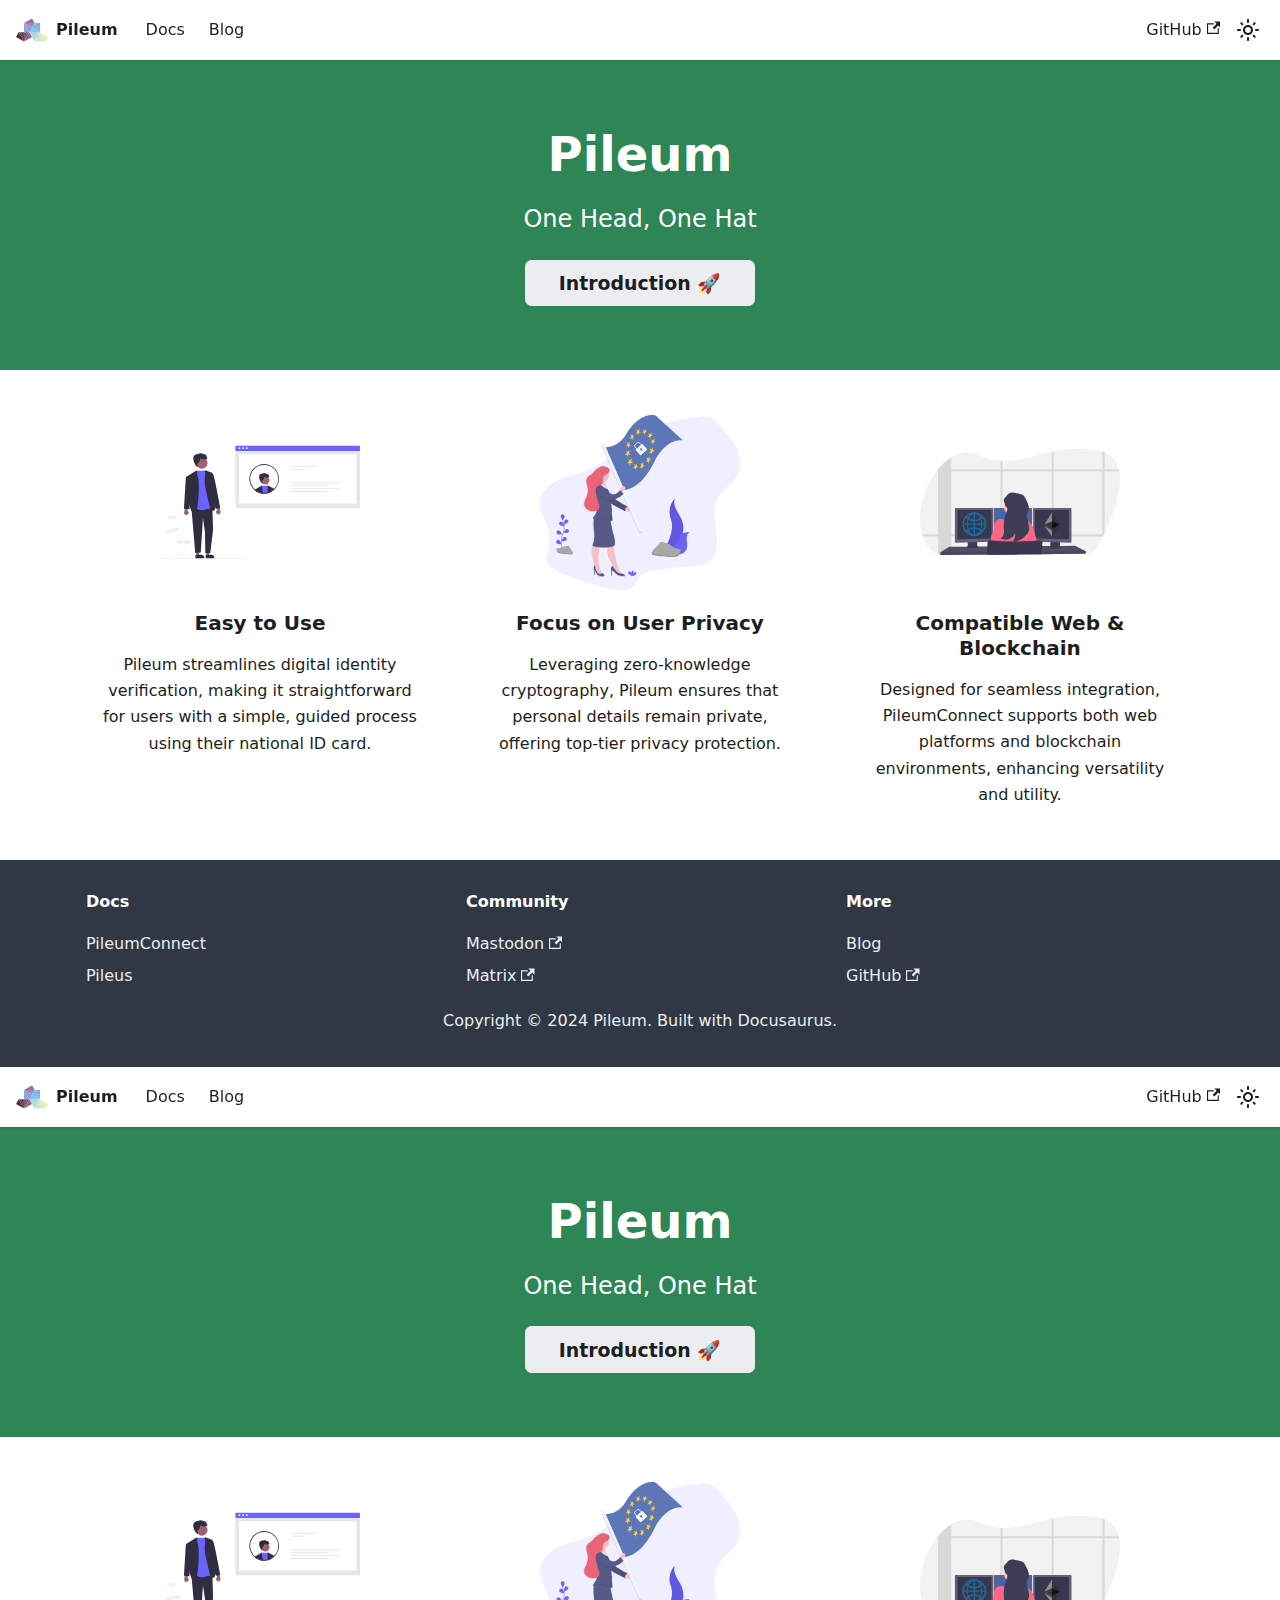
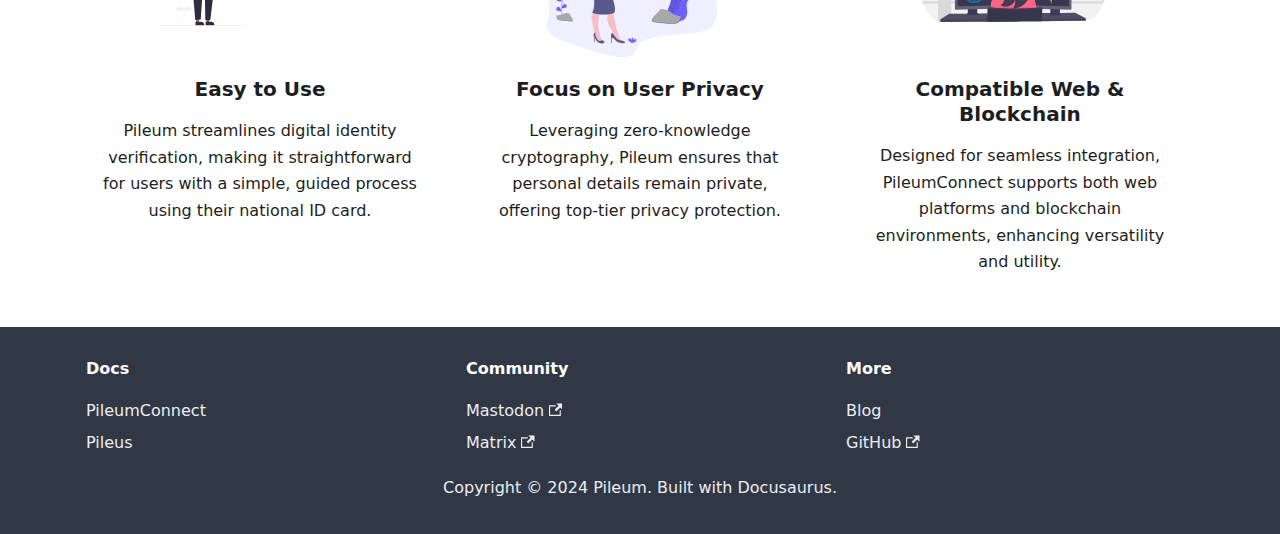
<file: index.html>
<!doctype html>
<html lang="en" dir="ltr" class="plugin-pages plugin-id-default" data-has-hydrated="false">
<head>
<meta charset="UTF-8">
<meta name="generator" content="Docusaurus v3.1.1">
<title data-rh="true">Pileum | Pileum</title><meta data-rh="true" name="viewport" content="width=device-width,initial-scale=1"><meta data-rh="true" name="twitter:card" content="summary_large_image"><meta data-rh="true" property="og:image" content="https://www.pileum.eu/img/logo.svg"><meta data-rh="true" name="twitter:image" content="https://www.pileum.eu/img/logo.svg"><meta data-rh="true" property="og:url" content="https://www.pileum.eu/"><meta data-rh="true" property="og:locale" content="en"><meta data-rh="true" name="docusaurus_locale" content="en"><meta data-rh="true" name="docusaurus_tag" content="default"><meta data-rh="true" name="docsearch:language" content="en"><meta data-rh="true" name="docsearch:docusaurus_tag" content="default"><meta data-rh="true" name="keywords" content="pileum, franceidentite, oidc, proof-of-personhood, ethereum, eip712"><meta data-rh="true" property="og:title" content="Pileum | Pileum"><meta data-rh="true" name="description" content="Pileum"><meta data-rh="true" property="og:description" content="Pileum"><link data-rh="true" rel="icon" href="/img/favicon.ico"><link data-rh="true" rel="canonical" href="https://www.pileum.eu/"><link data-rh="true" rel="alternate" href="https://www.pileum.eu/" hreflang="en"><link data-rh="true" rel="alternate" href="https://www.pileum.eu/" hreflang="x-default"><script data-rh="true">function insertBanner(){var n=document.createElement("div");n.id="__docusaurus-base-url-issue-banner-container";n.innerHTML='\n<div id="__docusaurus-base-url-issue-banner" style="border: thick solid red; background-color: rgb(255, 230, 179); margin: 20px; padding: 20px; font-size: 20px;">\n   <p style="font-weight: bold; font-size: 30px;">Your Docusaurus site did not load properly.</p>\n   <p>A very common reason is a wrong site <a href="https://docusaurus.io/docs/docusaurus.config.js/#baseUrl" style="font-weight: bold;">baseUrl configuration</a>.</p>\n   <p>Current configured baseUrl = <span style="font-weight: bold; color: red;">/</span>  (default value)</p>\n   <p>We suggest trying baseUrl = <span id="__docusaurus-base-url-issue-banner-suggestion-container" style="font-weight: bold; color: green;"></span></p>\n</div>\n',document.body.prepend(n);var e=document.getElementById("__docusaurus-base-url-issue-banner-suggestion-container"),s=window.location.pathname,o="/"===s.substr(-1)?s:s+"/";e.innerHTML=o}document.addEventListener("DOMContentLoaded",(function(){void 0===window.docusaurus&&insertBanner()}))</script><link rel="alternate" type="application/rss+xml" href="/blog/rss.xml" title="Pileum RSS Feed">
<link rel="alternate" type="application/atom+xml" href="/blog/atom.xml" title="Pileum Atom Feed"><link rel="stylesheet" href="/assets/css/styles.4e2a0f7b.css">
<script src="/assets/js/runtime~main.bfde9d5d.js" defer="defer"></script>
<script src="/assets/js/main.bd8341ad.js" defer="defer"></script>
</head>
<body class="navigation-with-keyboard">
<script>!function(){function t(t){document.documentElement.setAttribute("data-theme",t)}var e=function(){try{return new URLSearchParams(window.location.search).get("docusaurus-theme")}catch(t){}}()||function(){try{return localStorage.getItem("theme")}catch(t){}}();t(null!==e?e:"light")}(),function(){try{const c=new URLSearchParams(window.location.search).entries();for(var[t,e]of c)if(t.startsWith("docusaurus-data-")){var a=t.replace("docusaurus-data-","data-");document.documentElement.setAttribute(a,e)}}catch(t){}}()</script><div id="__docusaurus"><div role="region" aria-label="Skip to main content"><a class="skipToContent_fXgn" href="#__docusaurus_skipToContent_fallback">Skip to main content</a></div><nav aria-label="Main" class="navbar navbar--fixed-top"><div class="navbar__inner"><div class="navbar__items"><button aria-label="Toggle navigation bar" aria-expanded="false" class="navbar__toggle clean-btn" type="button"><svg width="30" height="30" viewBox="0 0 30 30" aria-hidden="true"><path stroke="currentColor" stroke-linecap="round" stroke-miterlimit="10" stroke-width="2" d="M4 7h22M4 15h22M4 23h22"></path></svg></button><a class="navbar__brand" href="/"><div class="navbar__logo"><img src="/img/logo.svg" alt="Pileum Logo" class="themedComponent_mlkZ themedComponent--light_NVdE"><img src="/img/logo.svg" alt="Pileum Logo" class="themedComponent_mlkZ themedComponent--dark_xIcU"></div><b class="navbar__title text--truncate">Pileum</b></a><a class="navbar__item navbar__link" href="/docs/intro">Docs</a><a class="navbar__item navbar__link" href="/blog">Blog</a></div><div class="navbar__items navbar__items--right"><a href="https://github.com/pileum-eu" target="_blank" rel="noopener noreferrer" class="navbar__item navbar__link">GitHub<svg width="13.5" height="13.5" aria-hidden="true" viewBox="0 0 24 24" class="iconExternalLink_nPIU"><path fill="currentColor" d="M21 13v10h-21v-19h12v2h-10v15h17v-8h2zm3-12h-10.988l4.035 4-6.977 7.07 2.828 2.828 6.977-7.07 4.125 4.172v-11z"></path></svg></a><div class="toggle_vylO colorModeToggle_DEke"><button class="clean-btn toggleButton_gllP toggleButtonDisabled_aARS" type="button" disabled="" title="Switch between dark and light mode (currently light mode)" aria-label="Switch between dark and light mode (currently light mode)" aria-live="polite"><svg viewBox="0 0 24 24" width="24" height="24" class="lightToggleIcon_pyhR"><path fill="currentColor" d="M12,9c1.65,0,3,1.35,3,3s-1.35,3-3,3s-3-1.35-3-3S10.35,9,12,9 M12,7c-2.76,0-5,2.24-5,5s2.24,5,5,5s5-2.24,5-5 S14.76,7,12,7L12,7z M2,13l2,0c0.55,0,1-0.45,1-1s-0.45-1-1-1l-2,0c-0.55,0-1,0.45-1,1S1.45,13,2,13z M20,13l2,0c0.55,0,1-0.45,1-1 s-0.45-1-1-1l-2,0c-0.55,0-1,0.45-1,1S19.45,13,20,13z M11,2v2c0,0.55,0.45,1,1,1s1-0.45,1-1V2c0-0.55-0.45-1-1-1S11,1.45,11,2z M11,20v2c0,0.55,0.45,1,1,1s1-0.45,1-1v-2c0-0.55-0.45-1-1-1C11.45,19,11,19.45,11,20z M5.99,4.58c-0.39-0.39-1.03-0.39-1.41,0 c-0.39,0.39-0.39,1.03,0,1.41l1.06,1.06c0.39,0.39,1.03,0.39,1.41,0s0.39-1.03,0-1.41L5.99,4.58z M18.36,16.95 c-0.39-0.39-1.03-0.39-1.41,0c-0.39,0.39-0.39,1.03,0,1.41l1.06,1.06c0.39,0.39,1.03,0.39,1.41,0c0.39-0.39,0.39-1.03,0-1.41 L18.36,16.95z M19.42,5.99c0.39-0.39,0.39-1.03,0-1.41c-0.39-0.39-1.03-0.39-1.41,0l-1.06,1.06c-0.39,0.39-0.39,1.03,0,1.41 s1.03,0.39,1.41,0L19.42,5.99z M7.05,18.36c0.39-0.39,0.39-1.03,0-1.41c-0.39-0.39-1.03-0.39-1.41,0l-1.06,1.06 c-0.39,0.39-0.39,1.03,0,1.41s1.03,0.39,1.41,0L7.05,18.36z"></path></svg><svg viewBox="0 0 24 24" width="24" height="24" class="darkToggleIcon_wfgR"><path fill="currentColor" d="M9.37,5.51C9.19,6.15,9.1,6.82,9.1,7.5c0,4.08,3.32,7.4,7.4,7.4c0.68,0,1.35-0.09,1.99-0.27C17.45,17.19,14.93,19,12,19 c-3.86,0-7-3.14-7-7C5,9.07,6.81,6.55,9.37,5.51z M12,3c-4.97,0-9,4.03-9,9s4.03,9,9,9s9-4.03,9-9c0-0.46-0.04-0.92-0.1-1.36 c-0.98,1.37-2.58,2.26-4.4,2.26c-2.98,0-5.4-2.42-5.4-5.4c0-1.81,0.89-3.42,2.26-4.4C12.92,3.04,12.46,3,12,3L12,3z"></path></svg></button></div><div class="navbarSearchContainer_Bca1"></div></div></div><div role="presentation" class="navbar-sidebar__backdrop"></div></nav><div id="__docusaurus_skipToContent_fallback" class="main-wrapper mainWrapper_z2l0"><header class="hero hero--primary heroBanner_qdFl"><div class="container"><h1 class="hero__title">Pileum</h1><p class="hero__subtitle">One Head, One Hat</p><div class="buttons_AeoN"><a class="button button--secondary button--lg" href="/docs/intro">Introduction 🚀</a></div></div></header><main><section class="features_t9lD"><div class="container"><div class="row"><div class="col col--4"><div class="text--center"><svg xmlns="http://www.w3.org/2000/svg" data-name="Layer 1" width="903.807" height="509.145" viewBox="0 0 903.807 509.145" class="featureSvg_GfXr" role="img"><path d="m68 508.89-.952-1.758c12.753-6.898 28.626-15.481 36.916-29.568 8.172-13.886 8.356-32.742.479-49.21-6.704-14.016-19.018-26.573-35.612-36.314-3.273-1.92-6.708-3.742-10.031-5.503-8.032-4.256-16.336-8.658-23.184-14.903-9.432-8.6-16.568-23.034-11.25-35.89a23.856 23.856 0 0 1 20.678-14.468l.113 1.997a21.86 21.86 0 0 0-18.948 13.248c-4.942 11.947 1.839 25.505 10.754 33.636 6.661 6.073 14.852 10.415 22.774 14.613 3.341 1.77 6.797 3.602 10.107 5.546 16.939 9.943 29.527 22.798 36.403 37.174 8.16 17.06 7.946 36.637-.56 51.089-8.572 14.566-24.716 23.297-37.688 30.312Z" fill="#f1f1f1"></path><ellipse cx="57.72" cy="323.317" rx="17.5" ry="8.5" fill="#f1f1f1"></ellipse><ellipse cx="71.72" cy="379.317" rx="17.5" ry="8.5" fill="#f1f1f1"></ellipse><ellipse cx="39.72" cy="388.317" rx="17.5" ry="8.5" fill="#f1f1f1"></ellipse><ellipse cx="89.72" cy="435.317" rx="17.5" ry="8.5" fill="#f1f1f1"></ellipse><ellipse cx="124.72" cy="435.317" rx="17.5" ry="8.5" fill="#f1f1f1"></ellipse><path data-name="Rectangle 62" fill="#e6e6e6" d="M341.011 15.429h562.796v267.056H341.011z"></path><path data-name="Rectangle 75" fill="#fff" d="M357.104 38.33h530.61v222.814h-530.61z"></path><path data-name="Rectangle 80" fill="#6c63ff" d="M340.771 0h562.796v23.909H340.771z"></path><circle data-name="Ellipse 90" cx="358.539" cy="11.059" r="4.431" fill="#fff"></circle><circle data-name="Ellipse 91" cx="375.359" cy="11.059" r="4.431" fill="#fff"></circle><circle data-name="Ellipse 92" cx="392.18" cy="11.059" r="4.431" fill="#fff"></circle><path data-name="Path 142" d="M594.432 91.208a2.147 2.147 0 0 0 0 4.294h117.804a2.147 2.147 0 0 0 0-4.294Z" fill="#e6e6e6"></path><path data-name="Path 143" d="M594.432 104.09a2.147 2.147 0 0 0 0 4.294h60.142a2.147 2.147 0 0 0 0-4.294Z" fill="#e6e6e6"></path><path data-name="Path 142" d="M591.468 166.444a2.147 2.147 0 0 0 0 4.293h220.883a2.147 2.147 0 0 0 0-4.293Z" fill="#e6e6e6"></path><path data-name="Path 143" d="M591.468 179.326a2.147 2.147 0 0 0 0 4.294h163.22a2.147 2.147 0 0 0 0-4.294Z" fill="#e6e6e6"></path><path data-name="Path 142" d="M591.468 191.917a2.147 2.147 0 0 0 0 4.294h220.883a2.147 2.147 0 0 0 0-4.294Z" fill="#e6e6e6"></path><path data-name="Path 143" d="M591.468 204.8a2.147 2.147 0 0 0 0 4.294h163.22a2.147 2.147 0 0 0 0-4.294Z" fill="#e6e6e6"></path><circle cx="475.989" cy="156.462" r="18.694" fill="#a0616a"></circle><path d="M470.069 141.507s8.724 2.337 13.242 3.271 4.05-1.713 4.05-1.713 5.92.779 5.609.155 2.492-3.894-.78-7.633-2.336-6.543-2.336-6.543h-2.804l-.78-1.09h-4.361s-4.823-4.23-13.391-2.983-18.701 4.54-19.636 9.681a45.177 45.177 0 0 1-.487 2.29c-2.343 9.892 2.635 19.147 7.798 27.903 1.27 2.152 7.407 6.844 7.25 3.625s-5.525-10.45-1.786-10.917 10.126-9.97 8.412-16.046Z" fill="#2f2e41"></path><path d="M465.384 216.898a65.38 65.38 0 0 1-10.7-1.758l.198-3.728 1.637-29.642.014-.228h32.93l5.169 27.293.697 3.683a64.107 64.107 0 0 1-4.152 1.47c-.016 0-.016.015-.03.015a72.877 72.877 0 0 1-5.942 1.576 68.558 68.558 0 0 1-8.062 1.243 62.045 62.045 0 0 1-6.303.303c-1.82 0-3.653-.076-5.456-.227Z" fill="#6c63ff"></path><path d="M444.213 211.624a68.695 68.695 0 0 1-3.986-1.894l-.56-.288a42.73 42.73 0 0 1-1.152-.622q-.773-.432-1.5-.863c-.47-.273-.955-.561-1.425-.85-.03-.014-.045-.03-.075-.03-1.637-1.045-3.244-2.121-4.79-3.288l-.773-.59-.272-4.365.394-.243 26.445-16.821.363-.228.03-.015 3.728.015v13.882c2.107 3.046 3.531 9.426 4.41 17.776.122 1.197.227 2.425.334 3.698a65.38 65.38 0 0 1-10.7-1.758 15.07 15.07 0 0 1-1.12-.273 62.702 62.702 0 0 1-6.517-2.091c-.652-.243-1.288-.5-1.925-.758l-.06-.03c-.273-.122-.576-.243-.85-.364Z" fill="#2f2e41"></path><path d="M438.515 208.82q-.773-.432-1.5-.863c-.47-.273-.955-.561-1.425-.85-.03-.014-.045-.03-.075-.03-1.637-1.045-3.244-2.121-4.79-3.288l-.773-.59c-.12-.107-.242-.198-.378-.304a46.233 46.233 0 0 1-2.819-2.334c-.045-.03-.075-.076-.121-.106a10.422 10.422 0 0 1 3.046-1.621l1.076.318 7.668 2.303.045 3.107ZM503.088 208.866c-.455.242-.91.485-1.364.712-.106.06-.197.106-.288.152-.606.303-1.197.606-1.803.894-.015.015-.046.015-.046.03-.03.015-.075.03-.106.045a67.37 67.37 0 0 1-4.152 1.819 64.107 64.107 0 0 1-4.152 1.47c-.016 0-.016.015-.03.015a72.877 72.877 0 0 1-5.942 1.576 12.506 12.506 0 0 1 .486-3.682l.015-.213 1.303-21.095-1.743-9.047 5.001-.742 27.506 14.806s-3.031 3.03-15.473 9.486c-1.1.571.515 2.47.788 3.774Z" fill="#2f2e41"></path><path d="M476.81 213.185c-1.97.182-3.97.273-5.97.273-1.94 0-3.865-.076-5.79-.258.122 1.197.227 2.425.334 3.698 1.803.151 3.637.227 5.456.227a62.045 62.045 0 0 0 6.304-.303 68.558 68.558 0 0 0 8.061-1.243 12.506 12.506 0 0 1 .486-3.682l.015-.213a62.996 62.996 0 0 1-8.895 1.5Zm57.268-85.047a66.972 66.972 0 1 0-115.733 63.618 66.288 66.288 0 0 0 1.864 2.243c.06.06.09.106.136.152a63.82 63.82 0 0 0 4.986 5.137c.424.394.863.788 1.303 1.167.046.03.076.076.121.106.91.818 1.85 1.591 2.819 2.334.136.106.258.197.378.303l.774.591c1.545 1.167 3.152 2.243 4.789 3.288.03 0 .045.016.075.03.47.289.955.577 1.425.85q.728.431 1.5.863c.379.212.773.425 1.152.622l.56.288a68.721 68.721 0 0 0 3.986 1.894c.273.121.576.242.849.363l.06.03c.637.258 1.273.516 1.925.759a62.702 62.702 0 0 0 6.516 2.09c.379.107.743.198 1.122.274a65.38 65.38 0 0 0 10.699 1.758c1.803.151 3.637.227 5.456.227a62.045 62.045 0 0 0 6.303-.303 68.558 68.558 0 0 0 8.062-1.243c2.001-.44 3.987-.97 5.941-1.576.015 0 .015-.015.03-.015 1.41-.44 2.789-.94 4.153-1.47a67.38 67.38 0 0 0 4.152-1.819c.03-.015.076-.03.106-.045 0-.015.03-.015.046-.03.606-.288 1.197-.591 1.803-.894.091-.046.182-.091.288-.152.455-.227.909-.47 1.364-.712.03-.015.045-.03.075-.046a70.307 70.307 0 0 0 3.547-2.106c.318-.197.636-.394.955-.622.47-.287.924-.606 1.363-.924.592-.41 1.182-.833 1.759-1.273a4.68 4.68 0 0 0 .545-.409 57.746 57.746 0 0 0 4.076-3.364 66.914 66.914 0 0 0 18.67-71.984Zm-19.806 68.074a64.792 64.792 0 0 1-5.152 4.364c-.394.303-.804.606-1.212.88-.395.302-.789.59-1.198.863a25.59 25.59 0 0 1-1.06.712c-.031.03-.076.046-.107.076-.258.182-.53.349-.788.515-.803.5-1.637 1-2.455 1.47-.197.106-.379.228-.576.334-.106.06-.212.12-.333.181-.455.258-.91.485-1.364.728-.06.045-.136.06-.197.106a.112.112 0 0 0-.06.03c-.319.167-.637.319-.955.47-.273.137-.53.273-.804.394a67.268 67.268 0 0 1-3.38 1.5c-1.196.485-2.408.925-3.636 1.334-.303.106-.622.227-.94.318-1.44.455-2.879.864-4.35 1.197a62.996 62.996 0 0 1-8.894 1.5c-1.97.183-3.971.274-5.971.274-1.94 0-3.865-.076-5.79-.258a62.373 62.373 0 0 1-10.168-1.788l-.38-.091a58.11 58.11 0 0 1-8.016-2.728c-.136-.06-.288-.106-.409-.167-.152-.06-.288-.106-.41-.167-.15-.06-.287-.12-.423-.181a67.796 67.796 0 0 1-3.35-1.607l-.515-.273a45.88 45.88 0 0 1-2.91-1.636 18.143 18.143 0 0 1-1.015-.606c-.379-.228-.758-.47-1.122-.713l-.272-.181c-.849-.576-1.712-1.152-2.53-1.773-.576-.425-1.137-.834-1.698-1.273-.364-.273-.727-.561-1.076-.864-.227-.167-.454-.364-.682-.561-.303-.258-.606-.515-.909-.788-.47-.379-.91-.803-1.334-1.197a60.23 60.23 0 0 1-4.834-5.001c-.515-.576-1-1.152-1.47-1.758a3.647 3.647 0 0 1-.303-.379 63.298 63.298 0 1 1 93.048 6.744Z" fill="#3f3d56"></path><path fill="#a0616a" d="m163.436 496.698 12.26-.001 5.832-47.288-18.094.001.002 47.288z"></path><path d="M160.309 492.695h24.145a15.387 15.387 0 0 1 15.387 15.385v.5l-39.531.002Z" fill="#2f2e41"></path><path fill="#a0616a" d="m209.436 496.698 12.26-.001 5.832-47.288-18.094.001.002 47.288z"></path><path d="M206.309 492.695h24.145a15.387 15.387 0 0 1 15.387 15.385v.5l-39.531.002Z" fill="#2f2e41"></path><path d="M126.237 309.84a10.056 10.056 0 0 0-1.884-15.304l8.518-34.705-17.492 6.233-5.407 32.001a10.11 10.11 0 0 0 16.265 11.775ZM256.378 306.84a10.056 10.056 0 0 1 1.883-15.304l-8.518-34.705 17.492 6.233 5.407 32.001a10.11 10.11 0 0 1-16.264 11.775Z" fill="#9e616a"></path><path fill="#2f2e41" d="m142.367 285.513 16.993 199.065 24.864-2.267 9.951-153.85 8.858 60.918 1.774 96.766 22.5-1.5 12.494-104.1-3.065-100.817-85.417-8.65-8.952 14.435z"></path><circle cx="189.112" cy="78.582" r="25.786" fill="#a0616a"></circle><path d="M180.947 57.954s12.033 3.223 18.265 4.512 5.586-2.363 5.586-2.363 8.166 1.074 7.736.215 3.438-5.372-1.074-10.53-3.223-9.025-3.223-9.025h-3.868l-1.075-1.504h-6.016s-6.652-5.833-18.471-4.114-25.795 6.263-27.084 13.354c-.175.962-.405 2.03-.673 3.16-3.231 13.643 3.635 26.408 10.757 38.486 1.75 2.968 10.217 9.44 10 5s-7.621-14.414-2.464-15.058 13.967-13.753 11.604-22.133Z" fill="#2f2e41"></path><path d="M162.28 113.176h45.411l32.11 169.575s-27.994 2.394-43.994 8.394-42.598-13.706-42.598-13.706Z" fill="#6c63ff"></path><path d="M167.949 132.326v-19.15l-5.142-.03-37.567 23.884 8.152 130.863s9.648 43.658 24.281 43.205 25.918-156.09 10.276-178.772Z" fill="#2f2e41"></path><path d="m137.307 140.645-12.067-3.615s-8.933 2.615-8.933 11.615-7.697 136.868-7.697 136.868l24.451 2.161 5.246-65.029ZM204.307 125.645l-2.405-12.469 6.905-1.03 25 10s22.5 164.5 12.5 169.5-16.752 1.125-16.752 1.125-32.891-121.326-27.07-137.726Z" fill="#2f2e41"></path><path d="m216.307 124.645 4.267-1.857s12.523-6.206 19.628 6.326 32.105 152.531 32.105 152.531l-20.57 3.868-15.379-50.384Z" fill="#2f2e41"></path><path d="M382 509.145H1a1 1 0 1 1 0-2h381a1 1 0 0 1 0 2Z" fill="#cacaca"></path></svg></div><div class="text--center padding-horiz--md"><h3>Easy to Use</h3><p>Pileum streamlines digital identity verification, making it straightforward for users with a simple, guided process using their national ID card.</p></div></div><div class="col col--4"><div class="text--center"><svg xmlns="http://www.w3.org/2000/svg" xmlns:xlink="http://www.w3.org/1999/xlink" data-name="Layer 1" width="1006.98" height="889.13" viewBox="0 0 1006.98 889.13" class="featureSvg_GfXr" role="img"><defs><linearGradient id="a" x1="436.86" y1="827.5" x2="436.86" y2="266.81" gradientUnits="userSpaceOnUse"><stop offset="0" stop-color="gray" stop-opacity="0.25"></stop><stop offset="0.54" stop-color="gray" stop-opacity="0.12"></stop><stop offset="1" stop-color="gray" stop-opacity="0.1"></stop></linearGradient><linearGradient id="b" x1="729.55" y1="449.33" x2="729.55" y2="-37.39" gradientTransform="rotate(-34.67 813.033 377.043)" xlink:href="#a"></linearGradient><linearGradient id="c" x1="752.36" y1="126.67" x2="752.36" y2="59.43" gradientTransform="rotate(-34.67 813.033 377.043)" xlink:href="#a"></linearGradient></defs><title>gdpr</title><path d="M.49 462.75c3 33.76 22.14 64.32 33.82 96.47a228.68 228.68 0 0 1 4.45 142c-2.78 9.58-6.21 19.19-6.21 29 0 33.82 38.53 56.27 73.54 71.2a1340.62 1340.62 0 0 0 276.82 83.64c31.07 5.87 69.88 8.4 89.54-13.67 9.44-10.6 11.72-24.44 18.65-36.33 17.67-30.31 60.67-42.1 99.26-48.84a1212.54 1212.54 0 0 1 140.67-16.19c47.48-2.67 101.39-5 132.86-36.17 20-19.82 25.82-47.17 26.62-73 2.61-84.74-37.88-176.44 14.09-249.83 21.79-30.78 57.37-53.26 79-84.13 31.31-44.73 28.61-101.54 7.41-149.21s-58.75-88.2-95.76-127.92c-12.3-13.14-25.36-26.8-43.76-32.89-19.13-6.34-40.82-3.43-61.33-.43-93.28 13.62-190.13 28.45-268.37 75.23-38.86 23.23-71.32 53.36-106 81.07-74.86 59.88-161.63 115.18-260.51 138.82-80.34 19.2-162.06 71-154.79 151.18Z" fill="#6c63ff" opacity="0.1"></path><path d="M540.77 473.09a15.42 15.42 0 0 1 1.46-.66S501 449.2 489.52 442.75a96.8 96.8 0 0 1-11.84-8.33c14.34-5.2 34.4-14.49 45-28.44 0 0-3-2.5-6.85-6.13l4.14-4.84s21.62-17.42 6.76-26.45c-12.08-7.34-19.7 12.15-22.13 19.72l-.85-1s-23.26 35.53-54.63 17.86a43 43 0 0 1-4.84-8.83 39.93 39.93 0 0 0-11-15.42l-3.19-12.33-5.69-4.69c0-6.74.22-14.85 1-22q.07-.68.15-1.35c11-4.37 18.76-14.73 18.76-26.82a27.82 27.82 0 0 0-2.84-12.26c4.45-5.09 7.68-12 6.72-18-.75-4.65-4.72-7.68-9.48-9.82-4.58-2.32-10.18-3.68-14.37-4.82-7.71-2.09-16.13-3.08-23.63-.37-12.4 4.47-20.06 9.62-29.7 18.31-7.62 6.87-16 18.83-25 24s-17.81 11.87-21.3 21.26c-4.92 13.28 1.82 27.55 4.86 41.33a79.42 79.42 0 0 1-3.82 46.43c-5.9 14.75-16.45 29.16-13.86 44.75 2 11.84 11.37 21 22.9 26.29A57.8 57.8 0 0 0 351 496c9.71 1.59 20.08 1.08 29.05-2.59a107.73 107.73 0 0 1-16.21 30c-6.65 8.46-6 13.06-.12 13.5q-.31 1.19-.58 2.53c-1.91 9.37-2.52 24.7.7 49.78 8.11 63.23-9.46 82.58-9.46 82.58s1.88.66 5.28 1.64q-.21.57-.42 1.17c-3.72 10.56-7.24 29.16-.12 54 7.67 26.7 9.92 39 10.57 44.28v.31c-.77.3-3.57 1.63-5.63 5.78a16.42 16.42 0 0 0 2.46 18v24.5h3.38v-20.65a58.32 58.32 0 0 1 7.57 11.51 26.11 26.11 0 0 0 20.14 14.26c8.7 1.18 18.3 1.61 22.3-1.26 0 0 3-5.65-11.35-12.5l-.12-.18c-4.72-6.88-12-18.82-13.1-28.19a78.33 78.33 0 0 0-3.7-16.89 49.62 49.62 0 0 1-2.64-12.75c-1-13.29-2.74-42.42-.16-48.85 1.74-4.33 2.77-15.2 3.35-24.7 0-.43.05-.86.08-1.28a188.88 188.88 0 0 0 45.23.33v6.3s-6.08 19.36 6.08 47.1c0 0 16.49 25.19 20.22 40.07q.16.64.29 1.25c-2.21.26-11.95 2.55-8.34 23.19l-.68 27.1h3.38l.68-23.87s3.38-5.81 14.87 6.45q2.61 2.79 4.72 5.17a41.93 41.93 0 0 0 32.82 13.84c7.38-.26 14.43-1 17.19-2.88 0 0 6.76-5.16-10.14-7.74l-7.78-2.31h-.29l-1.11-1.24c-5.9-6.68-14.47-18-16.66-29.5a53 53 0 0 0-3.66-11.52l-6.32-14.22-14.87-76.06s.78-3.34 1.54-7.43c.08-.45.17-.92.25-1.38l2.26-.87s13.52-9.68-6.76-68.39c0 0-7.88-32.7-11.87-58.75l9.84-1.89s-1.52-23-4.55-39c2-7.5 3.1-14 1.85-17.18a29.93 29.93 0 0 1-1.72-9 206.09 206.09 0 0 0-2.23-20.71l12.73 9 64.2 31c-2.46-5.06-2.85-9.21-2.14-12.56 4.68 6.69 17.1 21.62 27.82 9.33 10.94-12.43-9.96-18.63-18.35-20.54Z" transform="translate(-96.51 -5.43)" fill="url(#a)"></path><path d="M435.12 467.87s33.09 5.73 20.36 21-28-12.09-28-12.09Z" fill="#f8bdc5"></path><path d="M325.03 369.24s16.54 7.64 22.27 23.54 31.82 39.45 42.63 45.82 49.63 29.27 49.63 29.27-16.54 6.36-8.27 24.18l-60.45-30.54-27.35-20.36Z" fill="#575988"></path><path d="M325.03 369.24s16.54 7.64 22.27 23.54 31.82 39.45 42.63 45.82 49.63 29.27 49.63 29.27-16.54 6.36-8.27 24.18l-60.45-30.54-27.35-20.36Z" opacity="0.1"></path><path d="M678.25 7.9s-72.88-26.62-150.38 95.21c0 0-32.58 68-105.38 67.73l-7.8-17.78-14.69 5.77 197 450 14.86-4.77-92.78-213.14c30.78-2.36 99.37-24.52 161.93-162.65 0 0 56.2-104.9 138.5-92.5Z" transform="translate(-96.51 -5.43)" fill="url(#b)"></path><path d="m314 167.37 95.49 215.94s92.6 22.6 174.6-158.44c0 0 55-102.61 135.48-90.48L581.43 9.3s-71.3-26-147.1 93.14c-.01 0-36.99 77.25-120.33 64.93Z" fill="#5d76b7"></path><path fill="#ffd037" d="m435.62 142.44 4.64 12.94-8.93 8.87 10.41-1.28 3.89 11.84 3.08-13.44 9.69-.78-8.59-6.97 1.99-12.68-7.59 8.48-8.59-6.98zM455.1 103.68l4.13 12.21-7.81 9.71 9.29-2.13 4.98 11.09 1.24-13.77 10.16-1.65-8.81-5.74 1.88-12.07-6.25 8.09-8.81-5.74zM484.53 80.09 489 90.45l-7.67 10.69 9.16-3.1 4.47 10.36 2.97-12.82 10.53-1.9-9.8-5.61L502 75l-8.18 9.96-9.29-4.87zM517.42 79.4l4.48 10.36-9.3 9.13 10.64-2.52 4.11 10.61 3.34-13.07 10.78-1.53-8.79-4.15 3.08-13.44-9.04 9.49-9.3-4.88zM544.77 98.7l4.47 10.36-9.29 9.13 10.64-2.52 4.11 10.61 3.33-13.07 10.78-1.53-8.79-4.15 3.09-13.44-9.05 9.49-9.29-4.88zM559.4 128.41l4.47 10.36-9.29 9.13 10.63-2.52 4.12 10.61 3.33-13.07 10.78-1.53-8.79-4.15 3.09-13.44-9.05 9.49-9.29-4.88zM552.35 175.81l4.98 11.09-8.85 13.66 10.72-4.73 4.59 9.74 2.22-13.91 11.34-4.62-10.02-4.37 2.1-13.29-6.83 9.57-10.25-3.14zM536.29 220.29l3.89 11.84-7.76 12.9 10.36-4.47 4.36 10.98 2.08-14.9 9.74-4.58-8.79-4.15 2.33-14.53-7.31 10.44-8.9-3.53zM505.57 247.46l4.02 12.82-9.38 11.34 9.29-2.13 4.12 10.62 3.08-13.44 9.63-3.97-7.58-5.52 2.08-14.89-7.06 10.8-8.2-5.63zM473.85 252.18l3.66 13.07-9.81 8.4 9.94-.42 2.88 10.39 3.84-12.35 10.89-2.15-7.97-6.86 1.88-12.07-7.11 7.62-8.2-5.63zM445.07 228.48l3.78 12.46-12.02 8.31 12.66.4 2.43 12.85 4.79-14.08 11.9-.7-8.95-6.72 3.78-15.54-10.64 9.52-7.73-6.5zM433.78 185.7l3.78 12.46-12.02 8.31 12.66.39 2.43 12.86 4.79-14.09 11.9-.69-8.96-6.72 3.79-15.54-10.64 9.51-7.73-6.49z"></path><path d="m636.68 183.14-22-24.47a3.83 3.83 0 0 0-5.41-.29L607.5 160l-9.2-10.25a9.75 9.75 0 0 0-13.77-.74l-12 10.77a9.75 9.75 0 0 0-.74 13.77l9.2 10.25-1.79 1.61a3.83 3.83 0 0 0-.29 5.41l22 24.47a3.83 3.83 0 0 0 5.41.29l30.08-27a3.83 3.83 0 0 0 .28-5.44ZM576.07 173a9.75 9.75 0 0 1 .74-13.77l6.75-6.06a9.75 9.75 0 0 1 13.77.74l7.55 8.41-21.26 19.08Zm34.08 13.86 3.56 4a2.14 2.14 0 1 1-3.19 2.87l-3.76-4.19a5.2 5.2 0 1 1 3.39-2.65Z" transform="translate(-96.51 -5.43)" fill="url(#c)"></path><path d="m488.8 145.02-11.39 10.23a9.26 9.26 0 0 0-.7 13.08l9.65 10.75 2.49-2.24-8.08-9a9.26 9.26 0 0 1 .7-13.08l6.41-5.75a9.26 9.26 0 0 1 13.08.7l8.08 9 2.49-2.24-9.65-10.75a9.26 9.26 0 0 0-13.08-.7Z" fill="#f0f5fa"></path><path d="m512.31 153.94-28.57 25.63a3.64 3.64 0 0 0-.28 5.14l20.87 23.24a3.64 3.64 0 0 0 5.14.28l28.58-25.66a3.64 3.64 0 0 0 .28-5.14l-20.84-23.21a3.64 3.64 0 0 0-5.18-.28Zm.81 27.05 3.38 3.77a2.025 2.025 0 1 1-3 2.72l-3.57-4a4.94 4.94 0 1 1 3.22-2.51ZM309.21 156.95 501.22 595.5l14.53-4.67L323.61 151.3l-14.4 5.65z" fill="#f0f5fa"></path><path d="M403.3 387.69s7.64-31.18 21.64-22.27-6.36 26.09-6.36 26.09l-5.73 7Z" fill="#f8bdc5"></path><path fill="#dedff7" d="m326.69 359.16 7.25 6.26 3.06 12.42-4.97-2.88v-9.54l-5.35-.64.01-5.62z"></path><path opacity="0.1" d="m326.69 359.16 7.25 6.26 3.06 12.42-4.97-2.88v-9.54l-5.35-.64.01-5.62z"></path><path d="m348.26 485.05 4.23 54.73 12.65-2.55s-2.81-44.54-8.43-52.18-8.45 0-8.45 0Z" fill="#575988"></path><path d="m348.26 485.05 4.23 54.73 12.65-2.55s-2.81-44.54-8.43-52.18-8.45 0-8.45 0Z" opacity="0.1"></path><path d="m317.39 808.95-20.36 3.18-11.45-8.91-8.27-26.09v-9.56a21.06 21.06 0 0 0-.23-3.42c-.61-5.17-2.73-17.33-10-43.67-6.71-24.47-3.39-42.81.11-53.22a47.11 47.11 0 0 1 4.34-9.77h27.36s-.15 7.59-.66 16.36c-.55 9.37-1.51 20.1-3.16 24.37-2.44 6.34-.77 35.07.15 48.18a51 51 0 0 0 2.49 12.56 80.4 80.4 0 0 1 3.49 16.66c1 9.25 7.89 21 12.33 27.81 2.26 3.38 3.86 5.52 3.86 5.52ZM414.12 809.57l-8.91 2.55-17.18-7-21.64-22.9V769.5a24.28 24.28 0 0 0-.69-4.38c-3.51-14.68-19-39.52-19-39.52-11.45-27.36-5.73-46.45-5.73-46.45v-19.74s29.91-10.18 31.18-6.36c.71 2.14-.18 8.51-1.09 13.67-.72 4-1.45 7.32-1.45 7.32l14 75.09 5.95 14a54 54 0 0 1 3.44 11.36c2.07 11.31 10.14 22.5 15.69 29.09 3.1 3.75 5.43 5.99 5.43 5.99Z" fill="#f8bdc5"></path><path d="m317.39 808.95-20.36 3.18-11.45-8.91-8.27-26.09v-9.56a21.06 21.06 0 0 0-.23-3.42 4.76 4.76 0 0 1 .87-.4s2.55 9.55 1.27 14c-1 3.55 7.67 16.81 11.24 22a15.07 15.07 0 0 0 7.33 5.82c6.95 2.46 13.62-.86 15.8-2.14 2.2 3.38 3.8 5.52 3.8 5.52Z" opacity="0.1"></path><path d="M313.7 803.57s-8.06 5.62-16.55 2.61a15.06 15.06 0 0 1-7.33-5.78c-3.57-5.23-12.26-18.49-11.24-22 1.27-4.45-1.27-14-1.27-14s-3.23 1-5.5 5.78a16.81 16.81 0 0 0 2.32 17.78v24.16h3.18v-20.34a57.84 57.84 0 0 1 7.13 11.35 24.67 24.67 0 0 0 19 14.06c8.19 1.16 17.23 1.59 21-1.24-.05 0 2.75-5.57-10.74-12.38Z" fill="#575988"></path><path d="m414.12 809.57-8.91 2.55-17.18-7-21.64-22.9V769.5a24.28 24.28 0 0 0-.69-4.38 4.71 4.71 0 0 1 .69-.07c0 3.31 5.64 11.19 9.6 16.3a99.84 99.84 0 0 1 5.77 8.35c8.24 13.28 22.51 14 26.9 13.92 3.13 3.71 5.46 5.95 5.46 5.95Z" opacity="0.1"></path><path d="M366.39 766.31s-12.09 0-8.27 22.91l-.63 26.73h3.18l.64-23.54s3.18-5.73 14 6.36q2.46 2.75 4.45 5.1a38.65 38.65 0 0 0 30.91 13.65c6.94-.26 13.59-1 16.19-2.84 0 0 6.36-5.09-9.55-7.64l-7.32-2.23s-18.39 2-28.22-13.85a98.87 98.87 0 0 0-5.78-8.39c-3.95-5.07-9.6-12.95-9.6-16.26Z" fill="#575988"></path><path d="M271.58 657.5h27.36s-.15 7.59-.66 16.36a193.24 193.24 0 0 1-31-6.59 47.11 47.11 0 0 1 4.3-9.77ZM371.02 666.72a126.66 126.66 0 0 1-30.09 7.48v-14.79s29.91-10.18 31.18-6.36c.72 2.14-.17 8.52-1.09 13.67Z" opacity="0.1"></path><path d="M373.39 664.5c-52.18 21.64-110.72 0-110.72 0s16.54-19.09 8.91-81.45c-3-24.73-2.46-39.85-.66-49.1 2.73-14.07 8.29-14.53 8.29-14.53l75.09-8.91c-.67 2.55-.71 6.85-.34 12.2 1.79 25.34 13.06 74.34 13.06 74.34 19.1 57.91 6.37 67.45 6.37 67.45Z" fill="#575988"></path><path d="M333.3 323.42c-1.94 2.91-3.11 8.85-3.81 15.69-1.57 15.58-.65 35.85-.65 35.85s-38.82 21-29.91-6.36a68.36 68.36 0 0 0-4.44-50.9s45.18-3.82 38.81 5.72Z" fill="#f8bdc5"></path><path d="M333.3 323.42c-1.94 2.91-3.11 8.85-3.81 15.69a28.64 28.64 0 0 1-29-4.4 65.09 65.09 0 0 0-6-17s45.18-3.83 38.81 5.71Z" opacity="0.1"></path><circle cx="318.66" cy="311.33" r="28.64" fill="#f8bdc5"></circle><path d="M353.96 522.71c-3.49 9.58-6.66 17.07-6.66 17.07s-29.91-25.46-52.81-13.36c-10.81 5.7-19.06 8.15-23.56 7.53 2.73-14.07 8.29-14.53 8.29-14.53l75.09-8.91c-.68 2.55-.72 6.84-.35 12.2Z" opacity="0.1"></path><path d="M347.3 537.23s-29.91-25.45-52.81-13.36-34.36 9.55-22.91-5.73 26.73-47.73 15.27-71.91-15.91-62.36-7-72.54 17.18-21.64 17.18-24.18c0 0 32.45 23.54 38.82 33.09 1.83 2.74 4.82 9.74 8.14 18.33 1.79 4.64 3.69 9.74 5.56 14.88a189.19 189.19 0 0 1 7.1 24.7 208.84 208.84 0 0 1 4.31 32.5 30.76 30.76 0 0 0 1.62 8.86c3.81 10.18-15.28 55.36-15.28 55.36Z" fill="#575988"></path><path d="m333.94 366.06-.75 13.28-36.74-28s-.7-5.62 8.85.1 28.64 14.62 28.64 14.62Z" fill="#dedff7"></path><path d="M356.64 440.51c-33.61.62-71.7-36.91-71.7-36.91-13.36-35.63 31.82-28 31.82-28s3.72 9.58 27.23 25.33c1.79 4.64 3.69 9.74 5.56 14.88a189.19 189.19 0 0 1 7.09 24.7Z" opacity="0.1"></path><path d="M284.94 399.15s43.27 42.63 78.27 36.27c0 0 41.36-10.18 57.91-33.09 0 0-10.82-9.55-17.82-18.45 0 0-22.27 35.63-52.18 17.18s-34.36-29.91-34.36-29.91-45.18-7.64-31.82 28Z" fill="#575988"></path><path d="M329.77 267.7c-7.26-2.06-15.19-3-22.25-.37-11.68 4.41-18.89 9.49-28 18.06-7.18 6.77-15.08 18.57-23.53 23.65s-16.71 11.7-20 21c-4.63 13.1 1.71 27.17 4.58 40.76a81.81 81.81 0 0 1-3.6 45.79c-5.56 14.54-15.49 28.76-13 44.14 2.61 16.45 19.12 27.61 35.53 30.42 11.18 1.92 23.28.74 32.78-5.44a20 20 0 0 0 6.6-6.5c4.05-7 1.39-15.81-1.11-23.51-5.12-15.77-9.16-31.87-13.21-47.95-2.36-9.39-4.7-19.46-1.36-28.55 3.26-8.87 11.39-15.08 19.89-19.22 3.33-1.62 6.88-3.08 9.38-5.8a16.13 16.13 0 0 0 3.13-5.31c4.28-11.41-.52-26.13 7.74-35.1 4.2-4.56 10.67-6.14 15.85-9.55 6.54-4.31 13-14.49 11.77-22.75-1.34-8.7-13.68-11.64-21.19-13.77Z" opacity="0.1"></path><path d="M328.49 267.06c-7.26-2.06-15.19-3-22.25-.37-11.68 4.41-18.89 9.49-28 18.06-7.18 6.77-15.08 18.57-23.53 23.65s-16.71 11.7-20 21c-4.63 13.1 1.71 27.17 4.58 40.76a81.81 81.81 0 0 1-3.6 45.79c-5.56 14.54-15.49 28.76-13 44.14 2.61 16.45 19.12 27.61 35.53 30.42 11.18 1.92 23.28.74 32.78-5.44a20 20 0 0 0 6.6-6.5c4.05-7 1.39-15.81-1.11-23.51-5.12-15.77-9.16-31.87-13.21-47.95-2.36-9.39-4.7-19.46-1.36-28.55 3.26-8.87 11.39-15.08 19.89-19.22 3.33-1.62 6.88-3.08 9.38-5.8a16.13 16.13 0 0 0 3.13-5.31c4.28-11.41-.52-26.13 7.74-35.1 4.2-4.56 10.67-6.14 15.85-9.55 6.54-4.31 13-14.49 11.77-22.75-1.33-8.69-13.67-11.64-21.19-13.77Z" fill="#eb6475"></path><path d="M112.68 680.92s-13.26-45 2.49-78.14a71.09 71.09 0 0 0 5.75-44.6 119.57 119.57 0 0 0-6.31-20.93" fill="none" stroke="#535461" stroke-miterlimit="10" stroke-width="2"></path><path d="M124.39 516.31c0 5.52-10 21.51-10 21.51s-10-16-10-21.51a10 10 0 0 1 20 0ZM140.9 546.86c-3 4.63-20.08 12.63-20.08 12.63s.31-18.86 3.31-23.49a10 10 0 0 1 16.77 10.86ZM140.18 599.08c-4.93 2.48-23.71.77-23.71.77s9.79-16.12 14.71-18.6a10 10 0 0 1 9 17.84ZM130.74 638.47c-4.44 3.28-23.24 4.76-23.24 4.76s6.92-17.54 11.36-20.82a10 10 0 0 1 11.88 16.06ZM99.86 560.57c4 3.84 22.39 7.83 22.39 7.83s-4.51-18.31-8.47-22.15a10 10 0 1 0-13.92 14.32ZM89.4 606.76c4.93 2.48 23.71.77 23.71.77s-9.79-16.12-14.71-18.6a10 10 0 1 0-9 17.84ZM85.39 653.06c4.44 3.28 23.24 4.76 23.24 4.76s-6.92-17.54-11.36-20.82a10 10 0 0 0-11.88 16.06ZM481.15 809.31a11.67 11.67 0 0 0 3.83-5.78c.5-2.3-.48-5.05-2.68-5.89-2.46-.94-5.09.76-7.08 2.49s-4.28 3.69-6.89 3.32a10.48 10.48 0 0 0 3.24-9.81 4.1 4.1 0 0 0-.9-2c-1.37-1.46-3.84-.83-5.48.32-5.2 3.66-6.65 10.72-6.68 17.08-.52-2.29-.08-4.68-.1-7s-.66-5-2.64-6.22a8 8 0 0 0-4-.95c-2.34-.09-4.94.15-6.54 1.86-2 2.12-1.47 5.69.26 8s4.35 3.8 6.77 5.42a15 15 0 0 1 4.84 4.61 4.57 4.57 0 0 1 .36.82h14.65a40.83 40.83 0 0 0 9.04-6.27ZM677.87 428.44s-41.84 41.84-18.22 103.92-40.49 165.32-40.49 165.32.69-.1 2-.32c85.93-15.17 128.62-113.44 80.84-186.45-17.8-27.15-32.38-58.99-24.13-82.47Z" fill="#6c63ff"></path><path d="M677.87 429.13s-41.84 41.84-18.22 103.92-40.49 165.32-40.49 165.32.69-.1 2-.32c85.89-15.17 128.58-113.48 80.8-186.48-17.76-27.11-32.34-59-24.09-82.44Z" opacity="0.1"></path><path d="M677.87 428.44s-23.62 51.28 0 93.12 4 159.25-58.71 176.12" fill="none" stroke="#535461" stroke-miterlimit="10"></path><path d="M752.38 597.65s-47.74-7.6-52.09 35.18-91.8 48.74-91.8 48.74l1.64 1.09c72.2 47.4 141.23 30.19 130.82-32.75-3.86-23.41-3.55-46.91 11.43-52.26Z" fill="#6c63ff"></path><path d="M752.38 597.65s-37.06 8.13-34 41.83-55.04 74.09-109.89 42.09" fill="none" stroke="#535461" stroke-miterlimit="10"></path><path d="M710.38 683.11s-37.6-7.54-47.63-17.54-55.15-27.57-60.16-15-67.68 55.1-25.1 62.62 100.27 10 112.8 5 20.09-35.08 20.09-35.08Z" fill="#a8a8a8"></path><path d="M577.49 708.57c42.62 7.52 100.27 10 112.8 5 9.55-3.82 16.18-22.16 18.8-30.7l1.25.26s-7.52 30.08-20.05 35.09-70.19 2.51-112.8-5c-12.3-2.17-15.82-7.27-14.49-13.72 1.08 4.18 5.37 7.42 14.49 9.07Z" opacity="0.2"></path><path d="M82.85 678.37s22.41-.69 29.16-5.5 34.47-10.55 36.14-2.84 33.67 38.36 8.34 38.54-58.78-3.94-65.52-8-8.12-22.2-8.12-22.2Z" fill="#a8a8a8"></path><path d="M156.97 705.91c-25.3.2-58.78-3.94-65.52-8-5.13-3.13-7.18-14.34-7.86-19.52h-.75s1.42 18.07 8.16 22.18 40.22 8.25 65.52 8c7.3-.06 9.82-2.66 9.69-6.5-1.02 2.34-3.8 3.79-9.24 3.84Z" opacity="0.2"></path></svg></div><div class="text--center padding-horiz--md"><h3>Focus on User Privacy</h3><p>Leveraging zero-knowledge cryptography, Pileum ensures that personal details remain private, offering top-tier privacy protection.</p></div></div><div class="col col--4"><div class="text--center"><svg width="1041.277" height="554.141" viewBox="0 0 1041.277 554.141" xmlns="http://www.w3.org/2000/svg" class="featureSvg_GfXr" role="img"><title>Compatible Web and Blockchain</title><g data-name="Group 24"><g data-name="Group 23" transform="translate(-.011 -.035)"><path data-name="Path 299" d="M961.48 438.21q-1.74 3.75-3.47 7.4-2.7 5.67-5.33 11.12c-.78 1.61-1.56 3.19-2.32 4.77-8.6 17.57-16.63 33.11-23.45 45.89a73.21 73.21 0 0 1-63.81 38.7l-151.65 1.65h-1.6l-13 .14-11.12.12-34.1.37h-1.38l-17.36.19h-.53l-107 1.16-95.51 1-11.11.12-69 .75h-.08l-44.75.48h-.48l-141.5 1.53-42.33.46a87.991 87.991 0 0 1-10.79-.54c-1.22-.14-2.44-.3-3.65-.49a87.38 87.38 0 0 1-51.29-27.54c-18.21-20.03-31.46-43.4-40.36-68.76q-1.93-5.49-3.6-11.12c-30.81-104.15 6.75-238.52 74.35-328.44q4.25-5.64 8.64-11l.07-.08c20.79-25.52 44.1-46.84 68.93-62 44-26.91 92.75-34.49 140.7-11.9 40.57 19.12 78.45 28.11 115.17 30.55 3.71.24 7.42.42 11.11.53 84.23 2.65 163.17-27.7 255.87-47.29 3.69-.78 7.39-1.55 11.12-2.28C763 .54 836.36-6.4 923.6 8.19a189.089 189.089 0 0 1 26.76 6.4q5.77 1.86 11.12 4c41.64 16.94 64.35 48.24 74 87.46q1.37 5.46 2.37 11.11c17.11 94.34-33 228.16-76.37 321.05Z" fill="#f2f2f2"></path><path data-name="Path 300" d="M497.02 445.61a95.21 95.21 0 0 1-1.87 11.12h93.7v-11.12Zm-78.25 62.81 11.11-.09v-27.47c-3.81-.17-7.52-.34-11.11-.52Zm-232.92-62.81v11.12h198.5v-11.12Zm849.68-339.52h-74V18.6q-5.35-2.17-11.12-4v91.49H696.87V13.67c-3.73.73-7.43 1.5-11.12 2.28v90.14H429.88V63.24c-3.69-.11-7.4-.29-11.11-.53v43.38H162.9v-62c-24.83 15.16-48.14 36.48-68.93 62h-.07v.08q-4.4 5.4-8.64 11h8.64v328.44h-83q1.66 5.63 3.6 11.12h79.39v93.62a87 87 0 0 0 12.2 2.79c1.21.19 2.43.35 3.65.49a87.991 87.991 0 0 0 10.79.54l42.33-.46v-97h255.91v94.21l11.11-.12v-94.07h255.87v91.36l11.12-.12v-91.24h253.49v4.77c.76-1.58 1.54-3.16 2.32-4.77q2.63-5.45 5.33-11.12 1.73-3.64 3.47-7.4v-321h76.42q-1.01-5.69-2.37-11.12ZM162.9 445.61V117.17h255.87v328.44Zm267 0V117.17h255.85v328.44Zm520.48 0H696.87V117.17h253.49Z" opacity="0.1"></path><path data-name="Path 301" d="M863.09 533.65v13l-151.92 1.4-1.62.03-57.74.53-1.38.02-17.55.15h-.52l-106.98.99-175.61 1.63h-.15l-44.65.42-.48.01-198.4 1.82v-15l46.65-28 93.6-.78 2-.01.66-.01 2-.03 44.94-.37 2.01-.01.64-.01 2-.01 14.41-.12.38-.01 35.55-.3h.29l277.4-2.34 6.79-.05h.68l5.18-.05 37.65-.31 2-.03 1.85-.02h.96l11.71-.09 2.32-.03 3.11-.02 9.75-.09 15.47-.13 2-.02 3.48-.02h.65l74.71-.64Z" fill="#65617d"></path><path data-name="Path 302" d="M863.09 533.65v13l-151.92 1.4-1.62.03-57.74.53-1.38.02-17.55.15h-.52l-106.98.99-175.61 1.63h-.15l-44.65.42-.48.01-198.4 1.82v-15l46.65-28 93.6-.78 2-.01.66-.01 2-.03 44.94-.37 2.01-.01.64-.01 2-.01 14.41-.12.38-.01 35.55-.3h.29l277.4-2.34 6.79-.05h.68l5.18-.05 37.65-.31 2-.03 1.85-.02h.96l11.71-.09 2.32-.03 3.11-.02 9.75-.09 15.47-.13 2-.02 3.48-.02h.65l74.71-.64Z" opacity="0.2"></path><path data-name="Path 303" d="M296.1 483.66v24.49a6.13 6.13 0 0 1-3.5 5.54 6 6 0 0 1-2.5.6l-34.9.74a6 6 0 0 1-2.7-.57 6.12 6.12 0 0 1-3.57-5.57v-25.23Z" fill="#3f3d56"></path><path data-name="Path 304" d="M296.1 483.66v24.49a6.13 6.13 0 0 1-3.5 5.54 6 6 0 0 1-2.5.6l-34.9.74a6 6 0 0 1-2.7-.57 6.12 6.12 0 0 1-3.57-5.57v-25.23Z" opacity="0.1"></path><path data-name="Path 305" d="M298.1 483.66v24.49a6.13 6.13 0 0 1-3.5 5.54 6 6 0 0 1-2.5.6l-34.9.74a6 6 0 0 1-2.7-.57 6.12 6.12 0 0 1-3.57-5.57v-25.23Z" fill="#3f3d56"></path><path data-name="Rectangle 137" fill="#3f3d56" d="M680.92 483.65h47.17v31.5h-47.17z"></path><path data-name="Rectangle 138" opacity="0.1" d="M680.92 483.65h47.17v31.5h-47.17z"></path><path data-name="Rectangle 139" fill="#3f3d56" d="M678.92 483.65h47.17v31.5h-47.17z"></path><path data-name="Path 306" d="M298.09 483.65v4.97l-47.17 1.26v-6.23Z" opacity="0.1"></path><path data-name="Path 307" d="M381.35 312.36v168.2a4 4 0 0 1-3.85 3.95l-191.65 5.1h-.05a4 4 0 0 1-3.95-3.95v-173.3a4 4 0 0 1 3.95-3.95h191.6a4 4 0 0 1 3.95 3.95Z" fill="#65617d"></path><path data-name="Path 308" d="M185.85 308.41v181.2h-.05a4 4 0 0 1-3.95-3.95v-173.3a4 4 0 0 1 3.95-3.95Z" opacity="0.1"></path><path data-name="Path 309" d="M194.59 319.15h177.5V467.4l-177.5 4Z" fill="#39374d"></path><path data-name="Path 310" d="M726.09 483.65v6.41l-47.17-1.26v-5.15Z" opacity="0.1"></path><path data-name="Path 311" d="M788.35 312.36v173.3a4 4 0 0 1-4 3.95l-191.69-5.1a4 4 0 0 1-3.85-3.95v-168.2a4 4 0 0 1 3.95-3.95h191.6a4 4 0 0 1 3.99 3.95Z" fill="#65617d"></path><path data-name="Path 312" d="M788.35 312.36v173.3a4 4 0 0 1-4 3.95v-181.2a4 4 0 0 1 4 3.95Z" opacity="0.1"></path><path data-name="Path 313" d="M775.59 319.15h-177.5V467.4l177.5 4Z" fill="#39374d"></path><path data-name="Path 314" d="M583.85 312.36v168.2a4 4 0 0 1-3.85 3.95l-191.65 5.1a4 4 0 0 1-4-3.95v-173.3a4 4 0 0 1 3.95-3.95h191.6a4 4 0 0 1 3.95 3.95Z" fill="#65617d"></path><path data-name="Path 315" d="M397.09 319.15h177.5V467.4l-177.5 4Z" fill="#4267b2"></path><path data-name="Path 316" d="M863.09 533.65v13l-151.92 1.4-1.62.03-57.74.53-1.38.02-17.55.15h-.52l-106.98.99-175.61 1.63h-.15l-44.65.42-.48.01-198.4 1.82v-15l202.51-1.33h.48l40.99-.28h.19l283.08-1.87h.29l.17-.01h.47l4.79-.03h1.46l74.49-.5 4.4-.02.98-.01Z" opacity="0.1"></path><circle data-name="Ellipse 111" cx="51.33" cy="51.33" r="51.33" transform="translate(435.93 246.82)" fill="#fbbebe"></circle><path data-name="Path 317" d="M538.6 377.16s-99.5 12-90 0c3.44-4.34 4.39-17.2 4.2-31.85-.06-4.45-.22-9.06-.45-13.65-1.1-22-3.75-43.5-3.75-43.5s87-41 77-8.5c-4 13.13-2.69 31.57.35 48.88.89 5.05 1.92 10 3 14.7a344.66 344.66 0 0 0 9.65 33.92Z" fill="#fbbebe"></path><path data-name="Path 318" d="M506.13 373.09c11.51-2.13 23.7-6 34.53-1.54 2.85 1.17 5.47 2.88 8.39 3.86s6.12 1.22 9.16 1.91c10.68 2.42 19.34 10.55 24.9 20s8.44 20.14 11.26 30.72l6.9 25.83c6 22.45 12 45.09 13.39 68.3a2437.506 2437.506 0 0 1-250.84 1.43c5.44-10.34 11-21.31 10.54-33s-7.19-23.22-4.76-34.74c1.55-7.34 6.57-13.39 9.64-20.22 8.75-19.52 1.94-45.79 17.32-60.65 6.92-6.68 17-9.21 26.63-8.89 12.28.41 24.85 4.24 37 6.11 15.56 2.36 30.26 3.76 45.94.88Z" fill="#ff6584"></path><path data-name="Path 319" d="m637.03 484.26-.1 1.43v.1l-.17 2.3-1.33 18.51-1.61 22.3-.46 6.28-1 13.44v.17l-107 1-175.59 1.9v.84h-.14v-1.12l.45-14.36.86-28.06.74-23.79.07-2.37a10.53 10.53 0 0 1 11.42-10.17c4.72.4 10.85.89 18.18 1.41l3 .22c42.33 2.94 120.56 6.74 199.5 2 1.66-.09 3.33-.19 5-.31 12.24-.77 24.47-1.76 36.58-3a10.53 10.53 0 0 1 11.6 11.23Z" opacity="0.1"></path><path data-name="Path 320" d="M349.74 552.53v-.84l175.62-1.91 107-1h.3v-.17l1-13.44.43-6 1.64-22.61 1.29-17.9v-.44a10.617 10.617 0 0 0-.11-2.47.3.3 0 0 0 0-.1 10.391 10.391 0 0 0-2-4.64 10.54 10.54 0 0 0-9.42-4 937.419 937.419 0 0 1-36.58 3c-1.67.12-3.34.22-5 .31-78.94 4.69-157.17.89-199.5-2l-3-.22c-7.33-.52-13.46-1-18.18-1.41a10.54 10.54 0 0 0-11.24 8.53 11 11 0 0 0-.18 1.64l-.68 22.16-.93 28.07-.44 14.36v1.12Z" fill="#3f3d56"></path><path data-name="Path 321" d="m637.33 491.27-1.23 15.33-1.83 22.85-.46 5.72-1 12.81-.06.64v.17l-.15 1.48.11-1.48h-.29l-107 1-175.65 1.9v-.28l.49-14.36 1-28.06.64-18.65a6.36 6.36 0 0 1 3.06-5.25 6.25 6.25 0 0 1 3.78-.9c2.1.17 4.68.37 7.69.59 4.89.36 10.92.78 17.94 1.22 13 .82 29.31 1.7 48 2.42 52 2 122.2 2.67 188.88-3.17 3-.26 6.1-.55 9.13-.84a6.26 6.26 0 0 1 3.48.66 5.159 5.159 0 0 1 .86.54 6.14 6.14 0 0 1 2 2.46 3.564 3.564 0 0 1 .25.61 6.279 6.279 0 0 1 .36 2.59Z" opacity="0.1"></path><path data-name="Path 322" d="M298.1 504.96v3.19a6.13 6.13 0 0 1-3.5 5.54l-40.1.77a6.12 6.12 0 0 1-3.57-5.57v-3Z" opacity="0.1"></path><path data-name="Path 323" d="m298.59 515.57-52.25 1v-8.67l52.25-1Z" fill="#3f3d56"></path><path data-name="Path 324" d="m298.59 515.57-52.25 1v-8.67l52.25-1Z" opacity="0.1"></path><path data-name="Path 325" d="m300.59 515.57-52.25 1v-8.67l52.25-1Z" fill="#3f3d56"></path><path data-name="Path 326" d="M679.22 506.96v3.19a6.13 6.13 0 0 0 3.5 5.54l40.1.77a6.12 6.12 0 0 0 3.57-5.57v-3Z" opacity="0.1"></path><path data-name="Path 327" d="m678.72 517.57 52.25 1v-8.67l-52.25-1Z" opacity="0.1"></path><path data-name="Path 328" d="m676.72 517.57 52.25 1v-8.67l-52.25-1Z" fill="#3f3d56"></path><path data-name="Path 329" d="M454.79 313.88c.08 7-3.16 13.6-5.91 20.07a163.491 163.491 0 0 0-12.66 74.71c.73 11 2.58 22 .73 32.9s-8.43 21.77-19 24.9c17.53 10.45 41.26 9.35 57.76-2.66 8.79-6.4 15.34-15.33 21.75-24.11a97.86 97.86 0 0 1-13.31 44.75 103.43 103.43 0 0 0 73.51-40.82c4.31-5.81 8.06-12.19 9.72-19.23 3.09-13-1.22-26.51-4.51-39.5a266.055 266.055 0 0 1-6.17-33c-.43-3.56-.78-7.22.1-10.7 1-4.07 3.67-7.51 5.64-11.22 5.6-10.54 5.73-23.3 2.86-34.88s-8.49-22.26-14.06-32.81c-4.46-8.46-9.3-17.31-17.46-22.28-5.1-3.1-11-4.39-16.88-5.64l-25.37-5.43c-5.55-1.19-11.26-2.38-16.87-1.51-9.47 1.48-16.14 8.32-22 15.34-4.59 5.46-15.81 15.71-16.6 22.86-.72 6.59 5.1 17.63 6.09 24.58 1.3 9 2.22 6 7.3 11.52 3.21 3.42 5.28 7.37 5.34 12.16Z" fill="#3f3d56"></path></g><path data-name="Path 331" d="M668.018 356.632Z" fill="#61dafb"></path><path data-name="Path 332" d="M703.825 356.578Z" fill="#61dafb"></path><path fill="#8c8c8c" d="m687.995 418.275.086-89.5-39.97 65.897z"></path><path fill="#383838" d="m687.946 418.303-39.7-23.496 39.75-18.117z"></path><path fill="#333" d="m687.995 418.275-.087-89.5 39.971 65.897z"></path><path fill="#141414" d="m688.043 418.303 39.701-23.496-39.749-18.117z"></path><path fill="#8c8c8c" d="m687.946 425.865-39.7-23.496 39.7 55.905z"></path><path fill="#333" d="m687.946 425.865 39.701-23.496-39.7 55.905z"></path><g fill="#186da3"><path d="M282.615 330.962c-34.13 0-61.792 27.666-61.792 61.796 0 34.126 27.662 61.796 61.792 61.796 34.127 0 61.792-27.668 61.792-61.796 0-34.13-27.665-61.796-61.792-61.796m0 115.389c-29.883 0-54.103-24.218-54.103-54.095 0-29.876 24.222-54.097 54.103-54.097 29.874 0 54.095 24.221 54.095 54.097 0 29.877-24.221 54.095-54.095 54.095"></path><path d="M283.941 330.997c-21.781 0-39.445 27.664-39.445 61.792 0 34.13 17.664 61.794 39.445 61.794 21.793 0 39.453-27.664 39.453-61.794 0-34.126-17.658-61.792-39.453-61.792m0 115.389c-19.075 0-34.53-24.222-34.53-54.095 0-29.878 15.455-54.095 34.53-54.095 19.077 0 34.54 24.217 34.54 54.095 0 29.873-15.463 54.095-34.54 54.095"></path><path d="M327.21 355.137c-1.81-1.382-3.273-3.352-4.157-5.476-9.92 11.849-24.706 19.364-41.219 19.364-15.662 0-29.763-6.757-39.633-17.561-1.87 1.624-3.836 3.151-5.937 4.421 11.314 12.865 27.768 20.961 46.084 20.961 18.276 0 34.69-8.061 46.004-20.874a28.129 28.129 0 0 1-1.141-.837"></path><path d="M279.05 334.583h7.108v115.815h-7.107Z"></path><path d="M224.44 388.7h115.816v7.107H224.44ZM242.881 434.94c9.909-11.275 24.322-18.38 40.374-18.38 15.983 0 30.348 7.052 40.253 18.254 1.58-1.929 3.107-3.896 4.757-5.753-11.299-12.493-27.51-20.32-45.518-20.32-18.587 0-35.258 8.337-46.578 21.535a8.512 8.512 0 0 1 3.675 2.008c.985.92 2 1.805 3.04 2.66"></path></g></g></svg></div><div class="text--center padding-horiz--md"><h3>Compatible Web &amp; Blockchain</h3><p>Designed for seamless integration, PileumConnect supports both web platforms and blockchain environments, enhancing versatility and utility.</p></div></div></div></div></section></main></div><footer class="footer footer--dark"><div class="container container-fluid"><div class="row footer__links"><div class="col footer__col"><div class="footer__title">Docs</div><ul class="footer__items clean-list"><li class="footer__item"><a class="footer__link-item" href="/docs/connect">PileumConnect</a></li><li class="footer__item"><a class="footer__link-item" href="/docs/pileus">Pileus</a></li></ul></div><div class="col footer__col"><div class="footer__title">Community</div><ul class="footer__items clean-list"><li class="footer__item"><a href="https://mastodon.online/@Pileum" target="_blank" rel="me" class="footer__link-item">Mastodon<svg width="13.5" height="13.5" aria-hidden="true" viewBox="0 0 24 24" class="iconExternalLink_nPIU"><path fill="currentColor" d="M21 13v10h-21v-19h12v2h-10v15h17v-8h2zm3-12h-10.988l4.035 4-6.977 7.07 2.828 2.828 6.977-7.07 4.125 4.172v-11z"></path></svg></a></li><li class="footer__item"><a href="https://matrix.to/#/#pileum:matrix.org" target="_blank" rel="noopener noreferrer" class="footer__link-item">Matrix<svg width="13.5" height="13.5" aria-hidden="true" viewBox="0 0 24 24" class="iconExternalLink_nPIU"><path fill="currentColor" d="M21 13v10h-21v-19h12v2h-10v15h17v-8h2zm3-12h-10.988l4.035 4-6.977 7.07 2.828 2.828 6.977-7.07 4.125 4.172v-11z"></path></svg></a></li></ul></div><div class="col footer__col"><div class="footer__title">More</div><ul class="footer__items clean-list"><li class="footer__item"><a class="footer__link-item" href="/blog">Blog</a></li><li class="footer__item"><a href="https://github.com/pileum-eu" target="_blank" rel="noopener noreferrer" class="footer__link-item">GitHub<svg width="13.5" height="13.5" aria-hidden="true" viewBox="0 0 24 24" class="iconExternalLink_nPIU"><path fill="currentColor" d="M21 13v10h-21v-19h12v2h-10v15h17v-8h2zm3-12h-10.988l4.035 4-6.977 7.07 2.828 2.828 6.977-7.07 4.125 4.172v-11z"></path></svg></a></li></ul></div></div><div class="footer__bottom text--center"><div class="footer__copyright">Copyright © 2024 Pileum. Built with Docusaurus.</div></div></div></footer></div>
</body>
</html>
</file>
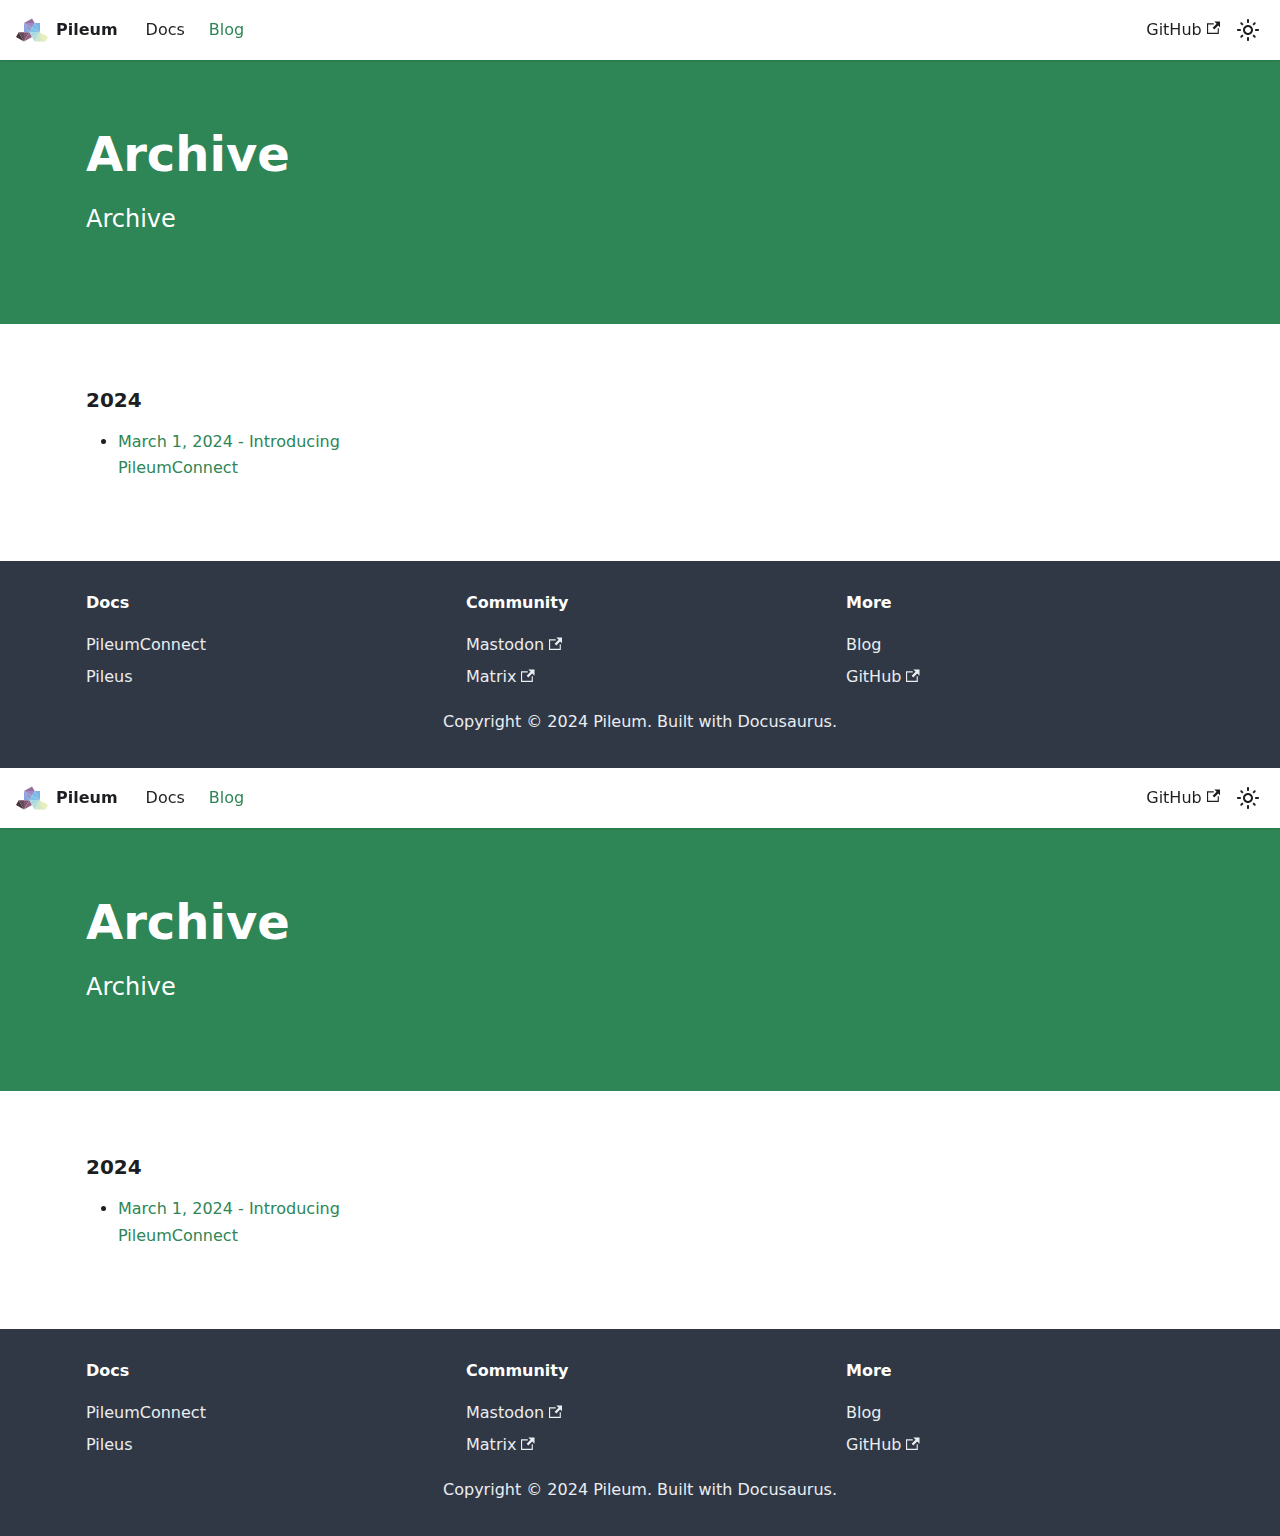
<file: blog/archive.html>
<!doctype html>
<html lang="en" dir="ltr" class="plugin-blog plugin-id-default" data-has-hydrated="false">
<head>
<meta charset="UTF-8">
<meta name="generator" content="Docusaurus v3.1.1">
<title data-rh="true">Archive | Pileum</title><meta data-rh="true" name="viewport" content="width=device-width,initial-scale=1"><meta data-rh="true" name="twitter:card" content="summary_large_image"><meta data-rh="true" property="og:image" content="https://www.pileum.eu/img/logo.svg"><meta data-rh="true" name="twitter:image" content="https://www.pileum.eu/img/logo.svg"><meta data-rh="true" property="og:url" content="https://www.pileum.eu/blog/archive"><meta data-rh="true" property="og:locale" content="en"><meta data-rh="true" name="docusaurus_locale" content="en"><meta data-rh="true" name="docusaurus_tag" content="default"><meta data-rh="true" name="docsearch:language" content="en"><meta data-rh="true" name="docsearch:docusaurus_tag" content="default"><meta data-rh="true" name="keywords" content="pileum, franceidentite, oidc, proof-of-personhood, ethereum, eip712"><meta data-rh="true" property="og:title" content="Archive | Pileum"><meta data-rh="true" name="description" content="Archive"><meta data-rh="true" property="og:description" content="Archive"><link data-rh="true" rel="icon" href="/img/favicon.ico"><link data-rh="true" rel="canonical" href="https://www.pileum.eu/blog/archive"><link data-rh="true" rel="alternate" href="https://www.pileum.eu/blog/archive" hreflang="en"><link data-rh="true" rel="alternate" href="https://www.pileum.eu/blog/archive" hreflang="x-default"><link rel="alternate" type="application/rss+xml" href="/blog/rss.xml" title="Pileum RSS Feed">
<link rel="alternate" type="application/atom+xml" href="/blog/atom.xml" title="Pileum Atom Feed"><link rel="stylesheet" href="/assets/css/styles.4e2a0f7b.css">
<script src="/assets/js/runtime~main.bfde9d5d.js" defer="defer"></script>
<script src="/assets/js/main.bd8341ad.js" defer="defer"></script>
</head>
<body class="navigation-with-keyboard">
<script>!function(){function t(t){document.documentElement.setAttribute("data-theme",t)}var e=function(){try{return new URLSearchParams(window.location.search).get("docusaurus-theme")}catch(t){}}()||function(){try{return localStorage.getItem("theme")}catch(t){}}();t(null!==e?e:"light")}(),function(){try{const c=new URLSearchParams(window.location.search).entries();for(var[t,e]of c)if(t.startsWith("docusaurus-data-")){var a=t.replace("docusaurus-data-","data-");document.documentElement.setAttribute(a,e)}}catch(t){}}()</script><div id="__docusaurus"><div role="region" aria-label="Skip to main content"><a class="skipToContent_fXgn" href="#__docusaurus_skipToContent_fallback">Skip to main content</a></div><nav aria-label="Main" class="navbar navbar--fixed-top"><div class="navbar__inner"><div class="navbar__items"><button aria-label="Toggle navigation bar" aria-expanded="false" class="navbar__toggle clean-btn" type="button"><svg width="30" height="30" viewBox="0 0 30 30" aria-hidden="true"><path stroke="currentColor" stroke-linecap="round" stroke-miterlimit="10" stroke-width="2" d="M4 7h22M4 15h22M4 23h22"></path></svg></button><a class="navbar__brand" href="/"><div class="navbar__logo"><img src="/img/logo.svg" alt="Pileum Logo" class="themedComponent_mlkZ themedComponent--light_NVdE"><img src="/img/logo.svg" alt="Pileum Logo" class="themedComponent_mlkZ themedComponent--dark_xIcU"></div><b class="navbar__title text--truncate">Pileum</b></a><a class="navbar__item navbar__link" href="/docs/intro">Docs</a><a aria-current="page" class="navbar__item navbar__link navbar__link--active" href="/blog">Blog</a></div><div class="navbar__items navbar__items--right"><a href="https://github.com/pileum-eu" target="_blank" rel="noopener noreferrer" class="navbar__item navbar__link">GitHub<svg width="13.5" height="13.5" aria-hidden="true" viewBox="0 0 24 24" class="iconExternalLink_nPIU"><path fill="currentColor" d="M21 13v10h-21v-19h12v2h-10v15h17v-8h2zm3-12h-10.988l4.035 4-6.977 7.07 2.828 2.828 6.977-7.07 4.125 4.172v-11z"></path></svg></a><div class="toggle_vylO colorModeToggle_DEke"><button class="clean-btn toggleButton_gllP toggleButtonDisabled_aARS" type="button" disabled="" title="Switch between dark and light mode (currently light mode)" aria-label="Switch between dark and light mode (currently light mode)" aria-live="polite"><svg viewBox="0 0 24 24" width="24" height="24" class="lightToggleIcon_pyhR"><path fill="currentColor" d="M12,9c1.65,0,3,1.35,3,3s-1.35,3-3,3s-3-1.35-3-3S10.35,9,12,9 M12,7c-2.76,0-5,2.24-5,5s2.24,5,5,5s5-2.24,5-5 S14.76,7,12,7L12,7z M2,13l2,0c0.55,0,1-0.45,1-1s-0.45-1-1-1l-2,0c-0.55,0-1,0.45-1,1S1.45,13,2,13z M20,13l2,0c0.55,0,1-0.45,1-1 s-0.45-1-1-1l-2,0c-0.55,0-1,0.45-1,1S19.45,13,20,13z M11,2v2c0,0.55,0.45,1,1,1s1-0.45,1-1V2c0-0.55-0.45-1-1-1S11,1.45,11,2z M11,20v2c0,0.55,0.45,1,1,1s1-0.45,1-1v-2c0-0.55-0.45-1-1-1C11.45,19,11,19.45,11,20z M5.99,4.58c-0.39-0.39-1.03-0.39-1.41,0 c-0.39,0.39-0.39,1.03,0,1.41l1.06,1.06c0.39,0.39,1.03,0.39,1.41,0s0.39-1.03,0-1.41L5.99,4.58z M18.36,16.95 c-0.39-0.39-1.03-0.39-1.41,0c-0.39,0.39-0.39,1.03,0,1.41l1.06,1.06c0.39,0.39,1.03,0.39,1.41,0c0.39-0.39,0.39-1.03,0-1.41 L18.36,16.95z M19.42,5.99c0.39-0.39,0.39-1.03,0-1.41c-0.39-0.39-1.03-0.39-1.41,0l-1.06,1.06c-0.39,0.39-0.39,1.03,0,1.41 s1.03,0.39,1.41,0L19.42,5.99z M7.05,18.36c0.39-0.39,0.39-1.03,0-1.41c-0.39-0.39-1.03-0.39-1.41,0l-1.06,1.06 c-0.39,0.39-0.39,1.03,0,1.41s1.03,0.39,1.41,0L7.05,18.36z"></path></svg><svg viewBox="0 0 24 24" width="24" height="24" class="darkToggleIcon_wfgR"><path fill="currentColor" d="M9.37,5.51C9.19,6.15,9.1,6.82,9.1,7.5c0,4.08,3.32,7.4,7.4,7.4c0.68,0,1.35-0.09,1.99-0.27C17.45,17.19,14.93,19,12,19 c-3.86,0-7-3.14-7-7C5,9.07,6.81,6.55,9.37,5.51z M12,3c-4.97,0-9,4.03-9,9s4.03,9,9,9s9-4.03,9-9c0-0.46-0.04-0.92-0.1-1.36 c-0.98,1.37-2.58,2.26-4.4,2.26c-2.98,0-5.4-2.42-5.4-5.4c0-1.81,0.89-3.42,2.26-4.4C12.92,3.04,12.46,3,12,3L12,3z"></path></svg></button></div><div class="navbarSearchContainer_Bca1"></div></div></div><div role="presentation" class="navbar-sidebar__backdrop"></div></nav><div id="__docusaurus_skipToContent_fallback" class="main-wrapper mainWrapper_z2l0"><header class="hero hero--primary"><div class="container"><h1 class="hero__title">Archive</h1><p class="hero__subtitle">Archive</p></div></header><main><section class="margin-vert--lg"><div class="container"><div class="row"><div class="col col--4 margin-vert--lg"><h3 class="anchor anchorWithStickyNavbar_LWe7" id="2024">2024<a href="#2024" class="hash-link" aria-label="Direct link to 2024" title="Direct link to 2024">​</a></h3><ul><li><a href="/blog/introducing-pileum-connect">March 1, 2024<!-- --> - <!-- -->Introducing PileumConnect</a></li></ul></div></div></div></section></main></div><footer class="footer footer--dark"><div class="container container-fluid"><div class="row footer__links"><div class="col footer__col"><div class="footer__title">Docs</div><ul class="footer__items clean-list"><li class="footer__item"><a class="footer__link-item" href="/docs/connect">PileumConnect</a></li><li class="footer__item"><a class="footer__link-item" href="/docs/pileus">Pileus</a></li></ul></div><div class="col footer__col"><div class="footer__title">Community</div><ul class="footer__items clean-list"><li class="footer__item"><a href="https://mastodon.online/@Pileum" target="_blank" rel="me" class="footer__link-item">Mastodon<svg width="13.5" height="13.5" aria-hidden="true" viewBox="0 0 24 24" class="iconExternalLink_nPIU"><path fill="currentColor" d="M21 13v10h-21v-19h12v2h-10v15h17v-8h2zm3-12h-10.988l4.035 4-6.977 7.07 2.828 2.828 6.977-7.07 4.125 4.172v-11z"></path></svg></a></li><li class="footer__item"><a href="https://matrix.to/#/#pileum:matrix.org" target="_blank" rel="noopener noreferrer" class="footer__link-item">Matrix<svg width="13.5" height="13.5" aria-hidden="true" viewBox="0 0 24 24" class="iconExternalLink_nPIU"><path fill="currentColor" d="M21 13v10h-21v-19h12v2h-10v15h17v-8h2zm3-12h-10.988l4.035 4-6.977 7.07 2.828 2.828 6.977-7.07 4.125 4.172v-11z"></path></svg></a></li></ul></div><div class="col footer__col"><div class="footer__title">More</div><ul class="footer__items clean-list"><li class="footer__item"><a class="footer__link-item" href="/blog">Blog</a></li><li class="footer__item"><a href="https://github.com/pileum-eu" target="_blank" rel="noopener noreferrer" class="footer__link-item">GitHub<svg width="13.5" height="13.5" aria-hidden="true" viewBox="0 0 24 24" class="iconExternalLink_nPIU"><path fill="currentColor" d="M21 13v10h-21v-19h12v2h-10v15h17v-8h2zm3-12h-10.988l4.035 4-6.977 7.07 2.828 2.828 6.977-7.07 4.125 4.172v-11z"></path></svg></a></li></ul></div></div><div class="footer__bottom text--center"><div class="footer__copyright">Copyright © 2024 Pileum. Built with Docusaurus.</div></div></div></footer></div>
</body>
</html>
</file>
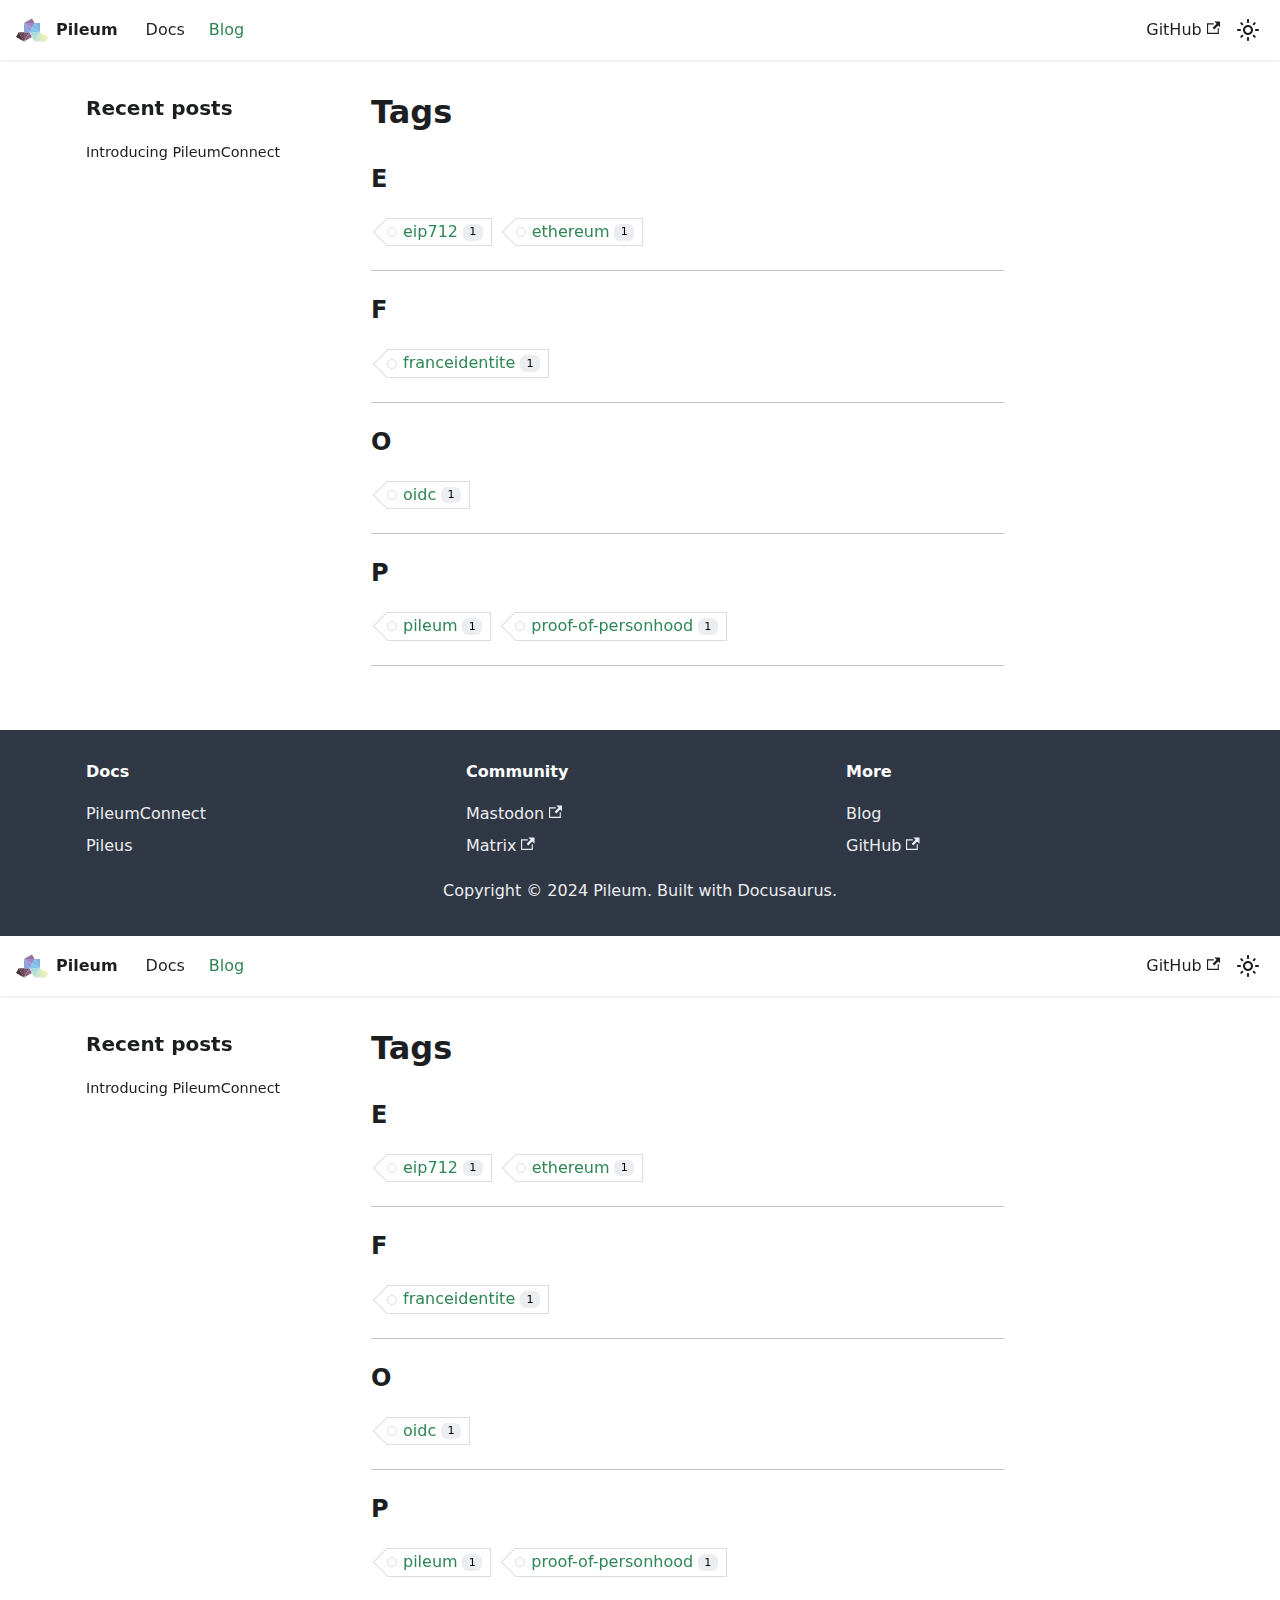
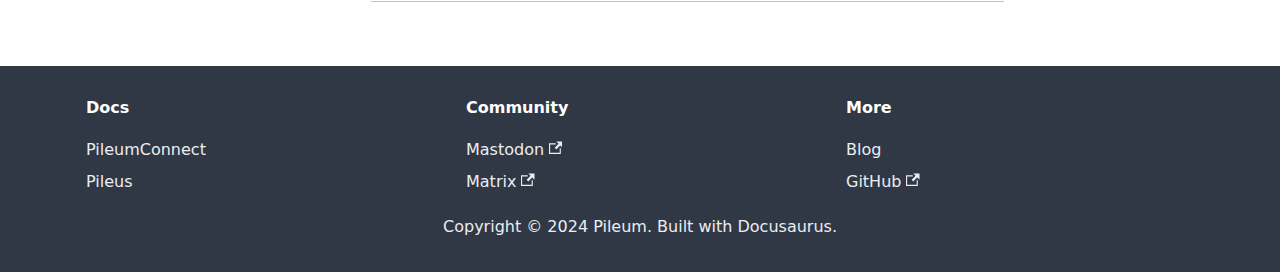
<file: blog/tags.html>
<!doctype html>
<html lang="en" dir="ltr" class="blog-wrapper blog-tags-list-page plugin-blog plugin-id-default" data-has-hydrated="false">
<head>
<meta charset="UTF-8">
<meta name="generator" content="Docusaurus v3.1.1">
<title data-rh="true">Tags | Pileum</title><meta data-rh="true" name="viewport" content="width=device-width,initial-scale=1"><meta data-rh="true" name="twitter:card" content="summary_large_image"><meta data-rh="true" property="og:image" content="https://www.pileum.eu/img/logo.svg"><meta data-rh="true" name="twitter:image" content="https://www.pileum.eu/img/logo.svg"><meta data-rh="true" property="og:url" content="https://www.pileum.eu/blog/tags"><meta data-rh="true" property="og:locale" content="en"><meta data-rh="true" name="docusaurus_locale" content="en"><meta data-rh="true" name="docsearch:language" content="en"><meta data-rh="true" name="keywords" content="pileum, franceidentite, oidc, proof-of-personhood, ethereum, eip712"><meta data-rh="true" property="og:title" content="Tags | Pileum"><meta data-rh="true" name="docusaurus_tag" content="blog_tags_list"><meta data-rh="true" name="docsearch:docusaurus_tag" content="blog_tags_list"><link data-rh="true" rel="icon" href="/img/favicon.ico"><link data-rh="true" rel="canonical" href="https://www.pileum.eu/blog/tags"><link data-rh="true" rel="alternate" href="https://www.pileum.eu/blog/tags" hreflang="en"><link data-rh="true" rel="alternate" href="https://www.pileum.eu/blog/tags" hreflang="x-default"><link rel="alternate" type="application/rss+xml" href="/blog/rss.xml" title="Pileum RSS Feed">
<link rel="alternate" type="application/atom+xml" href="/blog/atom.xml" title="Pileum Atom Feed"><link rel="stylesheet" href="/assets/css/styles.4e2a0f7b.css">
<script src="/assets/js/runtime~main.bfde9d5d.js" defer="defer"></script>
<script src="/assets/js/main.bd8341ad.js" defer="defer"></script>
</head>
<body class="navigation-with-keyboard">
<script>!function(){function t(t){document.documentElement.setAttribute("data-theme",t)}var e=function(){try{return new URLSearchParams(window.location.search).get("docusaurus-theme")}catch(t){}}()||function(){try{return localStorage.getItem("theme")}catch(t){}}();t(null!==e?e:"light")}(),function(){try{const c=new URLSearchParams(window.location.search).entries();for(var[t,e]of c)if(t.startsWith("docusaurus-data-")){var a=t.replace("docusaurus-data-","data-");document.documentElement.setAttribute(a,e)}}catch(t){}}()</script><div id="__docusaurus"><div role="region" aria-label="Skip to main content"><a class="skipToContent_fXgn" href="#__docusaurus_skipToContent_fallback">Skip to main content</a></div><nav aria-label="Main" class="navbar navbar--fixed-top"><div class="navbar__inner"><div class="navbar__items"><button aria-label="Toggle navigation bar" aria-expanded="false" class="navbar__toggle clean-btn" type="button"><svg width="30" height="30" viewBox="0 0 30 30" aria-hidden="true"><path stroke="currentColor" stroke-linecap="round" stroke-miterlimit="10" stroke-width="2" d="M4 7h22M4 15h22M4 23h22"></path></svg></button><a class="navbar__brand" href="/"><div class="navbar__logo"><img src="/img/logo.svg" alt="Pileum Logo" class="themedComponent_mlkZ themedComponent--light_NVdE"><img src="/img/logo.svg" alt="Pileum Logo" class="themedComponent_mlkZ themedComponent--dark_xIcU"></div><b class="navbar__title text--truncate">Pileum</b></a><a class="navbar__item navbar__link" href="/docs/intro">Docs</a><a aria-current="page" class="navbar__item navbar__link navbar__link--active" href="/blog">Blog</a></div><div class="navbar__items navbar__items--right"><a href="https://github.com/pileum-eu" target="_blank" rel="noopener noreferrer" class="navbar__item navbar__link">GitHub<svg width="13.5" height="13.5" aria-hidden="true" viewBox="0 0 24 24" class="iconExternalLink_nPIU"><path fill="currentColor" d="M21 13v10h-21v-19h12v2h-10v15h17v-8h2zm3-12h-10.988l4.035 4-6.977 7.07 2.828 2.828 6.977-7.07 4.125 4.172v-11z"></path></svg></a><div class="toggle_vylO colorModeToggle_DEke"><button class="clean-btn toggleButton_gllP toggleButtonDisabled_aARS" type="button" disabled="" title="Switch between dark and light mode (currently light mode)" aria-label="Switch between dark and light mode (currently light mode)" aria-live="polite"><svg viewBox="0 0 24 24" width="24" height="24" class="lightToggleIcon_pyhR"><path fill="currentColor" d="M12,9c1.65,0,3,1.35,3,3s-1.35,3-3,3s-3-1.35-3-3S10.35,9,12,9 M12,7c-2.76,0-5,2.24-5,5s2.24,5,5,5s5-2.24,5-5 S14.76,7,12,7L12,7z M2,13l2,0c0.55,0,1-0.45,1-1s-0.45-1-1-1l-2,0c-0.55,0-1,0.45-1,1S1.45,13,2,13z M20,13l2,0c0.55,0,1-0.45,1-1 s-0.45-1-1-1l-2,0c-0.55,0-1,0.45-1,1S19.45,13,20,13z M11,2v2c0,0.55,0.45,1,1,1s1-0.45,1-1V2c0-0.55-0.45-1-1-1S11,1.45,11,2z M11,20v2c0,0.55,0.45,1,1,1s1-0.45,1-1v-2c0-0.55-0.45-1-1-1C11.45,19,11,19.45,11,20z M5.99,4.58c-0.39-0.39-1.03-0.39-1.41,0 c-0.39,0.39-0.39,1.03,0,1.41l1.06,1.06c0.39,0.39,1.03,0.39,1.41,0s0.39-1.03,0-1.41L5.99,4.58z M18.36,16.95 c-0.39-0.39-1.03-0.39-1.41,0c-0.39,0.39-0.39,1.03,0,1.41l1.06,1.06c0.39,0.39,1.03,0.39,1.41,0c0.39-0.39,0.39-1.03,0-1.41 L18.36,16.95z M19.42,5.99c0.39-0.39,0.39-1.03,0-1.41c-0.39-0.39-1.03-0.39-1.41,0l-1.06,1.06c-0.39,0.39-0.39,1.03,0,1.41 s1.03,0.39,1.41,0L19.42,5.99z M7.05,18.36c0.39-0.39,0.39-1.03,0-1.41c-0.39-0.39-1.03-0.39-1.41,0l-1.06,1.06 c-0.39,0.39-0.39,1.03,0,1.41s1.03,0.39,1.41,0L7.05,18.36z"></path></svg><svg viewBox="0 0 24 24" width="24" height="24" class="darkToggleIcon_wfgR"><path fill="currentColor" d="M9.37,5.51C9.19,6.15,9.1,6.82,9.1,7.5c0,4.08,3.32,7.4,7.4,7.4c0.68,0,1.35-0.09,1.99-0.27C17.45,17.19,14.93,19,12,19 c-3.86,0-7-3.14-7-7C5,9.07,6.81,6.55,9.37,5.51z M12,3c-4.97,0-9,4.03-9,9s4.03,9,9,9s9-4.03,9-9c0-0.46-0.04-0.92-0.1-1.36 c-0.98,1.37-2.58,2.26-4.4,2.26c-2.98,0-5.4-2.42-5.4-5.4c0-1.81,0.89-3.42,2.26-4.4C12.92,3.04,12.46,3,12,3L12,3z"></path></svg></button></div><div class="navbarSearchContainer_Bca1"></div></div></div><div role="presentation" class="navbar-sidebar__backdrop"></div></nav><div id="__docusaurus_skipToContent_fallback" class="main-wrapper mainWrapper_z2l0"><div class="container margin-vert--lg"><div class="row"><aside class="col col--3"><nav class="sidebar_re4s thin-scrollbar" aria-label="Blog recent posts navigation"><div class="sidebarItemTitle_pO2u margin-bottom--md">Recent posts</div><ul class="sidebarItemList_Yudw clean-list"><li class="sidebarItem__DBe"><a class="sidebarItemLink_mo7H" href="/blog/introducing-pileum-connect">Introducing PileumConnect</a></li></ul></nav></aside><main class="col col--7" itemscope="" itemtype="https://schema.org/Blog"><h1>Tags</h1><section class="margin-vert--lg"><article><h2 class="anchor anchorWithStickyNavbar_LWe7" id="E">E<a href="#E" class="hash-link" aria-label="Direct link to E" title="Direct link to E">​</a></h2><ul class="padding--none"><li class="tag_Nnez"><a class="tag_zVej tagWithCount_h2kH" href="/blog/tags/eip-712">eip712<span>1</span></a></li><li class="tag_Nnez"><a class="tag_zVej tagWithCount_h2kH" href="/blog/tags/ethereum">ethereum<span>1</span></a></li></ul><hr></article><article><h2 class="anchor anchorWithStickyNavbar_LWe7" id="F">F<a href="#F" class="hash-link" aria-label="Direct link to F" title="Direct link to F">​</a></h2><ul class="padding--none"><li class="tag_Nnez"><a class="tag_zVej tagWithCount_h2kH" href="/blog/tags/franceidentite">franceidentite<span>1</span></a></li></ul><hr></article><article><h2 class="anchor anchorWithStickyNavbar_LWe7" id="O">O<a href="#O" class="hash-link" aria-label="Direct link to O" title="Direct link to O">​</a></h2><ul class="padding--none"><li class="tag_Nnez"><a class="tag_zVej tagWithCount_h2kH" href="/blog/tags/oidc">oidc<span>1</span></a></li></ul><hr></article><article><h2 class="anchor anchorWithStickyNavbar_LWe7" id="P">P<a href="#P" class="hash-link" aria-label="Direct link to P" title="Direct link to P">​</a></h2><ul class="padding--none"><li class="tag_Nnez"><a class="tag_zVej tagWithCount_h2kH" href="/blog/tags/pileum">pileum<span>1</span></a></li><li class="tag_Nnez"><a class="tag_zVej tagWithCount_h2kH" href="/blog/tags/proof-of-personhood">proof-of-personhood<span>1</span></a></li></ul><hr></article></section></main></div></div></div><footer class="footer footer--dark"><div class="container container-fluid"><div class="row footer__links"><div class="col footer__col"><div class="footer__title">Docs</div><ul class="footer__items clean-list"><li class="footer__item"><a class="footer__link-item" href="/docs/connect">PileumConnect</a></li><li class="footer__item"><a class="footer__link-item" href="/docs/pileus">Pileus</a></li></ul></div><div class="col footer__col"><div class="footer__title">Community</div><ul class="footer__items clean-list"><li class="footer__item"><a href="https://mastodon.online/@Pileum" target="_blank" rel="me" class="footer__link-item">Mastodon<svg width="13.5" height="13.5" aria-hidden="true" viewBox="0 0 24 24" class="iconExternalLink_nPIU"><path fill="currentColor" d="M21 13v10h-21v-19h12v2h-10v15h17v-8h2zm3-12h-10.988l4.035 4-6.977 7.07 2.828 2.828 6.977-7.07 4.125 4.172v-11z"></path></svg></a></li><li class="footer__item"><a href="https://matrix.to/#/#pileum:matrix.org" target="_blank" rel="noopener noreferrer" class="footer__link-item">Matrix<svg width="13.5" height="13.5" aria-hidden="true" viewBox="0 0 24 24" class="iconExternalLink_nPIU"><path fill="currentColor" d="M21 13v10h-21v-19h12v2h-10v15h17v-8h2zm3-12h-10.988l4.035 4-6.977 7.07 2.828 2.828 6.977-7.07 4.125 4.172v-11z"></path></svg></a></li></ul></div><div class="col footer__col"><div class="footer__title">More</div><ul class="footer__items clean-list"><li class="footer__item"><a class="footer__link-item" href="/blog">Blog</a></li><li class="footer__item"><a href="https://github.com/pileum-eu" target="_blank" rel="noopener noreferrer" class="footer__link-item">GitHub<svg width="13.5" height="13.5" aria-hidden="true" viewBox="0 0 24 24" class="iconExternalLink_nPIU"><path fill="currentColor" d="M21 13v10h-21v-19h12v2h-10v15h17v-8h2zm3-12h-10.988l4.035 4-6.977 7.07 2.828 2.828 6.977-7.07 4.125 4.172v-11z"></path></svg></a></li></ul></div></div><div class="footer__bottom text--center"><div class="footer__copyright">Copyright © 2024 Pileum. Built with Docusaurus.</div></div></div></footer></div>
</body>
</html>
</file>
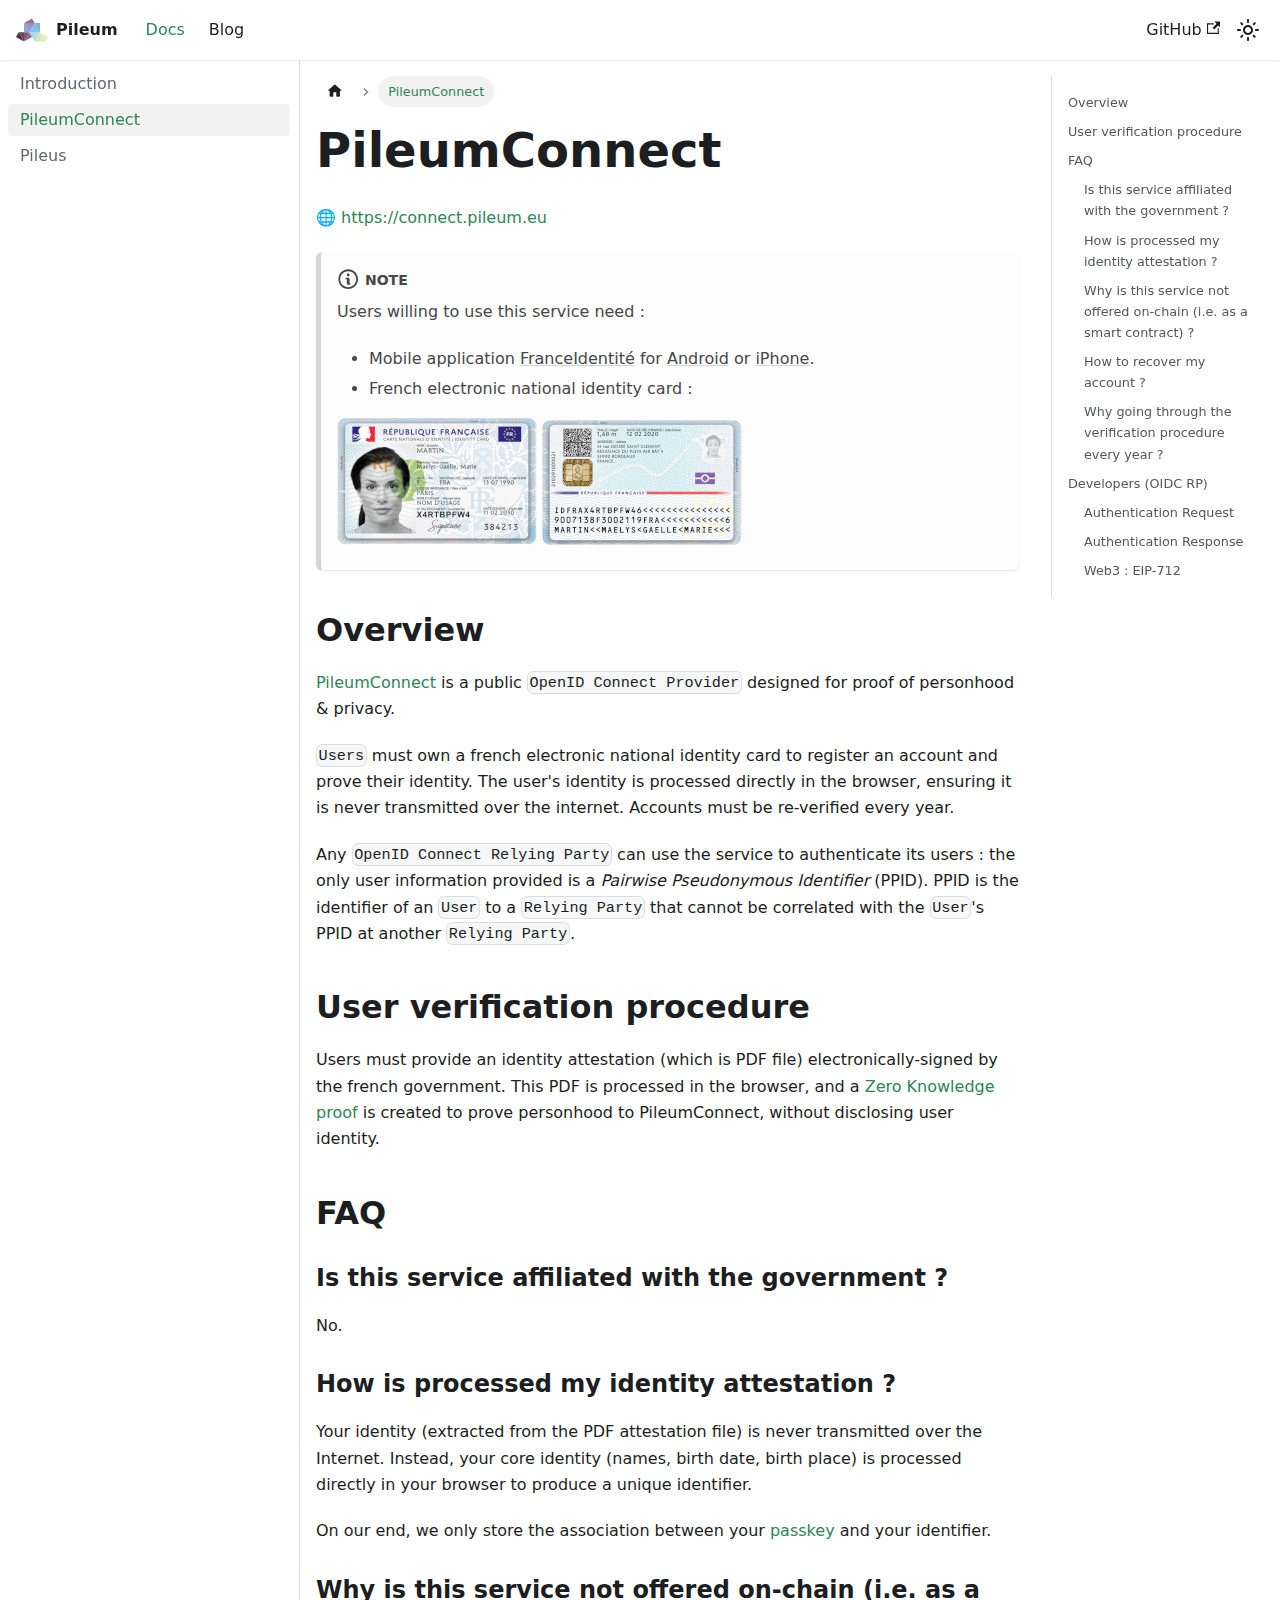
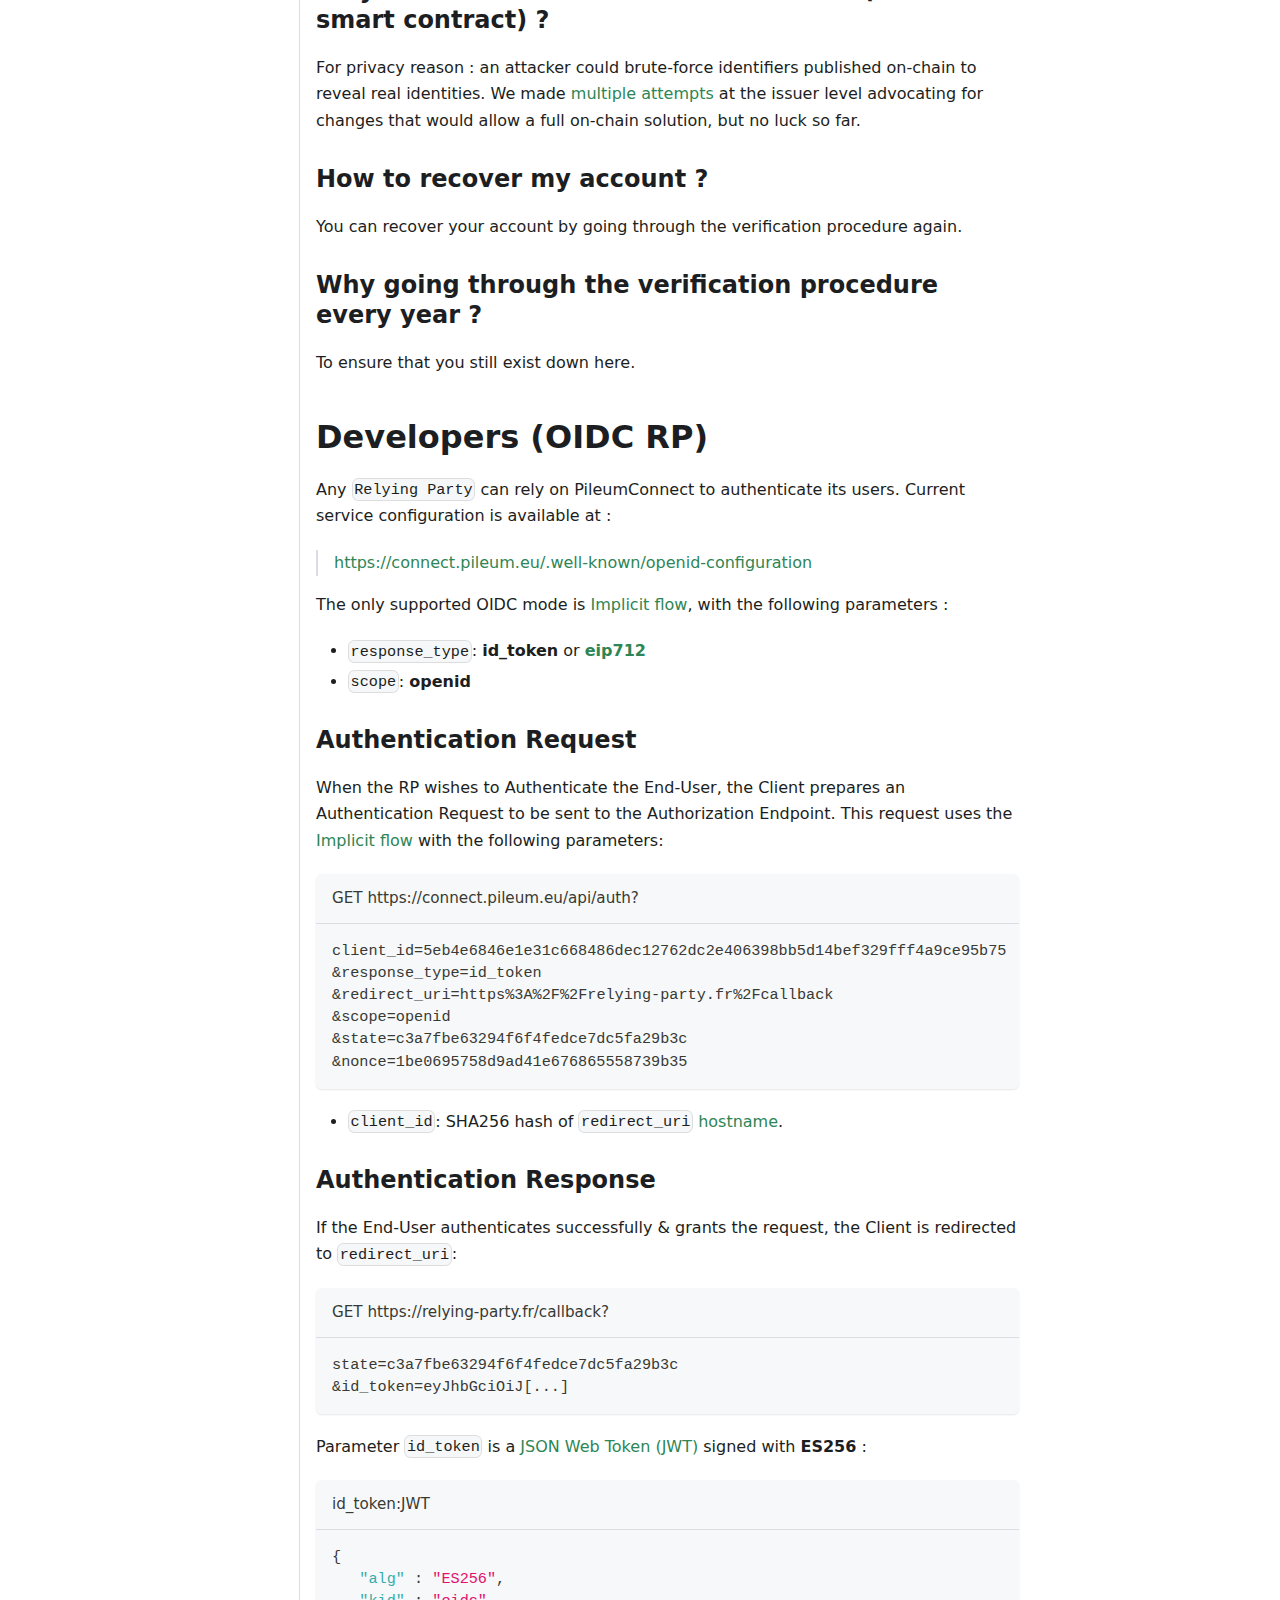
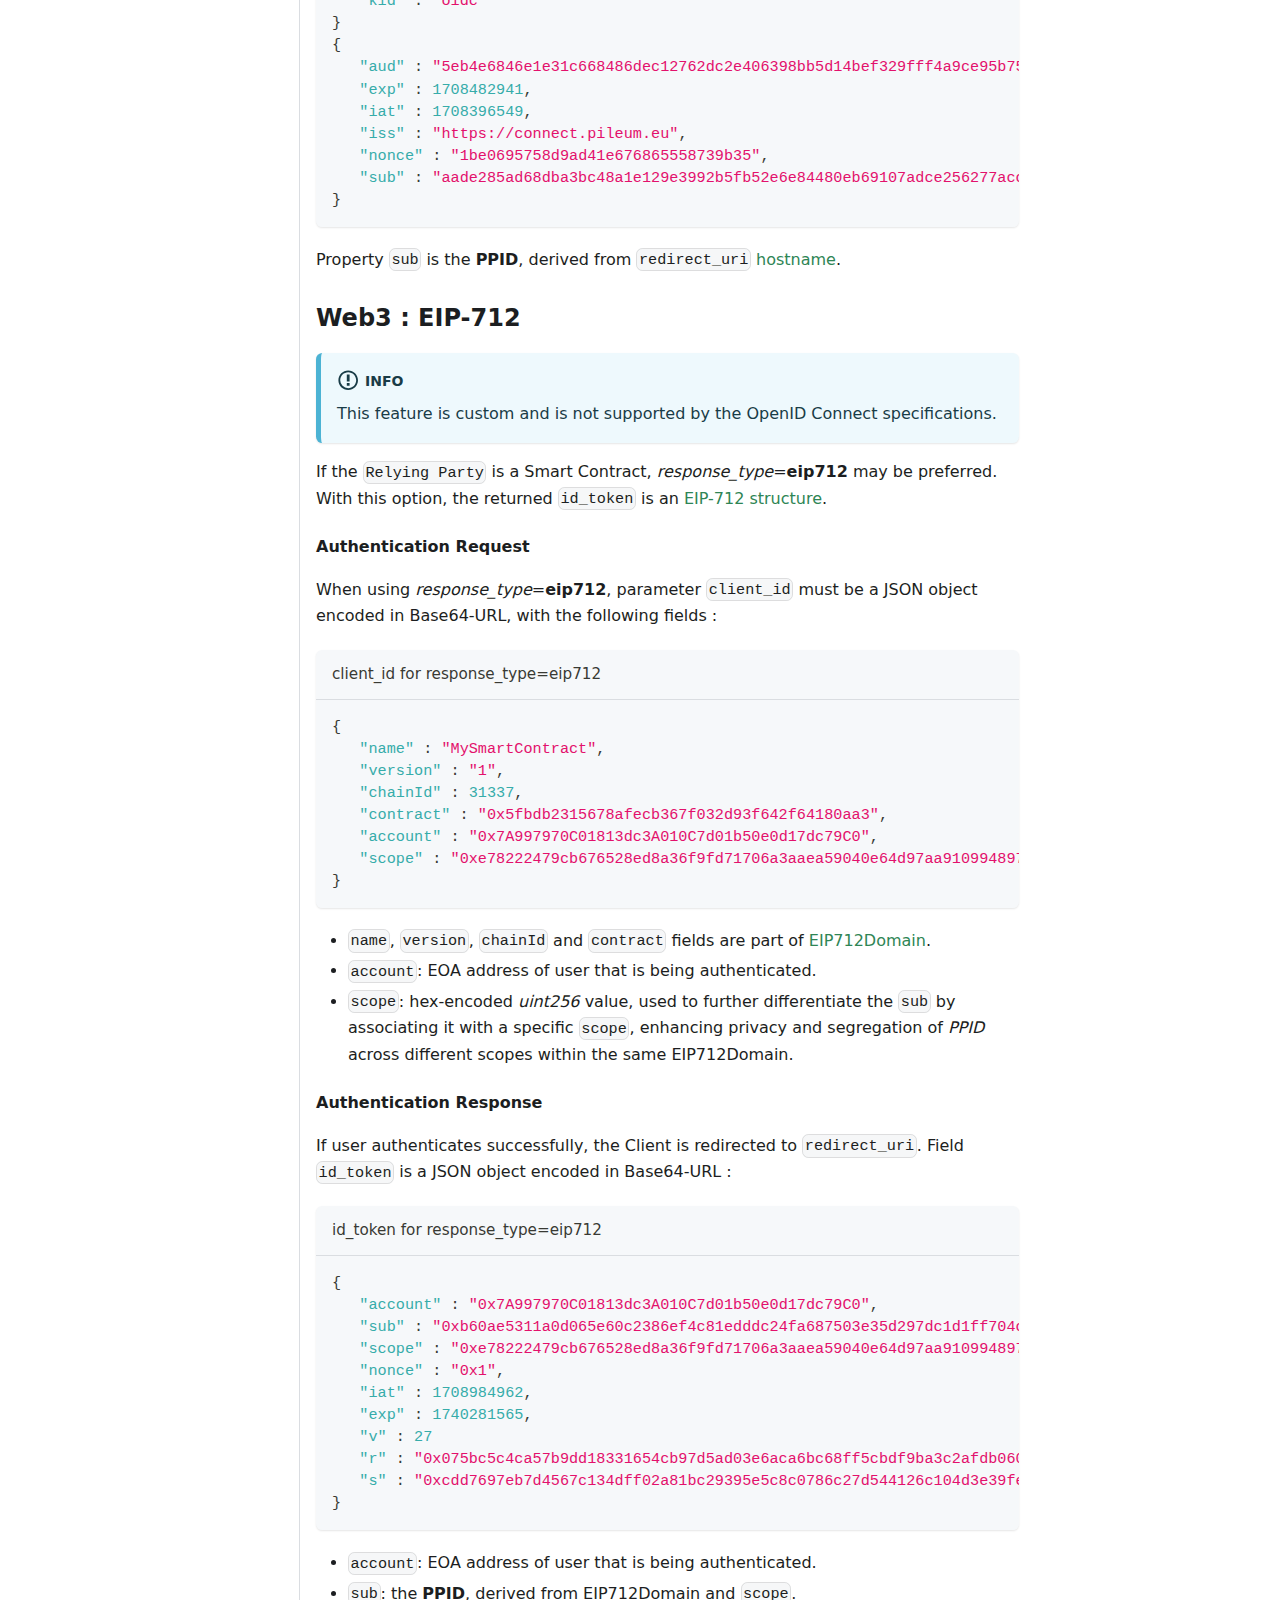
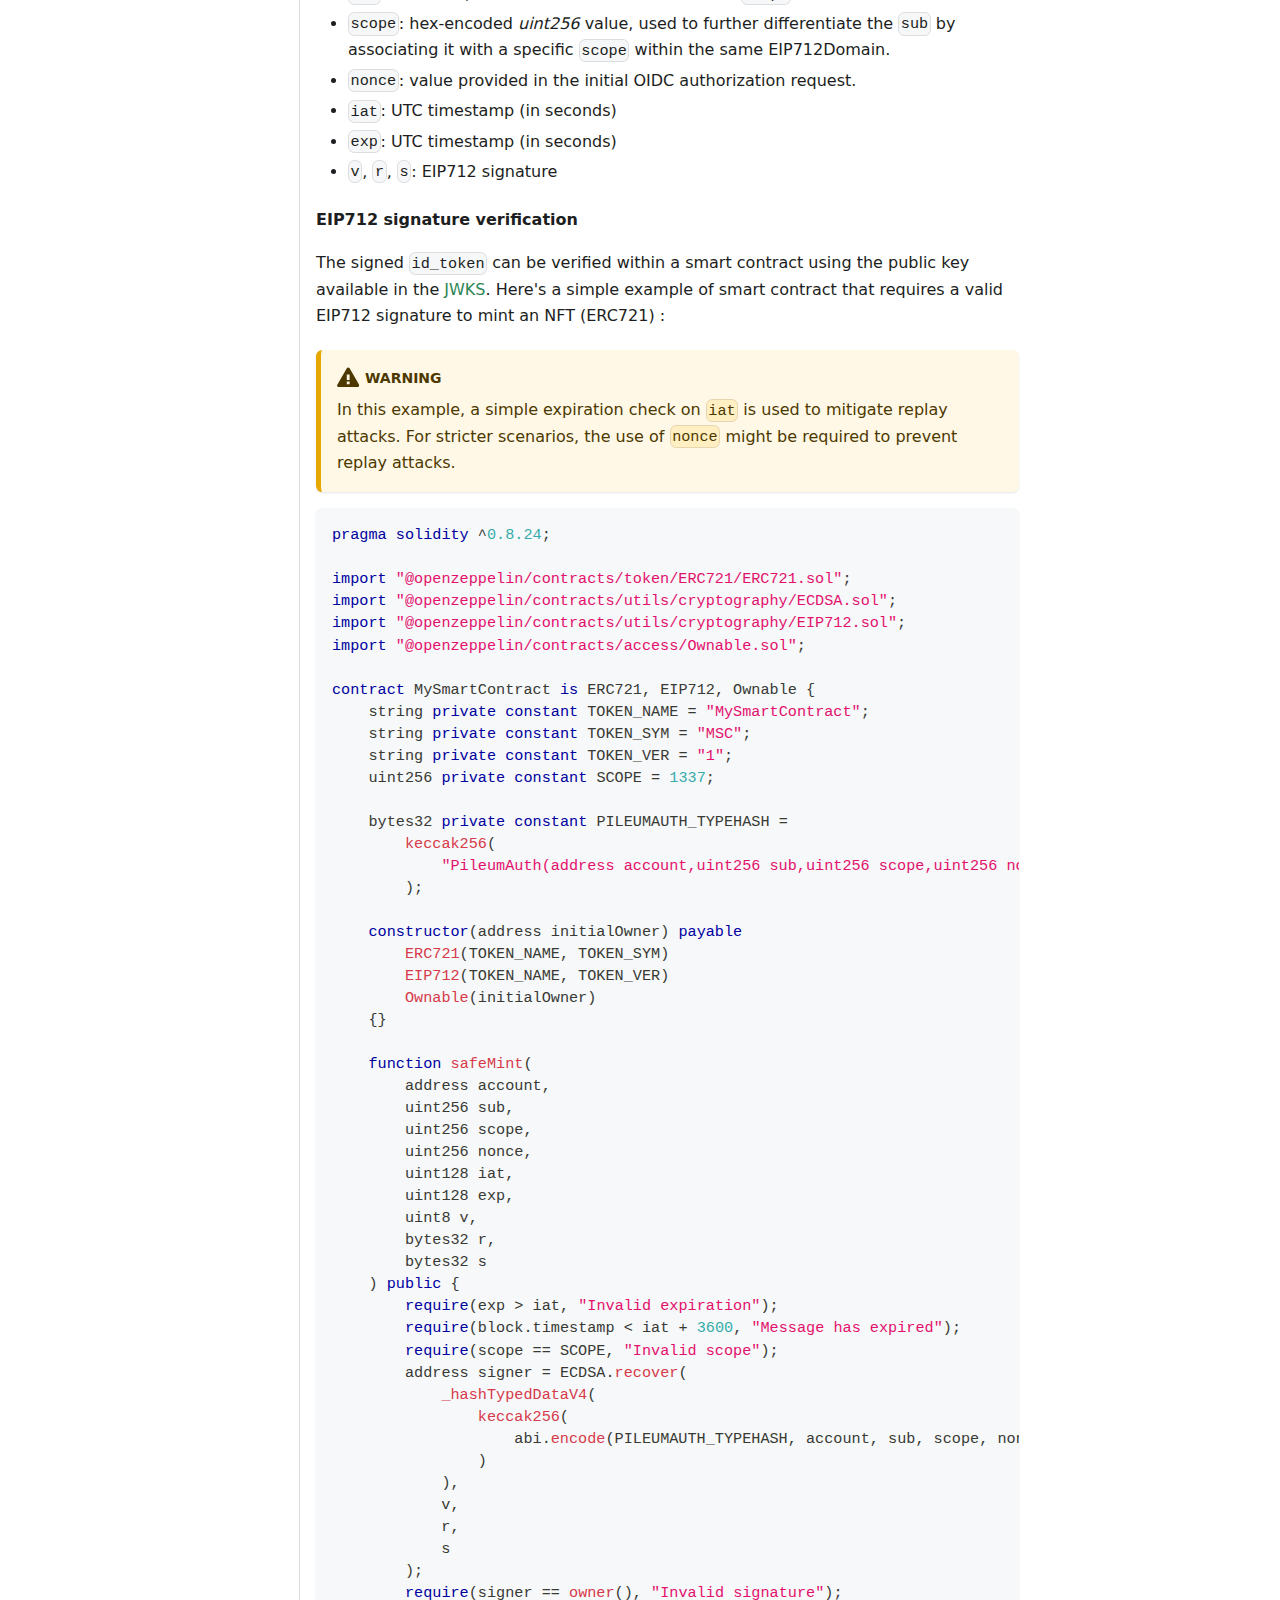
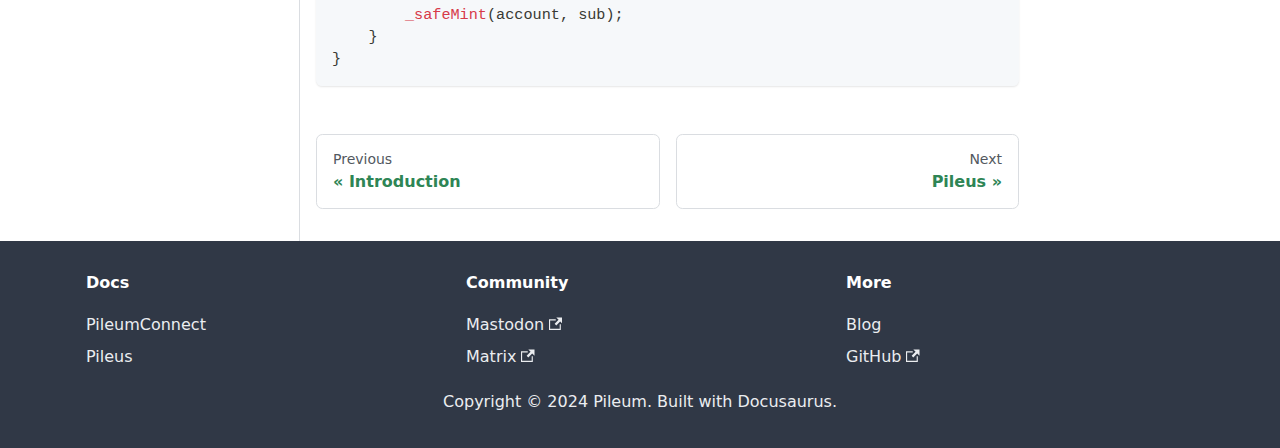
<file: docs/connect.html>
<!doctype html>
<html lang="en" dir="ltr" class="docs-wrapper plugin-docs plugin-id-default docs-version-current docs-doc-page docs-doc-id-connect" data-has-hydrated="false">
<head>
<meta charset="UTF-8">
<meta name="generator" content="Docusaurus v3.1.1">
<title data-rh="true">PileumConnect | Pileum</title><meta data-rh="true" name="viewport" content="width=device-width,initial-scale=1"><meta data-rh="true" name="twitter:card" content="summary_large_image"><meta data-rh="true" property="og:image" content="https://www.pileum.eu/img/logo.svg"><meta data-rh="true" name="twitter:image" content="https://www.pileum.eu/img/logo.svg"><meta data-rh="true" property="og:url" content="https://www.pileum.eu/docs/connect"><meta data-rh="true" property="og:locale" content="en"><meta data-rh="true" name="docusaurus_locale" content="en"><meta data-rh="true" name="docsearch:language" content="en"><meta data-rh="true" name="keywords" content="pileum, franceidentite, oidc, proof-of-personhood, ethereum, eip712"><meta data-rh="true" name="docusaurus_version" content="current"><meta data-rh="true" name="docusaurus_tag" content="docs-default-current"><meta data-rh="true" name="docsearch:version" content="current"><meta data-rh="true" name="docsearch:docusaurus_tag" content="docs-default-current"><meta data-rh="true" property="og:title" content="PileumConnect | Pileum"><meta data-rh="true" name="description" content="OpenID Connect Provider for Proof of Personhood"><meta data-rh="true" property="og:description" content="OpenID Connect Provider for Proof of Personhood"><link data-rh="true" rel="icon" href="/img/favicon.ico"><link data-rh="true" rel="canonical" href="https://www.pileum.eu/docs/connect"><link data-rh="true" rel="alternate" href="https://www.pileum.eu/docs/connect" hreflang="en"><link data-rh="true" rel="alternate" href="https://www.pileum.eu/docs/connect" hreflang="x-default"><link rel="alternate" type="application/rss+xml" href="/blog/rss.xml" title="Pileum RSS Feed">
<link rel="alternate" type="application/atom+xml" href="/blog/atom.xml" title="Pileum Atom Feed"><link rel="stylesheet" href="/assets/css/styles.4e2a0f7b.css">
<script src="/assets/js/runtime~main.bfde9d5d.js" defer="defer"></script>
<script src="/assets/js/main.bd8341ad.js" defer="defer"></script>
</head>
<body class="navigation-with-keyboard">
<script>!function(){function t(t){document.documentElement.setAttribute("data-theme",t)}var e=function(){try{return new URLSearchParams(window.location.search).get("docusaurus-theme")}catch(t){}}()||function(){try{return localStorage.getItem("theme")}catch(t){}}();t(null!==e?e:"light")}(),function(){try{const c=new URLSearchParams(window.location.search).entries();for(var[t,e]of c)if(t.startsWith("docusaurus-data-")){var a=t.replace("docusaurus-data-","data-");document.documentElement.setAttribute(a,e)}}catch(t){}}()</script><div id="__docusaurus"><div role="region" aria-label="Skip to main content"><a class="skipToContent_fXgn" href="#__docusaurus_skipToContent_fallback">Skip to main content</a></div><nav aria-label="Main" class="navbar navbar--fixed-top"><div class="navbar__inner"><div class="navbar__items"><button aria-label="Toggle navigation bar" aria-expanded="false" class="navbar__toggle clean-btn" type="button"><svg width="30" height="30" viewBox="0 0 30 30" aria-hidden="true"><path stroke="currentColor" stroke-linecap="round" stroke-miterlimit="10" stroke-width="2" d="M4 7h22M4 15h22M4 23h22"></path></svg></button><a class="navbar__brand" href="/"><div class="navbar__logo"><img src="/img/logo.svg" alt="Pileum Logo" class="themedComponent_mlkZ themedComponent--light_NVdE"><img src="/img/logo.svg" alt="Pileum Logo" class="themedComponent_mlkZ themedComponent--dark_xIcU"></div><b class="navbar__title text--truncate">Pileum</b></a><a aria-current="page" class="navbar__item navbar__link navbar__link--active" href="/docs/intro">Docs</a><a class="navbar__item navbar__link" href="/blog">Blog</a></div><div class="navbar__items navbar__items--right"><a href="https://github.com/pileum-eu" target="_blank" rel="noopener noreferrer" class="navbar__item navbar__link">GitHub<svg width="13.5" height="13.5" aria-hidden="true" viewBox="0 0 24 24" class="iconExternalLink_nPIU"><path fill="currentColor" d="M21 13v10h-21v-19h12v2h-10v15h17v-8h2zm3-12h-10.988l4.035 4-6.977 7.07 2.828 2.828 6.977-7.07 4.125 4.172v-11z"></path></svg></a><div class="toggle_vylO colorModeToggle_DEke"><button class="clean-btn toggleButton_gllP toggleButtonDisabled_aARS" type="button" disabled="" title="Switch between dark and light mode (currently light mode)" aria-label="Switch between dark and light mode (currently light mode)" aria-live="polite"><svg viewBox="0 0 24 24" width="24" height="24" class="lightToggleIcon_pyhR"><path fill="currentColor" d="M12,9c1.65,0,3,1.35,3,3s-1.35,3-3,3s-3-1.35-3-3S10.35,9,12,9 M12,7c-2.76,0-5,2.24-5,5s2.24,5,5,5s5-2.24,5-5 S14.76,7,12,7L12,7z M2,13l2,0c0.55,0,1-0.45,1-1s-0.45-1-1-1l-2,0c-0.55,0-1,0.45-1,1S1.45,13,2,13z M20,13l2,0c0.55,0,1-0.45,1-1 s-0.45-1-1-1l-2,0c-0.55,0-1,0.45-1,1S19.45,13,20,13z M11,2v2c0,0.55,0.45,1,1,1s1-0.45,1-1V2c0-0.55-0.45-1-1-1S11,1.45,11,2z M11,20v2c0,0.55,0.45,1,1,1s1-0.45,1-1v-2c0-0.55-0.45-1-1-1C11.45,19,11,19.45,11,20z M5.99,4.58c-0.39-0.39-1.03-0.39-1.41,0 c-0.39,0.39-0.39,1.03,0,1.41l1.06,1.06c0.39,0.39,1.03,0.39,1.41,0s0.39-1.03,0-1.41L5.99,4.58z M18.36,16.95 c-0.39-0.39-1.03-0.39-1.41,0c-0.39,0.39-0.39,1.03,0,1.41l1.06,1.06c0.39,0.39,1.03,0.39,1.41,0c0.39-0.39,0.39-1.03,0-1.41 L18.36,16.95z M19.42,5.99c0.39-0.39,0.39-1.03,0-1.41c-0.39-0.39-1.03-0.39-1.41,0l-1.06,1.06c-0.39,0.39-0.39,1.03,0,1.41 s1.03,0.39,1.41,0L19.42,5.99z M7.05,18.36c0.39-0.39,0.39-1.03,0-1.41c-0.39-0.39-1.03-0.39-1.41,0l-1.06,1.06 c-0.39,0.39-0.39,1.03,0,1.41s1.03,0.39,1.41,0L7.05,18.36z"></path></svg><svg viewBox="0 0 24 24" width="24" height="24" class="darkToggleIcon_wfgR"><path fill="currentColor" d="M9.37,5.51C9.19,6.15,9.1,6.82,9.1,7.5c0,4.08,3.32,7.4,7.4,7.4c0.68,0,1.35-0.09,1.99-0.27C17.45,17.19,14.93,19,12,19 c-3.86,0-7-3.14-7-7C5,9.07,6.81,6.55,9.37,5.51z M12,3c-4.97,0-9,4.03-9,9s4.03,9,9,9s9-4.03,9-9c0-0.46-0.04-0.92-0.1-1.36 c-0.98,1.37-2.58,2.26-4.4,2.26c-2.98,0-5.4-2.42-5.4-5.4c0-1.81,0.89-3.42,2.26-4.4C12.92,3.04,12.46,3,12,3L12,3z"></path></svg></button></div><div class="navbarSearchContainer_Bca1"></div></div></div><div role="presentation" class="navbar-sidebar__backdrop"></div></nav><div id="__docusaurus_skipToContent_fallback" class="main-wrapper mainWrapper_z2l0"><div class="docsWrapper_hBAB"><button aria-label="Scroll back to top" class="clean-btn theme-back-to-top-button backToTopButton_sjWU" type="button"></button><div class="docRoot_UBD9"><aside class="theme-doc-sidebar-container docSidebarContainer_YfHR"><div class="sidebarViewport_aRkj"><div class="sidebar_njMd"><nav aria-label="Docs sidebar" class="menu thin-scrollbar menu_SIkG"><ul class="theme-doc-sidebar-menu menu__list"><li class="theme-doc-sidebar-item-link theme-doc-sidebar-item-link-level-1 menu__list-item"><a class="menu__link" href="/docs/intro">Introduction</a></li><li class="theme-doc-sidebar-item-link theme-doc-sidebar-item-link-level-1 menu__list-item"><a class="menu__link menu__link--active" aria-current="page" href="/docs/connect">PileumConnect</a></li><li class="theme-doc-sidebar-item-link theme-doc-sidebar-item-link-level-1 menu__list-item"><a class="menu__link" href="/docs/pileus">Pileus</a></li></ul></nav></div></div></aside><main class="docMainContainer_TBSr"><div class="container padding-top--md padding-bottom--lg"><div class="row"><div class="col docItemCol_VOVn"><div class="docItemContainer_Djhp"><article><nav class="theme-doc-breadcrumbs breadcrumbsContainer_Z_bl" aria-label="Breadcrumbs"><ul class="breadcrumbs" itemscope="" itemtype="https://schema.org/BreadcrumbList"><li class="breadcrumbs__item"><a aria-label="Home page" class="breadcrumbs__link" href="/"><svg viewBox="0 0 24 24" class="breadcrumbHomeIcon_YNFT"><path d="M10 19v-5h4v5c0 .55.45 1 1 1h3c.55 0 1-.45 1-1v-7h1.7c.46 0 .68-.57.33-.87L12.67 3.6c-.38-.34-.96-.34-1.34 0l-8.36 7.53c-.34.3-.13.87.33.87H5v7c0 .55.45 1 1 1h3c.55 0 1-.45 1-1z" fill="currentColor"></path></svg></a></li><li itemscope="" itemprop="itemListElement" itemtype="https://schema.org/ListItem" class="breadcrumbs__item breadcrumbs__item--active"><span class="breadcrumbs__link" itemprop="name">PileumConnect</span><meta itemprop="position" content="1"></li></ul></nav><div class="tocCollapsible_ETCw theme-doc-toc-mobile tocMobile_ITEo"><button type="button" class="clean-btn tocCollapsibleButton_TO0P">On this page</button></div><div class="theme-doc-markdown markdown"><h1>PileumConnect</h1>
<p>🌐 <a href="https://connect.pileum.eu" target="_blank" rel="noopener noreferrer">https://connect.pileum.eu</a></p>
<div class="theme-admonition theme-admonition-note admonition_xJq3 alert alert--secondary"><div class="admonitionHeading_Gvgb"><span class="admonitionIcon_Rf37"><svg viewBox="0 0 14 16"><path fill-rule="evenodd" d="M6.3 5.69a.942.942 0 0 1-.28-.7c0-.28.09-.52.28-.7.19-.18.42-.28.7-.28.28 0 .52.09.7.28.18.19.28.42.28.7 0 .28-.09.52-.28.7a1 1 0 0 1-.7.3c-.28 0-.52-.11-.7-.3zM8 7.99c-.02-.25-.11-.48-.31-.69-.2-.19-.42-.3-.69-.31H6c-.27.02-.48.13-.69.31-.2.2-.3.44-.31.69h1v3c.02.27.11.5.31.69.2.2.42.31.69.31h1c.27 0 .48-.11.69-.31.2-.19.3-.42.31-.69H8V7.98v.01zM7 2.3c-3.14 0-5.7 2.54-5.7 5.68 0 3.14 2.56 5.7 5.7 5.7s5.7-2.55 5.7-5.7c0-3.15-2.56-5.69-5.7-5.69v.01zM7 .98c3.86 0 7 3.14 7 7s-3.14 7-7 7-7-3.12-7-7 3.14-7 7-7z"></path></svg></span>note</div><div class="admonitionContent_BuS1"><p>Users willing to use this service need :</p><ul>
<li>Mobile application <a href="https://france-identite.gouv.fr/" target="_blank" rel="noopener noreferrer">FranceIdentité</a> for <a href="https://play.google.com/store/apps/details?id=fr.gouv.franceidentite" target="_blank" rel="noopener noreferrer">Android</a> or <a href="https://apps.apple.com/us/app/france-identit%C3%A9/id1590142959" target="_blank" rel="noopener noreferrer">iPhone</a>.</li>
<li>French electronic national identity card :</li>
</ul><p><img decoding="async" loading="lazy" alt="CNIe front" src="/assets/images/cnie-f-a5030e98676d10e7b61c75efb393c79f.png" width="200" height="127" class="img_ev3q">
<img decoding="async" loading="lazy" alt="CNIe back" src="/assets/images/cnie-b-df52c27b9bde1e8483452d424a2f7468.png" width="200" height="125" class="img_ev3q"></p></div></div>
<h2 class="anchor anchorWithStickyNavbar_LWe7" id="overview">Overview<a href="#overview" class="hash-link" aria-label="Direct link to Overview" title="Direct link to Overview">​</a></h2>
<p><a href="https://connect.pileum.eu" target="_blank" rel="noopener noreferrer">PileumConnect</a> is a public <code>OpenID Connect Provider</code> designed for proof of personhood &amp; privacy.</p>
<p><code>Users</code> must own a french electronic national identity card to register an account and prove their identity.
The user&#x27;s identity is processed directly in the browser, ensuring it is never transmitted over the internet. Accounts must be re-verified every year.</p>
<p>Any <code>OpenID Connect Relying Party</code> can use the service to authenticate its users : the only user information provided is a <em>Pairwise Pseudonymous Identifier</em> (PPID). PPID is the identifier of an <code>User</code> to a <code>Relying Party</code> that cannot be correlated with the <code>User</code>&#x27;s PPID at another <code>Relying Party</code>.</p>
<h2 class="anchor anchorWithStickyNavbar_LWe7" id="user-verification-procedure">User verification procedure<a href="#user-verification-procedure" class="hash-link" aria-label="Direct link to User verification procedure" title="Direct link to User verification procedure">​</a></h2>
<p>Users must provide an identity attestation (which is PDF file) electronically-signed by the french government.
This PDF is processed in the browser, and a <a href="https://github.com/pileum-eu/pileum-connect-circuit" target="_blank" rel="noopener noreferrer">Zero Knowledge proof</a> is created to prove personhood to PileumConnect, without disclosing user identity.</p>
<h2 class="anchor anchorWithStickyNavbar_LWe7" id="faq">FAQ<a href="#faq" class="hash-link" aria-label="Direct link to FAQ" title="Direct link to FAQ">​</a></h2>
<h3 class="anchor anchorWithStickyNavbar_LWe7" id="is-this-service-affiliated-with-the-government-">Is this service affiliated with the government ?<a href="#is-this-service-affiliated-with-the-government-" class="hash-link" aria-label="Direct link to Is this service affiliated with the government ?" title="Direct link to Is this service affiliated with the government ?">​</a></h3>
<p>No.</p>
<h3 class="anchor anchorWithStickyNavbar_LWe7" id="how-is-processed-my-identity-attestation-">How is processed my identity attestation ?<a href="#how-is-processed-my-identity-attestation-" class="hash-link" aria-label="Direct link to How is processed my identity attestation ?" title="Direct link to How is processed my identity attestation ?">​</a></h3>
<p>Your identity (extracted from the PDF attestation file) is never transmitted over the Internet. Instead, your core identity (names, birth date, birth place) is processed directly in your browser to produce a unique identifier.</p>
<p>On our end, we only store the association between your <a href="https://en.wikipedia.org/wiki/WebAuthn" target="_blank" rel="noopener noreferrer">passkey</a> and your identifier.</p>
<h3 class="anchor anchorWithStickyNavbar_LWe7" id="why-is-this-service-not-offered-on-chain-ie-as-a-smart-contract-">Why is this service not offered on-chain (i.e. as a smart contract) ?<a href="#why-is-this-service-not-offered-on-chain-ie-as-a-smart-contract-" class="hash-link" aria-label="Direct link to Why is this service not offered on-chain (i.e. as a smart contract) ?" title="Direct link to Why is this service not offered on-chain (i.e. as a smart contract) ?">​</a></h3>
<p>For privacy reason : an attacker could brute-force identifiers published on-chain to reveal real identities.
We made <a href="https://github.com/france-connect/sources/pull/7" target="_blank" rel="noopener noreferrer">multiple attempts</a> at the issuer level advocating for changes that would allow a full on-chain solution, but no luck so far.</p>
<h3 class="anchor anchorWithStickyNavbar_LWe7" id="how-to-recover-my-account-">How to recover my account ?<a href="#how-to-recover-my-account-" class="hash-link" aria-label="Direct link to How to recover my account ?" title="Direct link to How to recover my account ?">​</a></h3>
<p>You can recover your account by going through the verification procedure again.</p>
<h3 class="anchor anchorWithStickyNavbar_LWe7" id="why-going-through-the-verification-procedure-every-year-">Why going through the verification procedure every year ?<a href="#why-going-through-the-verification-procedure-every-year-" class="hash-link" aria-label="Direct link to Why going through the verification procedure every year ?" title="Direct link to Why going through the verification procedure every year ?">​</a></h3>
<p>To ensure that you still exist down here.</p>
<h2 class="anchor anchorWithStickyNavbar_LWe7" id="developers-oidc-rp">Developers (OIDC RP)<a href="#developers-oidc-rp" class="hash-link" aria-label="Direct link to Developers (OIDC RP)" title="Direct link to Developers (OIDC RP)">​</a></h2>
<p>Any <code>Relying Party</code> can rely on PileumConnect to authenticate its users. Current service configuration is available at :</p>
<blockquote>
<p><a href="https://connect.pileum.eu/.well-known/openid-configuration" target="_blank" rel="noopener noreferrer">https://connect.pileum.eu/.well-known/openid-configuration</a></p>
</blockquote>
<p>The only supported OIDC mode is <a href="https://openid.net/specs/openid-connect-core-1_0.html#ImplicitFlowAuth" target="_blank" rel="noopener noreferrer">Implicit flow</a>, with the following parameters :</p>
<ul>
<li><code>response_type</code>: <strong>id_token</strong> or <a href="#web3--eip-712"><strong>eip712</strong></a></li>
<li><code>scope</code>: <strong>openid</strong></li>
</ul>
<h3 class="anchor anchorWithStickyNavbar_LWe7" id="authentication-request">Authentication Request<a href="#authentication-request" class="hash-link" aria-label="Direct link to Authentication Request" title="Direct link to Authentication Request">​</a></h3>
<p>When the RP wishes to Authenticate the End-User, the Client prepares an Authentication Request to be sent to the Authorization Endpoint.
This request uses the <a href="https://openid.net/specs/openid-connect-core-1_0.html#ImplicitFlowAuth" target="_blank" rel="noopener noreferrer">Implicit flow</a> with the following parameters:</p>
<div class="language-jsx codeBlockContainer_Ckt0 theme-code-block" style="--prism-color:#393A34;--prism-background-color:#f6f8fa"><div class="codeBlockTitle_Ktv7">GET https://connect.pileum.eu/api/auth?</div><div class="codeBlockContent_biex"><pre tabindex="0" class="prism-code language-jsx codeBlock_bY9V thin-scrollbar" style="color:#393A34;background-color:#f6f8fa"><code class="codeBlockLines_e6Vv"><span class="token-line" style="color:#393A34"><span class="token plain">client_id</span><span class="token operator" style="color:#393A34">=</span><span class="token plain">5eb4e6846e1e31c668486dec12762dc2e406398bb5d14bef329fff4a9ce95b75</span><br></span><span class="token-line" style="color:#393A34"><span class="token plain"></span><span class="token operator" style="color:#393A34">&amp;</span><span class="token plain">response_type</span><span class="token operator" style="color:#393A34">=</span><span class="token plain">id_token</span><br></span><span class="token-line" style="color:#393A34"><span class="token plain"></span><span class="token operator" style="color:#393A34">&amp;</span><span class="token plain">redirect_uri</span><span class="token operator" style="color:#393A34">=</span><span class="token plain">https</span><span class="token operator" style="color:#393A34">%</span><span class="token plain">3A</span><span class="token operator" style="color:#393A34">%</span><span class="token plain">2F</span><span class="token operator" style="color:#393A34">%</span><span class="token plain">2Frelying</span><span class="token operator" style="color:#393A34">-</span><span class="token plain">party</span><span class="token punctuation" style="color:#393A34">.</span><span class="token property-access">fr</span><span class="token operator" style="color:#393A34">%</span><span class="token plain">2Fcallback</span><br></span><span class="token-line" style="color:#393A34"><span class="token plain"></span><span class="token operator" style="color:#393A34">&amp;</span><span class="token plain">scope</span><span class="token operator" style="color:#393A34">=</span><span class="token plain">openid</span><br></span><span class="token-line" style="color:#393A34"><span class="token plain"></span><span class="token operator" style="color:#393A34">&amp;</span><span class="token plain">state</span><span class="token operator" style="color:#393A34">=</span><span class="token plain">c3a7fbe63294f6f4fedce7dc5fa29b3c</span><br></span><span class="token-line" style="color:#393A34"><span class="token plain"></span><span class="token operator" style="color:#393A34">&amp;</span><span class="token plain">nonce</span><span class="token operator" style="color:#393A34">=</span><span class="token plain">1be0695758d9ad41e676865558739b35</span><br></span></code></pre><div class="buttonGroup__atx"><button type="button" aria-label="Copy code to clipboard" title="Copy" class="clean-btn"><span class="copyButtonIcons_eSgA" aria-hidden="true"><svg viewBox="0 0 24 24" class="copyButtonIcon_y97N"><path fill="currentColor" d="M19,21H8V7H19M19,5H8A2,2 0 0,0 6,7V21A2,2 0 0,0 8,23H19A2,2 0 0,0 21,21V7A2,2 0 0,0 19,5M16,1H4A2,2 0 0,0 2,3V17H4V3H16V1Z"></path></svg><svg viewBox="0 0 24 24" class="copyButtonSuccessIcon_LjdS"><path fill="currentColor" d="M21,7L9,19L3.5,13.5L4.91,12.09L9,16.17L19.59,5.59L21,7Z"></path></svg></span></button></div></div></div>
<ul>
<li><code>client_id</code>: SHA256 hash of <code>redirect_uri</code> <a href="https://developer.mozilla.org/en-US/docs/Web/API/URL/hostname" target="_blank" rel="noopener noreferrer">hostname</a>.</li>
</ul>
<h3 class="anchor anchorWithStickyNavbar_LWe7" id="authentication-response">Authentication Response<a href="#authentication-response" class="hash-link" aria-label="Direct link to Authentication Response" title="Direct link to Authentication Response">​</a></h3>
<p>If the End-User authenticates successfully &amp; grants the request, the Client is redirected to <code>redirect_uri</code>:</p>
<div class="language-jsx codeBlockContainer_Ckt0 theme-code-block" style="--prism-color:#393A34;--prism-background-color:#f6f8fa"><div class="codeBlockTitle_Ktv7">GET https://relying-party.fr/callback?</div><div class="codeBlockContent_biex"><pre tabindex="0" class="prism-code language-jsx codeBlock_bY9V thin-scrollbar" style="color:#393A34;background-color:#f6f8fa"><code class="codeBlockLines_e6Vv"><span class="token-line" style="color:#393A34"><span class="token plain">state</span><span class="token operator" style="color:#393A34">=</span><span class="token plain">c3a7fbe63294f6f4fedce7dc5fa29b3c</span><br></span><span class="token-line" style="color:#393A34"><span class="token plain"></span><span class="token operator" style="color:#393A34">&amp;</span><span class="token plain">id_token</span><span class="token operator" style="color:#393A34">=</span><span class="token plain">eyJhbGciOiJ</span><span class="token punctuation" style="color:#393A34">[</span><span class="token spread operator" style="color:#393A34">...</span><span class="token punctuation" style="color:#393A34">]</span><br></span></code></pre><div class="buttonGroup__atx"><button type="button" aria-label="Copy code to clipboard" title="Copy" class="clean-btn"><span class="copyButtonIcons_eSgA" aria-hidden="true"><svg viewBox="0 0 24 24" class="copyButtonIcon_y97N"><path fill="currentColor" d="M19,21H8V7H19M19,5H8A2,2 0 0,0 6,7V21A2,2 0 0,0 8,23H19A2,2 0 0,0 21,21V7A2,2 0 0,0 19,5M16,1H4A2,2 0 0,0 2,3V17H4V3H16V1Z"></path></svg><svg viewBox="0 0 24 24" class="copyButtonSuccessIcon_LjdS"><path fill="currentColor" d="M21,7L9,19L3.5,13.5L4.91,12.09L9,16.17L19.59,5.59L21,7Z"></path></svg></span></button></div></div></div>
<p>Parameter <code>id_token</code> is a <a href="https://jwt.io/introduction" target="_blank" rel="noopener noreferrer">JSON Web Token (JWT)</a> signed with <strong>ES256</strong> :</p>
<div class="language-json codeBlockContainer_Ckt0 theme-code-block" style="--prism-color:#393A34;--prism-background-color:#f6f8fa"><div class="codeBlockTitle_Ktv7">id_token:JWT</div><div class="codeBlockContent_biex"><pre tabindex="0" class="prism-code language-json codeBlock_bY9V thin-scrollbar" style="color:#393A34;background-color:#f6f8fa"><code class="codeBlockLines_e6Vv"><span class="token-line" style="color:#393A34"><span class="token punctuation" style="color:#393A34">{</span><span class="token plain"></span><br></span><span class="token-line" style="color:#393A34"><span class="token plain">   </span><span class="token property" style="color:#36acaa">&quot;alg&quot;</span><span class="token plain"> </span><span class="token operator" style="color:#393A34">:</span><span class="token plain"> </span><span class="token string" style="color:#e3116c">&quot;ES256&quot;</span><span class="token punctuation" style="color:#393A34">,</span><span class="token plain"></span><br></span><span class="token-line" style="color:#393A34"><span class="token plain">   </span><span class="token property" style="color:#36acaa">&quot;kid&quot;</span><span class="token plain"> </span><span class="token operator" style="color:#393A34">:</span><span class="token plain"> </span><span class="token string" style="color:#e3116c">&quot;oidc&quot;</span><span class="token plain"></span><br></span><span class="token-line" style="color:#393A34"><span class="token plain"></span><span class="token punctuation" style="color:#393A34">}</span><span class="token plain"></span><br></span><span class="token-line" style="color:#393A34"><span class="token plain"></span><span class="token punctuation" style="color:#393A34">{</span><span class="token plain"></span><br></span><span class="token-line" style="color:#393A34"><span class="token plain">   </span><span class="token property" style="color:#36acaa">&quot;aud&quot;</span><span class="token plain"> </span><span class="token operator" style="color:#393A34">:</span><span class="token plain"> </span><span class="token string" style="color:#e3116c">&quot;5eb4e6846e1e31c668486dec12762dc2e406398bb5d14bef329fff4a9ce95b75&quot;</span><span class="token punctuation" style="color:#393A34">,</span><span class="token plain"></span><br></span><span class="token-line" style="color:#393A34"><span class="token plain">   </span><span class="token property" style="color:#36acaa">&quot;exp&quot;</span><span class="token plain"> </span><span class="token operator" style="color:#393A34">:</span><span class="token plain"> </span><span class="token number" style="color:#36acaa">1708482941</span><span class="token punctuation" style="color:#393A34">,</span><span class="token plain"></span><br></span><span class="token-line" style="color:#393A34"><span class="token plain">   </span><span class="token property" style="color:#36acaa">&quot;iat&quot;</span><span class="token plain"> </span><span class="token operator" style="color:#393A34">:</span><span class="token plain"> </span><span class="token number" style="color:#36acaa">1708396549</span><span class="token punctuation" style="color:#393A34">,</span><span class="token plain"></span><br></span><span class="token-line" style="color:#393A34"><span class="token plain">   </span><span class="token property" style="color:#36acaa">&quot;iss&quot;</span><span class="token plain"> </span><span class="token operator" style="color:#393A34">:</span><span class="token plain"> </span><span class="token string" style="color:#e3116c">&quot;https://connect.pileum.eu&quot;</span><span class="token punctuation" style="color:#393A34">,</span><span class="token plain"></span><br></span><span class="token-line" style="color:#393A34"><span class="token plain">   </span><span class="token property" style="color:#36acaa">&quot;nonce&quot;</span><span class="token plain"> </span><span class="token operator" style="color:#393A34">:</span><span class="token plain"> </span><span class="token string" style="color:#e3116c">&quot;1be0695758d9ad41e676865558739b35&quot;</span><span class="token punctuation" style="color:#393A34">,</span><span class="token plain"></span><br></span><span class="token-line" style="color:#393A34"><span class="token plain">   </span><span class="token property" style="color:#36acaa">&quot;sub&quot;</span><span class="token plain"> </span><span class="token operator" style="color:#393A34">:</span><span class="token plain"> </span><span class="token string" style="color:#e3116c">&quot;aade285ad68dba3bc48a1e129e3992b5fb52e6e84480eb69107adce256277acc&quot;</span><span class="token plain"></span><br></span><span class="token-line" style="color:#393A34"><span class="token plain"></span><span class="token punctuation" style="color:#393A34">}</span><br></span></code></pre><div class="buttonGroup__atx"><button type="button" aria-label="Copy code to clipboard" title="Copy" class="clean-btn"><span class="copyButtonIcons_eSgA" aria-hidden="true"><svg viewBox="0 0 24 24" class="copyButtonIcon_y97N"><path fill="currentColor" d="M19,21H8V7H19M19,5H8A2,2 0 0,0 6,7V21A2,2 0 0,0 8,23H19A2,2 0 0,0 21,21V7A2,2 0 0,0 19,5M16,1H4A2,2 0 0,0 2,3V17H4V3H16V1Z"></path></svg><svg viewBox="0 0 24 24" class="copyButtonSuccessIcon_LjdS"><path fill="currentColor" d="M21,7L9,19L3.5,13.5L4.91,12.09L9,16.17L19.59,5.59L21,7Z"></path></svg></span></button></div></div></div>
<p>Property <code>sub</code> is the <strong>PPID</strong>, derived from <code>redirect_uri</code> <a href="https://developer.mozilla.org/en-US/docs/Web/API/URL/hostname" target="_blank" rel="noopener noreferrer">hostname</a>.</p>
<h3 class="anchor anchorWithStickyNavbar_LWe7" id="web3--eip-712">Web3 : EIP-712<a href="#web3--eip-712" class="hash-link" aria-label="Direct link to Web3 : EIP-712" title="Direct link to Web3 : EIP-712">​</a></h3>
<div class="theme-admonition theme-admonition-info admonition_xJq3 alert alert--info"><div class="admonitionHeading_Gvgb"><span class="admonitionIcon_Rf37"><svg viewBox="0 0 14 16"><path fill-rule="evenodd" d="M7 2.3c3.14 0 5.7 2.56 5.7 5.7s-2.56 5.7-5.7 5.7A5.71 5.71 0 0 1 1.3 8c0-3.14 2.56-5.7 5.7-5.7zM7 1C3.14 1 0 4.14 0 8s3.14 7 7 7 7-3.14 7-7-3.14-7-7-7zm1 3H6v5h2V4zm0 6H6v2h2v-2z"></path></svg></span>info</div><div class="admonitionContent_BuS1"><p>This feature is custom and is not supported by the OpenID Connect specifications.</p></div></div>
<p>If the <code>Relying Party</code> is a Smart Contract, <em>response_type</em>=<strong>eip712</strong> may be preferred. With this option,
the returned <code>id_token</code> is an <a href="https://eips.ethereum.org/EIPS/eip-712" target="_blank" rel="noopener noreferrer">EIP-712 structure</a>.</p>
<h4 class="anchor anchorWithStickyNavbar_LWe7" id="authentication-request-1">Authentication Request<a href="#authentication-request-1" class="hash-link" aria-label="Direct link to Authentication Request" title="Direct link to Authentication Request">​</a></h4>
<p>When using <em>response_type</em>=<strong>eip712</strong>, parameter <code>client_id</code> must be a JSON object encoded in Base64-URL, with the following fields :</p>
<div class="language-json codeBlockContainer_Ckt0 theme-code-block" style="--prism-color:#393A34;--prism-background-color:#f6f8fa"><div class="codeBlockTitle_Ktv7">client_id for response_type=eip712</div><div class="codeBlockContent_biex"><pre tabindex="0" class="prism-code language-json codeBlock_bY9V thin-scrollbar" style="color:#393A34;background-color:#f6f8fa"><code class="codeBlockLines_e6Vv"><span class="token-line" style="color:#393A34"><span class="token punctuation" style="color:#393A34">{</span><span class="token plain"></span><br></span><span class="token-line" style="color:#393A34"><span class="token plain">   </span><span class="token property" style="color:#36acaa">&quot;name&quot;</span><span class="token plain"> </span><span class="token operator" style="color:#393A34">:</span><span class="token plain"> </span><span class="token string" style="color:#e3116c">&quot;MySmartContract&quot;</span><span class="token punctuation" style="color:#393A34">,</span><span class="token plain"></span><br></span><span class="token-line" style="color:#393A34"><span class="token plain">   </span><span class="token property" style="color:#36acaa">&quot;version&quot;</span><span class="token plain"> </span><span class="token operator" style="color:#393A34">:</span><span class="token plain"> </span><span class="token string" style="color:#e3116c">&quot;1&quot;</span><span class="token punctuation" style="color:#393A34">,</span><span class="token plain"></span><br></span><span class="token-line" style="color:#393A34"><span class="token plain">   </span><span class="token property" style="color:#36acaa">&quot;chainId&quot;</span><span class="token plain"> </span><span class="token operator" style="color:#393A34">:</span><span class="token plain"> </span><span class="token number" style="color:#36acaa">31337</span><span class="token punctuation" style="color:#393A34">,</span><span class="token plain"></span><br></span><span class="token-line" style="color:#393A34"><span class="token plain">   </span><span class="token property" style="color:#36acaa">&quot;contract&quot;</span><span class="token plain"> </span><span class="token operator" style="color:#393A34">:</span><span class="token plain"> </span><span class="token string" style="color:#e3116c">&quot;0x5fbdb2315678afecb367f032d93f642f64180aa3&quot;</span><span class="token punctuation" style="color:#393A34">,</span><span class="token plain"></span><br></span><span class="token-line" style="color:#393A34"><span class="token plain">   </span><span class="token property" style="color:#36acaa">&quot;account&quot;</span><span class="token plain"> </span><span class="token operator" style="color:#393A34">:</span><span class="token plain"> </span><span class="token string" style="color:#e3116c">&quot;0x7A997970C01813dc3A010C7d01b50e0d17dc79C0&quot;</span><span class="token punctuation" style="color:#393A34">,</span><span class="token plain"></span><br></span><span class="token-line" style="color:#393A34"><span class="token plain">   </span><span class="token property" style="color:#36acaa">&quot;scope&quot;</span><span class="token plain"> </span><span class="token operator" style="color:#393A34">:</span><span class="token plain"> </span><span class="token string" style="color:#e3116c">&quot;0xe78222479cb676528ed8a36f9fd71706a3aaea59040e64d97aa910994897fe3e&quot;</span><span class="token plain"></span><br></span><span class="token-line" style="color:#393A34"><span class="token plain"></span><span class="token punctuation" style="color:#393A34">}</span><br></span></code></pre><div class="buttonGroup__atx"><button type="button" aria-label="Copy code to clipboard" title="Copy" class="clean-btn"><span class="copyButtonIcons_eSgA" aria-hidden="true"><svg viewBox="0 0 24 24" class="copyButtonIcon_y97N"><path fill="currentColor" d="M19,21H8V7H19M19,5H8A2,2 0 0,0 6,7V21A2,2 0 0,0 8,23H19A2,2 0 0,0 21,21V7A2,2 0 0,0 19,5M16,1H4A2,2 0 0,0 2,3V17H4V3H16V1Z"></path></svg><svg viewBox="0 0 24 24" class="copyButtonSuccessIcon_LjdS"><path fill="currentColor" d="M21,7L9,19L3.5,13.5L4.91,12.09L9,16.17L19.59,5.59L21,7Z"></path></svg></span></button></div></div></div>
<ul>
<li><code>name</code>, <code>version</code>, <code>chainId</code> and <code>contract</code> fields are part of <a href="https://eips.ethereum.org/EIPS/eip-712#definition-of-domainseparator" target="_blank" rel="noopener noreferrer">EIP712Domain</a>.</li>
<li><code>account</code>: EOA address of user that is being authenticated.</li>
<li><code>scope</code>: hex-encoded <em>uint256</em> value, used to further differentiate the <code>sub</code> by associating it with a specific <code>scope</code>, enhancing privacy and segregation of <em>PPID</em> across different scopes within the same EIP712Domain.</li>
</ul>
<h4 class="anchor anchorWithStickyNavbar_LWe7" id="authentication-response-1">Authentication Response<a href="#authentication-response-1" class="hash-link" aria-label="Direct link to Authentication Response" title="Direct link to Authentication Response">​</a></h4>
<p>If user authenticates successfully, the Client is redirected to <code>redirect_uri</code>. Field <code>id_token</code> is a JSON object encoded in Base64-URL :</p>
<div class="language-json codeBlockContainer_Ckt0 theme-code-block" style="--prism-color:#393A34;--prism-background-color:#f6f8fa"><div class="codeBlockTitle_Ktv7">id_token for response_type=eip712</div><div class="codeBlockContent_biex"><pre tabindex="0" class="prism-code language-json codeBlock_bY9V thin-scrollbar" style="color:#393A34;background-color:#f6f8fa"><code class="codeBlockLines_e6Vv"><span class="token-line" style="color:#393A34"><span class="token punctuation" style="color:#393A34">{</span><span class="token plain"></span><br></span><span class="token-line" style="color:#393A34"><span class="token plain">   </span><span class="token property" style="color:#36acaa">&quot;account&quot;</span><span class="token plain"> </span><span class="token operator" style="color:#393A34">:</span><span class="token plain"> </span><span class="token string" style="color:#e3116c">&quot;0x7A997970C01813dc3A010C7d01b50e0d17dc79C0&quot;</span><span class="token punctuation" style="color:#393A34">,</span><span class="token plain"></span><br></span><span class="token-line" style="color:#393A34"><span class="token plain">   </span><span class="token property" style="color:#36acaa">&quot;sub&quot;</span><span class="token plain"> </span><span class="token operator" style="color:#393A34">:</span><span class="token plain"> </span><span class="token string" style="color:#e3116c">&quot;0xb60ae5311a0d065e60c2386ef4c81edddc24fa687503e35d297dc1d1ff704cfe&quot;</span><span class="token punctuation" style="color:#393A34">,</span><span class="token plain"></span><br></span><span class="token-line" style="color:#393A34"><span class="token plain">   </span><span class="token property" style="color:#36acaa">&quot;scope&quot;</span><span class="token plain"> </span><span class="token operator" style="color:#393A34">:</span><span class="token plain"> </span><span class="token string" style="color:#e3116c">&quot;0xe78222479cb676528ed8a36f9fd71706a3aaea59040e64d97aa910994897fe3e&quot;</span><span class="token punctuation" style="color:#393A34">,</span><span class="token plain"></span><br></span><span class="token-line" style="color:#393A34"><span class="token plain">   </span><span class="token property" style="color:#36acaa">&quot;nonce&quot;</span><span class="token plain"> </span><span class="token operator" style="color:#393A34">:</span><span class="token plain"> </span><span class="token string" style="color:#e3116c">&quot;0x1&quot;</span><span class="token punctuation" style="color:#393A34">,</span><span class="token plain"></span><br></span><span class="token-line" style="color:#393A34"><span class="token plain">   </span><span class="token property" style="color:#36acaa">&quot;iat&quot;</span><span class="token plain"> </span><span class="token operator" style="color:#393A34">:</span><span class="token plain"> </span><span class="token number" style="color:#36acaa">1708984962</span><span class="token punctuation" style="color:#393A34">,</span><span class="token plain"></span><br></span><span class="token-line" style="color:#393A34"><span class="token plain">   </span><span class="token property" style="color:#36acaa">&quot;exp&quot;</span><span class="token plain"> </span><span class="token operator" style="color:#393A34">:</span><span class="token plain"> </span><span class="token number" style="color:#36acaa">1740281565</span><span class="token punctuation" style="color:#393A34">,</span><span class="token plain"></span><br></span><span class="token-line" style="color:#393A34"><span class="token plain">   </span><span class="token property" style="color:#36acaa">&quot;v&quot;</span><span class="token plain"> </span><span class="token operator" style="color:#393A34">:</span><span class="token plain"> </span><span class="token number" style="color:#36acaa">27</span><span class="token plain"></span><br></span><span class="token-line" style="color:#393A34"><span class="token plain">   </span><span class="token property" style="color:#36acaa">&quot;r&quot;</span><span class="token plain"> </span><span class="token operator" style="color:#393A34">:</span><span class="token plain"> </span><span class="token string" style="color:#e3116c">&quot;0x075bc5c4ca57b9dd18331654cb97d5ad03e6aca6bc68ff5cbdf9ba3c2afdb060&quot;</span><span class="token punctuation" style="color:#393A34">,</span><span class="token plain"></span><br></span><span class="token-line" style="color:#393A34"><span class="token plain">   </span><span class="token property" style="color:#36acaa">&quot;s&quot;</span><span class="token plain"> </span><span class="token operator" style="color:#393A34">:</span><span class="token plain"> </span><span class="token string" style="color:#e3116c">&quot;0xcdd7697eb7d4567c134dff02a81bc29395e5c8c0786c27d544126c104d3e39fe&quot;</span><span class="token punctuation" style="color:#393A34">,</span><span class="token plain"></span><br></span><span class="token-line" style="color:#393A34"><span class="token plain"></span><span class="token punctuation" style="color:#393A34">}</span><br></span></code></pre><div class="buttonGroup__atx"><button type="button" aria-label="Copy code to clipboard" title="Copy" class="clean-btn"><span class="copyButtonIcons_eSgA" aria-hidden="true"><svg viewBox="0 0 24 24" class="copyButtonIcon_y97N"><path fill="currentColor" d="M19,21H8V7H19M19,5H8A2,2 0 0,0 6,7V21A2,2 0 0,0 8,23H19A2,2 0 0,0 21,21V7A2,2 0 0,0 19,5M16,1H4A2,2 0 0,0 2,3V17H4V3H16V1Z"></path></svg><svg viewBox="0 0 24 24" class="copyButtonSuccessIcon_LjdS"><path fill="currentColor" d="M21,7L9,19L3.5,13.5L4.91,12.09L9,16.17L19.59,5.59L21,7Z"></path></svg></span></button></div></div></div>
<ul>
<li><code>account</code>: EOA address of user that is being authenticated.</li>
<li><code>sub</code>: the <strong>PPID</strong>, derived from EIP712Domain and <code>scope</code>.</li>
<li><code>scope</code>: hex-encoded <em>uint256</em> value, used to further differentiate the <code>sub</code> by associating it with a specific <code>scope</code> within the same EIP712Domain.</li>
<li><code>nonce</code>: value provided in the initial OIDC authorization request.</li>
<li><code>iat</code>: UTC timestamp (in seconds)</li>
<li><code>exp</code>: UTC timestamp (in seconds)</li>
<li><code>v</code>, <code>r</code>, <code>s</code>: EIP712 signature</li>
</ul>
<h4 class="anchor anchorWithStickyNavbar_LWe7" id="eip712-signature-verification">EIP712 signature verification<a href="#eip712-signature-verification" class="hash-link" aria-label="Direct link to EIP712 signature verification" title="Direct link to EIP712 signature verification">​</a></h4>
<p>The signed <code>id_token</code> can be verified within a smart contract using the public key available in the <a href="https://connect.pileum.eu/.well-known/jwks" target="_blank" rel="noopener noreferrer">JWKS</a>.
Here&#x27;s a simple example of smart contract that requires a valid EIP712 signature to mint an NFT (ERC721) :</p>
<div class="theme-admonition theme-admonition-warning admonition_xJq3 alert alert--warning"><div class="admonitionHeading_Gvgb"><span class="admonitionIcon_Rf37"><svg viewBox="0 0 16 16"><path fill-rule="evenodd" d="M8.893 1.5c-.183-.31-.52-.5-.887-.5s-.703.19-.886.5L.138 13.499a.98.98 0 0 0 0 1.001c.193.31.53.501.886.501h13.964c.367 0 .704-.19.877-.5a1.03 1.03 0 0 0 .01-1.002L8.893 1.5zm.133 11.497H6.987v-2.003h2.039v2.003zm0-3.004H6.987V5.987h2.039v4.006z"></path></svg></span>warning</div><div class="admonitionContent_BuS1"><p>In this example, a simple expiration check on <code>iat</code> is used to mitigate replay attacks. For stricter scenarios, the use of <code>nonce</code> might be required to prevent replay attacks.</p></div></div>
<div class="language-solidity codeBlockContainer_Ckt0 theme-code-block" style="--prism-color:#393A34;--prism-background-color:#f6f8fa"><div class="codeBlockContent_biex"><pre tabindex="0" class="prism-code language-solidity codeBlock_bY9V thin-scrollbar" style="color:#393A34;background-color:#f6f8fa"><code class="codeBlockLines_e6Vv"><span class="token-line" style="color:#393A34"><span class="token keyword" style="color:#00009f">pragma</span><span class="token plain"> </span><span class="token keyword" style="color:#00009f">solidity</span><span class="token plain"> </span><span class="token operator" style="color:#393A34">^</span><span class="token version number" style="color:#36acaa">0.8.24</span><span class="token punctuation" style="color:#393A34">;</span><span class="token plain"></span><br></span><span class="token-line" style="color:#393A34"><span class="token plain" style="display:inline-block"></span><br></span><span class="token-line" style="color:#393A34"><span class="token plain"></span><span class="token keyword" style="color:#00009f">import</span><span class="token plain"> </span><span class="token string" style="color:#e3116c">&quot;@openzeppelin/contracts/token/ERC721/ERC721.sol&quot;</span><span class="token punctuation" style="color:#393A34">;</span><span class="token plain"></span><br></span><span class="token-line" style="color:#393A34"><span class="token plain"></span><span class="token keyword" style="color:#00009f">import</span><span class="token plain"> </span><span class="token string" style="color:#e3116c">&quot;@openzeppelin/contracts/utils/cryptography/ECDSA.sol&quot;</span><span class="token punctuation" style="color:#393A34">;</span><span class="token plain"></span><br></span><span class="token-line" style="color:#393A34"><span class="token plain"></span><span class="token keyword" style="color:#00009f">import</span><span class="token plain"> </span><span class="token string" style="color:#e3116c">&quot;@openzeppelin/contracts/utils/cryptography/EIP712.sol&quot;</span><span class="token punctuation" style="color:#393A34">;</span><span class="token plain"></span><br></span><span class="token-line" style="color:#393A34"><span class="token plain"></span><span class="token keyword" style="color:#00009f">import</span><span class="token plain"> </span><span class="token string" style="color:#e3116c">&quot;@openzeppelin/contracts/access/Ownable.sol&quot;</span><span class="token punctuation" style="color:#393A34">;</span><span class="token plain"></span><br></span><span class="token-line" style="color:#393A34"><span class="token plain" style="display:inline-block"></span><br></span><span class="token-line" style="color:#393A34"><span class="token plain"></span><span class="token keyword" style="color:#00009f">contract</span><span class="token plain"> </span><span class="token class-name">MySmartContract</span><span class="token plain"> </span><span class="token keyword" style="color:#00009f">is</span><span class="token plain"> ERC721</span><span class="token punctuation" style="color:#393A34">,</span><span class="token plain"> EIP712</span><span class="token punctuation" style="color:#393A34">,</span><span class="token plain"> Ownable </span><span class="token punctuation" style="color:#393A34">{</span><span class="token plain"></span><br></span><span class="token-line" style="color:#393A34"><span class="token plain">    </span><span class="token builtin">string</span><span class="token plain"> </span><span class="token keyword" style="color:#00009f">private</span><span class="token plain"> </span><span class="token keyword" style="color:#00009f">constant</span><span class="token plain"> TOKEN_NAME </span><span class="token operator" style="color:#393A34">=</span><span class="token plain"> </span><span class="token string" style="color:#e3116c">&quot;MySmartContract&quot;</span><span class="token punctuation" style="color:#393A34">;</span><span class="token plain"></span><br></span><span class="token-line" style="color:#393A34"><span class="token plain">    </span><span class="token builtin">string</span><span class="token plain"> </span><span class="token keyword" style="color:#00009f">private</span><span class="token plain"> </span><span class="token keyword" style="color:#00009f">constant</span><span class="token plain"> TOKEN_SYM </span><span class="token operator" style="color:#393A34">=</span><span class="token plain"> </span><span class="token string" style="color:#e3116c">&quot;MSC&quot;</span><span class="token punctuation" style="color:#393A34">;</span><span class="token plain"></span><br></span><span class="token-line" style="color:#393A34"><span class="token plain">    </span><span class="token builtin">string</span><span class="token plain"> </span><span class="token keyword" style="color:#00009f">private</span><span class="token plain"> </span><span class="token keyword" style="color:#00009f">constant</span><span class="token plain"> TOKEN_VER </span><span class="token operator" style="color:#393A34">=</span><span class="token plain"> </span><span class="token string" style="color:#e3116c">&quot;1&quot;</span><span class="token punctuation" style="color:#393A34">;</span><span class="token plain"></span><br></span><span class="token-line" style="color:#393A34"><span class="token plain">    </span><span class="token builtin">uint256</span><span class="token plain"> </span><span class="token keyword" style="color:#00009f">private</span><span class="token plain"> </span><span class="token keyword" style="color:#00009f">constant</span><span class="token plain"> SCOPE </span><span class="token operator" style="color:#393A34">=</span><span class="token plain"> </span><span class="token number" style="color:#36acaa">1337</span><span class="token punctuation" style="color:#393A34">;</span><span class="token plain"></span><br></span><span class="token-line" style="color:#393A34"><span class="token plain" style="display:inline-block"></span><br></span><span class="token-line" style="color:#393A34"><span class="token plain">    </span><span class="token builtin">bytes32</span><span class="token plain"> </span><span class="token keyword" style="color:#00009f">private</span><span class="token plain"> </span><span class="token keyword" style="color:#00009f">constant</span><span class="token plain"> PILEUMAUTH_TYPEHASH </span><span class="token operator" style="color:#393A34">=</span><span class="token plain"></span><br></span><span class="token-line" style="color:#393A34"><span class="token plain">        </span><span class="token function" style="color:#d73a49">keccak256</span><span class="token punctuation" style="color:#393A34">(</span><span class="token plain"></span><br></span><span class="token-line" style="color:#393A34"><span class="token plain">            </span><span class="token string" style="color:#e3116c">&quot;PileumAuth(address account,uint256 sub,uint256 scope,uint256 nonce,uint128 iat,uint128 exp)&quot;</span><span class="token plain"></span><br></span><span class="token-line" style="color:#393A34"><span class="token plain">        </span><span class="token punctuation" style="color:#393A34">)</span><span class="token punctuation" style="color:#393A34">;</span><span class="token plain"></span><br></span><span class="token-line" style="color:#393A34"><span class="token plain" style="display:inline-block"></span><br></span><span class="token-line" style="color:#393A34"><span class="token plain">    </span><span class="token keyword" style="color:#00009f">constructor</span><span class="token punctuation" style="color:#393A34">(</span><span class="token builtin">address</span><span class="token plain"> initialOwner</span><span class="token punctuation" style="color:#393A34">)</span><span class="token plain"> </span><span class="token keyword" style="color:#00009f">payable</span><span class="token plain"></span><br></span><span class="token-line" style="color:#393A34"><span class="token plain">        </span><span class="token function" style="color:#d73a49">ERC721</span><span class="token punctuation" style="color:#393A34">(</span><span class="token plain">TOKEN_NAME</span><span class="token punctuation" style="color:#393A34">,</span><span class="token plain"> TOKEN_SYM</span><span class="token punctuation" style="color:#393A34">)</span><span class="token plain"></span><br></span><span class="token-line" style="color:#393A34"><span class="token plain">        </span><span class="token function" style="color:#d73a49">EIP712</span><span class="token punctuation" style="color:#393A34">(</span><span class="token plain">TOKEN_NAME</span><span class="token punctuation" style="color:#393A34">,</span><span class="token plain"> TOKEN_VER</span><span class="token punctuation" style="color:#393A34">)</span><span class="token plain"></span><br></span><span class="token-line" style="color:#393A34"><span class="token plain">        </span><span class="token function" style="color:#d73a49">Ownable</span><span class="token punctuation" style="color:#393A34">(</span><span class="token plain">initialOwner</span><span class="token punctuation" style="color:#393A34">)</span><span class="token plain"></span><br></span><span class="token-line" style="color:#393A34"><span class="token plain">    </span><span class="token punctuation" style="color:#393A34">{</span><span class="token punctuation" style="color:#393A34">}</span><span class="token plain"></span><br></span><span class="token-line" style="color:#393A34"><span class="token plain" style="display:inline-block"></span><br></span><span class="token-line" style="color:#393A34"><span class="token plain">    </span><span class="token keyword" style="color:#00009f">function</span><span class="token plain"> </span><span class="token function" style="color:#d73a49">safeMint</span><span class="token punctuation" style="color:#393A34">(</span><span class="token plain"></span><br></span><span class="token-line" style="color:#393A34"><span class="token plain">        </span><span class="token builtin">address</span><span class="token plain"> account</span><span class="token punctuation" style="color:#393A34">,</span><span class="token plain"></span><br></span><span class="token-line" style="color:#393A34"><span class="token plain">        </span><span class="token builtin">uint256</span><span class="token plain"> sub</span><span class="token punctuation" style="color:#393A34">,</span><span class="token plain"></span><br></span><span class="token-line" style="color:#393A34"><span class="token plain">        </span><span class="token builtin">uint256</span><span class="token plain"> scope</span><span class="token punctuation" style="color:#393A34">,</span><span class="token plain"></span><br></span><span class="token-line" style="color:#393A34"><span class="token plain">        </span><span class="token builtin">uint256</span><span class="token plain"> nonce</span><span class="token punctuation" style="color:#393A34">,</span><span class="token plain"></span><br></span><span class="token-line" style="color:#393A34"><span class="token plain">        </span><span class="token builtin">uint128</span><span class="token plain"> iat</span><span class="token punctuation" style="color:#393A34">,</span><span class="token plain"></span><br></span><span class="token-line" style="color:#393A34"><span class="token plain">        </span><span class="token builtin">uint128</span><span class="token plain"> exp</span><span class="token punctuation" style="color:#393A34">,</span><span class="token plain"></span><br></span><span class="token-line" style="color:#393A34"><span class="token plain">        </span><span class="token builtin">uint8</span><span class="token plain"> v</span><span class="token punctuation" style="color:#393A34">,</span><span class="token plain"></span><br></span><span class="token-line" style="color:#393A34"><span class="token plain">        </span><span class="token builtin">bytes32</span><span class="token plain"> r</span><span class="token punctuation" style="color:#393A34">,</span><span class="token plain"></span><br></span><span class="token-line" style="color:#393A34"><span class="token plain">        </span><span class="token builtin">bytes32</span><span class="token plain"> s</span><br></span><span class="token-line" style="color:#393A34"><span class="token plain">    </span><span class="token punctuation" style="color:#393A34">)</span><span class="token plain"> </span><span class="token keyword" style="color:#00009f">public</span><span class="token plain"> </span><span class="token punctuation" style="color:#393A34">{</span><span class="token plain"></span><br></span><span class="token-line" style="color:#393A34"><span class="token plain">        </span><span class="token keyword" style="color:#00009f">require</span><span class="token punctuation" style="color:#393A34">(</span><span class="token plain">exp </span><span class="token operator" style="color:#393A34">&gt;</span><span class="token plain"> iat</span><span class="token punctuation" style="color:#393A34">,</span><span class="token plain"> </span><span class="token string" style="color:#e3116c">&quot;Invalid expiration&quot;</span><span class="token punctuation" style="color:#393A34">)</span><span class="token punctuation" style="color:#393A34">;</span><span class="token plain"></span><br></span><span class="token-line" style="color:#393A34"><span class="token plain">        </span><span class="token keyword" style="color:#00009f">require</span><span class="token punctuation" style="color:#393A34">(</span><span class="token plain">block</span><span class="token punctuation" style="color:#393A34">.</span><span class="token plain">timestamp </span><span class="token operator" style="color:#393A34">&lt;</span><span class="token plain"> iat </span><span class="token operator" style="color:#393A34">+</span><span class="token plain"> </span><span class="token number" style="color:#36acaa">3600</span><span class="token punctuation" style="color:#393A34">,</span><span class="token plain"> </span><span class="token string" style="color:#e3116c">&quot;Message has expired&quot;</span><span class="token punctuation" style="color:#393A34">)</span><span class="token punctuation" style="color:#393A34">;</span><span class="token plain"></span><br></span><span class="token-line" style="color:#393A34"><span class="token plain">        </span><span class="token keyword" style="color:#00009f">require</span><span class="token punctuation" style="color:#393A34">(</span><span class="token plain">scope </span><span class="token operator" style="color:#393A34">==</span><span class="token plain"> SCOPE</span><span class="token punctuation" style="color:#393A34">,</span><span class="token plain"> </span><span class="token string" style="color:#e3116c">&quot;Invalid scope&quot;</span><span class="token punctuation" style="color:#393A34">)</span><span class="token punctuation" style="color:#393A34">;</span><span class="token plain"></span><br></span><span class="token-line" style="color:#393A34"><span class="token plain">        </span><span class="token builtin">address</span><span class="token plain"> signer </span><span class="token operator" style="color:#393A34">=</span><span class="token plain"> ECDSA</span><span class="token punctuation" style="color:#393A34">.</span><span class="token function" style="color:#d73a49">recover</span><span class="token punctuation" style="color:#393A34">(</span><span class="token plain"></span><br></span><span class="token-line" style="color:#393A34"><span class="token plain">            </span><span class="token function" style="color:#d73a49">_hashTypedDataV4</span><span class="token punctuation" style="color:#393A34">(</span><span class="token plain"></span><br></span><span class="token-line" style="color:#393A34"><span class="token plain">                </span><span class="token function" style="color:#d73a49">keccak256</span><span class="token punctuation" style="color:#393A34">(</span><span class="token plain"></span><br></span><span class="token-line" style="color:#393A34"><span class="token plain">                    abi</span><span class="token punctuation" style="color:#393A34">.</span><span class="token function" style="color:#d73a49">encode</span><span class="token punctuation" style="color:#393A34">(</span><span class="token plain">PILEUMAUTH_TYPEHASH</span><span class="token punctuation" style="color:#393A34">,</span><span class="token plain"> account</span><span class="token punctuation" style="color:#393A34">,</span><span class="token plain"> sub</span><span class="token punctuation" style="color:#393A34">,</span><span class="token plain"> scope</span><span class="token punctuation" style="color:#393A34">,</span><span class="token plain"> nonce</span><span class="token punctuation" style="color:#393A34">,</span><span class="token plain"> iat</span><span class="token punctuation" style="color:#393A34">,</span><span class="token plain"> exp</span><span class="token punctuation" style="color:#393A34">)</span><span class="token plain"></span><br></span><span class="token-line" style="color:#393A34"><span class="token plain">                </span><span class="token punctuation" style="color:#393A34">)</span><span class="token plain"></span><br></span><span class="token-line" style="color:#393A34"><span class="token plain">            </span><span class="token punctuation" style="color:#393A34">)</span><span class="token punctuation" style="color:#393A34">,</span><span class="token plain"></span><br></span><span class="token-line" style="color:#393A34"><span class="token plain">            v</span><span class="token punctuation" style="color:#393A34">,</span><span class="token plain"></span><br></span><span class="token-line" style="color:#393A34"><span class="token plain">            r</span><span class="token punctuation" style="color:#393A34">,</span><span class="token plain"></span><br></span><span class="token-line" style="color:#393A34"><span class="token plain">            s</span><br></span><span class="token-line" style="color:#393A34"><span class="token plain">        </span><span class="token punctuation" style="color:#393A34">)</span><span class="token punctuation" style="color:#393A34">;</span><span class="token plain"></span><br></span><span class="token-line" style="color:#393A34"><span class="token plain">        </span><span class="token keyword" style="color:#00009f">require</span><span class="token punctuation" style="color:#393A34">(</span><span class="token plain">signer </span><span class="token operator" style="color:#393A34">==</span><span class="token plain"> </span><span class="token function" style="color:#d73a49">owner</span><span class="token punctuation" style="color:#393A34">(</span><span class="token punctuation" style="color:#393A34">)</span><span class="token punctuation" style="color:#393A34">,</span><span class="token plain"> </span><span class="token string" style="color:#e3116c">&quot;Invalid signature&quot;</span><span class="token punctuation" style="color:#393A34">)</span><span class="token punctuation" style="color:#393A34">;</span><span class="token plain"></span><br></span><span class="token-line" style="color:#393A34"><span class="token plain">        </span><span class="token function" style="color:#d73a49">_safeMint</span><span class="token punctuation" style="color:#393A34">(</span><span class="token plain">account</span><span class="token punctuation" style="color:#393A34">,</span><span class="token plain"> sub</span><span class="token punctuation" style="color:#393A34">)</span><span class="token punctuation" style="color:#393A34">;</span><span class="token plain"></span><br></span><span class="token-line" style="color:#393A34"><span class="token plain">    </span><span class="token punctuation" style="color:#393A34">}</span><span class="token plain"></span><br></span><span class="token-line" style="color:#393A34"><span class="token plain"></span><span class="token punctuation" style="color:#393A34">}</span><br></span></code></pre><div class="buttonGroup__atx"><button type="button" aria-label="Copy code to clipboard" title="Copy" class="clean-btn"><span class="copyButtonIcons_eSgA" aria-hidden="true"><svg viewBox="0 0 24 24" class="copyButtonIcon_y97N"><path fill="currentColor" d="M19,21H8V7H19M19,5H8A2,2 0 0,0 6,7V21A2,2 0 0,0 8,23H19A2,2 0 0,0 21,21V7A2,2 0 0,0 19,5M16,1H4A2,2 0 0,0 2,3V17H4V3H16V1Z"></path></svg><svg viewBox="0 0 24 24" class="copyButtonSuccessIcon_LjdS"><path fill="currentColor" d="M21,7L9,19L3.5,13.5L4.91,12.09L9,16.17L19.59,5.59L21,7Z"></path></svg></span></button></div></div></div></div></article><nav class="pagination-nav docusaurus-mt-lg" aria-label="Docs pages"><a class="pagination-nav__link pagination-nav__link--prev" href="/docs/intro"><div class="pagination-nav__sublabel">Previous</div><div class="pagination-nav__label">Introduction</div></a><a class="pagination-nav__link pagination-nav__link--next" href="/docs/pileus"><div class="pagination-nav__sublabel">Next</div><div class="pagination-nav__label">Pileus</div></a></nav></div></div><div class="col col--3"><div class="tableOfContents_bqdL thin-scrollbar theme-doc-toc-desktop"><ul class="table-of-contents table-of-contents__left-border"><li><a href="#overview" class="table-of-contents__link toc-highlight">Overview</a></li><li><a href="#user-verification-procedure" class="table-of-contents__link toc-highlight">User verification procedure</a></li><li><a href="#faq" class="table-of-contents__link toc-highlight">FAQ</a><ul><li><a href="#is-this-service-affiliated-with-the-government-" class="table-of-contents__link toc-highlight">Is this service affiliated with the government ?</a></li><li><a href="#how-is-processed-my-identity-attestation-" class="table-of-contents__link toc-highlight">How is processed my identity attestation ?</a></li><li><a href="#why-is-this-service-not-offered-on-chain-ie-as-a-smart-contract-" class="table-of-contents__link toc-highlight">Why is this service not offered on-chain (i.e. as a smart contract) ?</a></li><li><a href="#how-to-recover-my-account-" class="table-of-contents__link toc-highlight">How to recover my account ?</a></li><li><a href="#why-going-through-the-verification-procedure-every-year-" class="table-of-contents__link toc-highlight">Why going through the verification procedure every year ?</a></li></ul></li><li><a href="#developers-oidc-rp" class="table-of-contents__link toc-highlight">Developers (OIDC RP)</a><ul><li><a href="#authentication-request" class="table-of-contents__link toc-highlight">Authentication Request</a></li><li><a href="#authentication-response" class="table-of-contents__link toc-highlight">Authentication Response</a></li><li><a href="#web3--eip-712" class="table-of-contents__link toc-highlight">Web3 : EIP-712</a></li></ul></li></ul></div></div></div></div></main></div></div></div><footer class="footer footer--dark"><div class="container container-fluid"><div class="row footer__links"><div class="col footer__col"><div class="footer__title">Docs</div><ul class="footer__items clean-list"><li class="footer__item"><a class="footer__link-item" href="/docs/connect">PileumConnect</a></li><li class="footer__item"><a class="footer__link-item" href="/docs/pileus">Pileus</a></li></ul></div><div class="col footer__col"><div class="footer__title">Community</div><ul class="footer__items clean-list"><li class="footer__item"><a href="https://mastodon.online/@Pileum" target="_blank" rel="me" class="footer__link-item">Mastodon<svg width="13.5" height="13.5" aria-hidden="true" viewBox="0 0 24 24" class="iconExternalLink_nPIU"><path fill="currentColor" d="M21 13v10h-21v-19h12v2h-10v15h17v-8h2zm3-12h-10.988l4.035 4-6.977 7.07 2.828 2.828 6.977-7.07 4.125 4.172v-11z"></path></svg></a></li><li class="footer__item"><a href="https://matrix.to/#/#pileum:matrix.org" target="_blank" rel="noopener noreferrer" class="footer__link-item">Matrix<svg width="13.5" height="13.5" aria-hidden="true" viewBox="0 0 24 24" class="iconExternalLink_nPIU"><path fill="currentColor" d="M21 13v10h-21v-19h12v2h-10v15h17v-8h2zm3-12h-10.988l4.035 4-6.977 7.07 2.828 2.828 6.977-7.07 4.125 4.172v-11z"></path></svg></a></li></ul></div><div class="col footer__col"><div class="footer__title">More</div><ul class="footer__items clean-list"><li class="footer__item"><a class="footer__link-item" href="/blog">Blog</a></li><li class="footer__item"><a href="https://github.com/pileum-eu" target="_blank" rel="noopener noreferrer" class="footer__link-item">GitHub<svg width="13.5" height="13.5" aria-hidden="true" viewBox="0 0 24 24" class="iconExternalLink_nPIU"><path fill="currentColor" d="M21 13v10h-21v-19h12v2h-10v15h17v-8h2zm3-12h-10.988l4.035 4-6.977 7.07 2.828 2.828 6.977-7.07 4.125 4.172v-11z"></path></svg></a></li></ul></div></div><div class="footer__bottom text--center"><div class="footer__copyright">Copyright © 2024 Pileum. Built with Docusaurus.</div></div></div></footer></div>
</body>
</html>
</file>
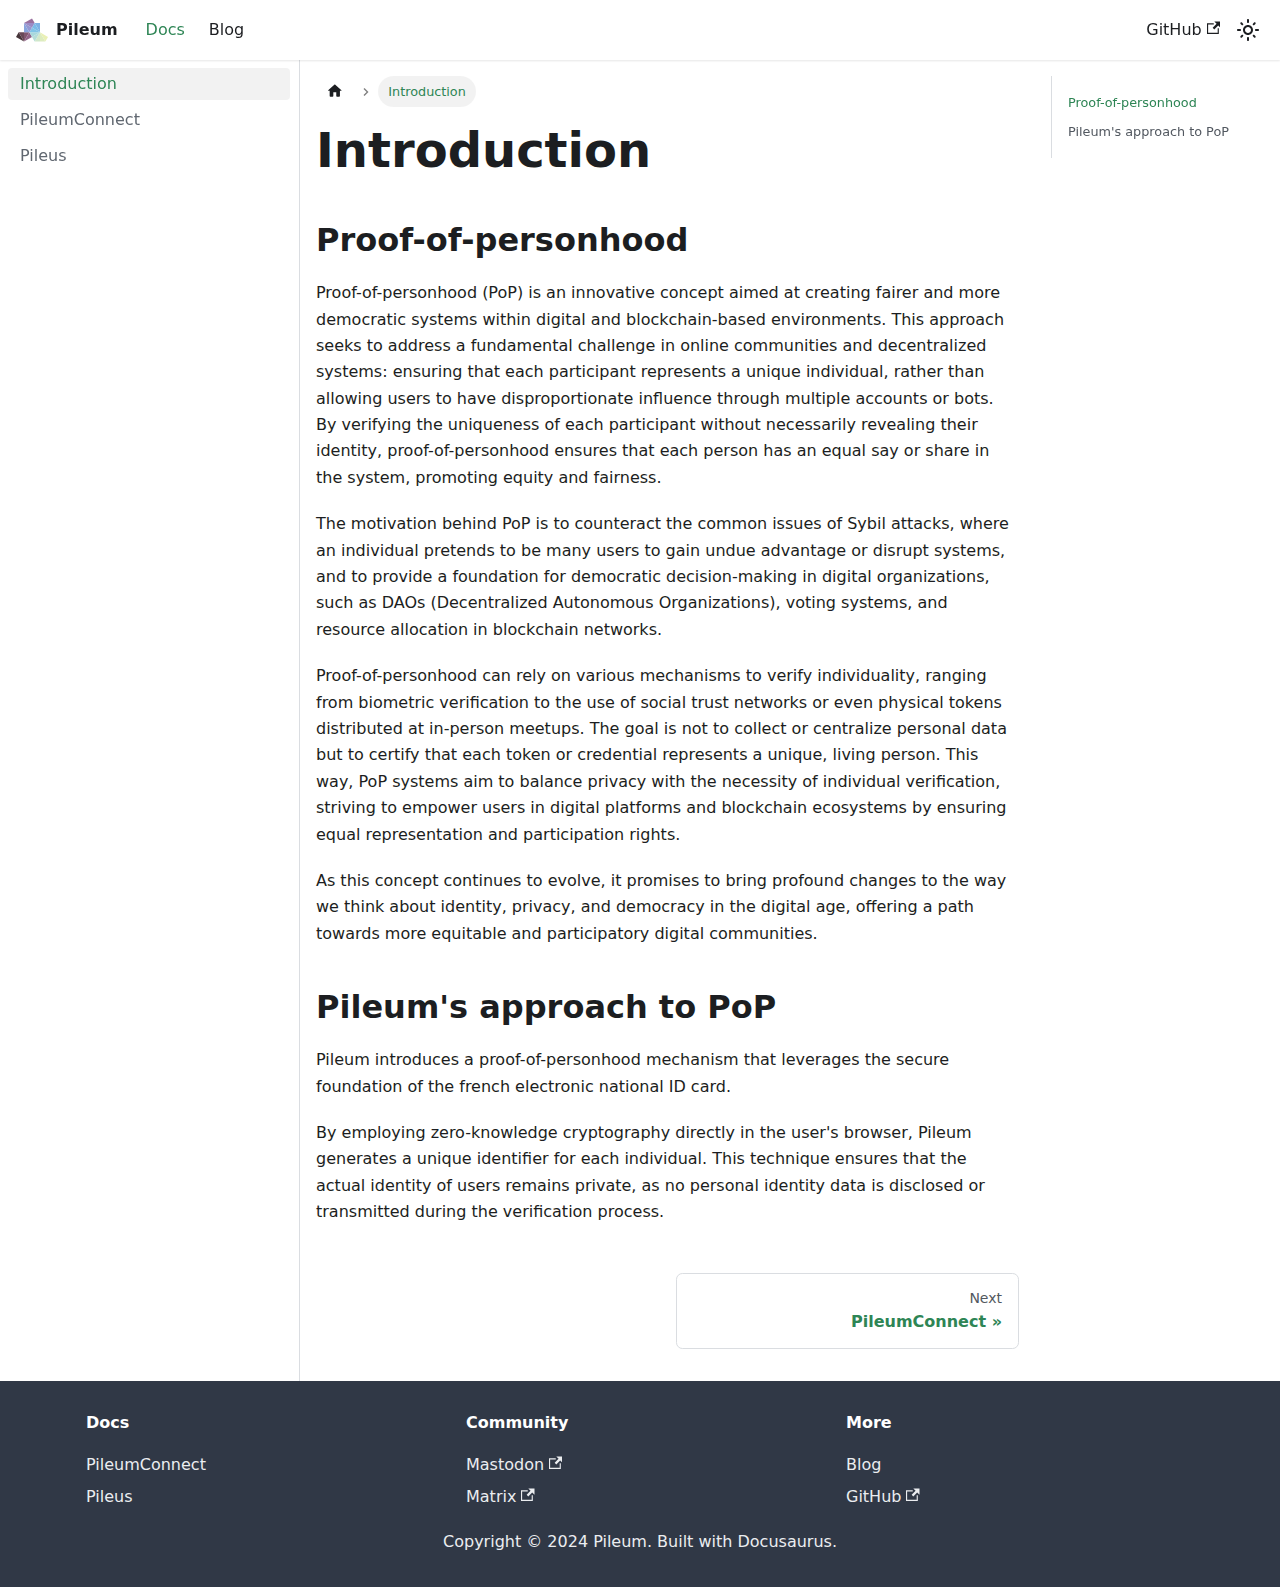
<file: docs/intro.html>
<!doctype html>
<html lang="en" dir="ltr" class="docs-wrapper plugin-docs plugin-id-default docs-version-current docs-doc-page docs-doc-id-intro" data-has-hydrated="false">
<head>
<meta charset="UTF-8">
<meta name="generator" content="Docusaurus v3.1.1">
<title data-rh="true">Introduction | Pileum</title><meta data-rh="true" name="viewport" content="width=device-width,initial-scale=1"><meta data-rh="true" name="twitter:card" content="summary_large_image"><meta data-rh="true" property="og:image" content="https://www.pileum.eu/img/logo.svg"><meta data-rh="true" name="twitter:image" content="https://www.pileum.eu/img/logo.svg"><meta data-rh="true" property="og:url" content="https://www.pileum.eu/docs/intro"><meta data-rh="true" property="og:locale" content="en"><meta data-rh="true" name="docusaurus_locale" content="en"><meta data-rh="true" name="docsearch:language" content="en"><meta data-rh="true" name="keywords" content="pileum, franceidentite, oidc, proof-of-personhood, ethereum, eip712"><meta data-rh="true" name="docusaurus_version" content="current"><meta data-rh="true" name="docusaurus_tag" content="docs-default-current"><meta data-rh="true" name="docsearch:version" content="current"><meta data-rh="true" name="docsearch:docusaurus_tag" content="docs-default-current"><meta data-rh="true" property="og:title" content="Introduction | Pileum"><meta data-rh="true" name="description" content="Proof-of-personhood"><meta data-rh="true" property="og:description" content="Proof-of-personhood"><link data-rh="true" rel="icon" href="/img/favicon.ico"><link data-rh="true" rel="canonical" href="https://www.pileum.eu/docs/intro"><link data-rh="true" rel="alternate" href="https://www.pileum.eu/docs/intro" hreflang="en"><link data-rh="true" rel="alternate" href="https://www.pileum.eu/docs/intro" hreflang="x-default"><link rel="alternate" type="application/rss+xml" href="/blog/rss.xml" title="Pileum RSS Feed">
<link rel="alternate" type="application/atom+xml" href="/blog/atom.xml" title="Pileum Atom Feed"><link rel="stylesheet" href="/assets/css/styles.4e2a0f7b.css">
<script src="/assets/js/runtime~main.bfde9d5d.js" defer="defer"></script>
<script src="/assets/js/main.bd8341ad.js" defer="defer"></script>
</head>
<body class="navigation-with-keyboard">
<script>!function(){function t(t){document.documentElement.setAttribute("data-theme",t)}var e=function(){try{return new URLSearchParams(window.location.search).get("docusaurus-theme")}catch(t){}}()||function(){try{return localStorage.getItem("theme")}catch(t){}}();t(null!==e?e:"light")}(),function(){try{const c=new URLSearchParams(window.location.search).entries();for(var[t,e]of c)if(t.startsWith("docusaurus-data-")){var a=t.replace("docusaurus-data-","data-");document.documentElement.setAttribute(a,e)}}catch(t){}}()</script><div id="__docusaurus"><div role="region" aria-label="Skip to main content"><a class="skipToContent_fXgn" href="#__docusaurus_skipToContent_fallback">Skip to main content</a></div><nav aria-label="Main" class="navbar navbar--fixed-top"><div class="navbar__inner"><div class="navbar__items"><button aria-label="Toggle navigation bar" aria-expanded="false" class="navbar__toggle clean-btn" type="button"><svg width="30" height="30" viewBox="0 0 30 30" aria-hidden="true"><path stroke="currentColor" stroke-linecap="round" stroke-miterlimit="10" stroke-width="2" d="M4 7h22M4 15h22M4 23h22"></path></svg></button><a class="navbar__brand" href="/"><div class="navbar__logo"><img src="/img/logo.svg" alt="Pileum Logo" class="themedComponent_mlkZ themedComponent--light_NVdE"><img src="/img/logo.svg" alt="Pileum Logo" class="themedComponent_mlkZ themedComponent--dark_xIcU"></div><b class="navbar__title text--truncate">Pileum</b></a><a aria-current="page" class="navbar__item navbar__link navbar__link--active" href="/docs/intro">Docs</a><a class="navbar__item navbar__link" href="/blog">Blog</a></div><div class="navbar__items navbar__items--right"><a href="https://github.com/pileum-eu" target="_blank" rel="noopener noreferrer" class="navbar__item navbar__link">GitHub<svg width="13.5" height="13.5" aria-hidden="true" viewBox="0 0 24 24" class="iconExternalLink_nPIU"><path fill="currentColor" d="M21 13v10h-21v-19h12v2h-10v15h17v-8h2zm3-12h-10.988l4.035 4-6.977 7.07 2.828 2.828 6.977-7.07 4.125 4.172v-11z"></path></svg></a><div class="toggle_vylO colorModeToggle_DEke"><button class="clean-btn toggleButton_gllP toggleButtonDisabled_aARS" type="button" disabled="" title="Switch between dark and light mode (currently light mode)" aria-label="Switch between dark and light mode (currently light mode)" aria-live="polite"><svg viewBox="0 0 24 24" width="24" height="24" class="lightToggleIcon_pyhR"><path fill="currentColor" d="M12,9c1.65,0,3,1.35,3,3s-1.35,3-3,3s-3-1.35-3-3S10.35,9,12,9 M12,7c-2.76,0-5,2.24-5,5s2.24,5,5,5s5-2.24,5-5 S14.76,7,12,7L12,7z M2,13l2,0c0.55,0,1-0.45,1-1s-0.45-1-1-1l-2,0c-0.55,0-1,0.45-1,1S1.45,13,2,13z M20,13l2,0c0.55,0,1-0.45,1-1 s-0.45-1-1-1l-2,0c-0.55,0-1,0.45-1,1S19.45,13,20,13z M11,2v2c0,0.55,0.45,1,1,1s1-0.45,1-1V2c0-0.55-0.45-1-1-1S11,1.45,11,2z M11,20v2c0,0.55,0.45,1,1,1s1-0.45,1-1v-2c0-0.55-0.45-1-1-1C11.45,19,11,19.45,11,20z M5.99,4.58c-0.39-0.39-1.03-0.39-1.41,0 c-0.39,0.39-0.39,1.03,0,1.41l1.06,1.06c0.39,0.39,1.03,0.39,1.41,0s0.39-1.03,0-1.41L5.99,4.58z M18.36,16.95 c-0.39-0.39-1.03-0.39-1.41,0c-0.39,0.39-0.39,1.03,0,1.41l1.06,1.06c0.39,0.39,1.03,0.39,1.41,0c0.39-0.39,0.39-1.03,0-1.41 L18.36,16.95z M19.42,5.99c0.39-0.39,0.39-1.03,0-1.41c-0.39-0.39-1.03-0.39-1.41,0l-1.06,1.06c-0.39,0.39-0.39,1.03,0,1.41 s1.03,0.39,1.41,0L19.42,5.99z M7.05,18.36c0.39-0.39,0.39-1.03,0-1.41c-0.39-0.39-1.03-0.39-1.41,0l-1.06,1.06 c-0.39,0.39-0.39,1.03,0,1.41s1.03,0.39,1.41,0L7.05,18.36z"></path></svg><svg viewBox="0 0 24 24" width="24" height="24" class="darkToggleIcon_wfgR"><path fill="currentColor" d="M9.37,5.51C9.19,6.15,9.1,6.82,9.1,7.5c0,4.08,3.32,7.4,7.4,7.4c0.68,0,1.35-0.09,1.99-0.27C17.45,17.19,14.93,19,12,19 c-3.86,0-7-3.14-7-7C5,9.07,6.81,6.55,9.37,5.51z M12,3c-4.97,0-9,4.03-9,9s4.03,9,9,9s9-4.03,9-9c0-0.46-0.04-0.92-0.1-1.36 c-0.98,1.37-2.58,2.26-4.4,2.26c-2.98,0-5.4-2.42-5.4-5.4c0-1.81,0.89-3.42,2.26-4.4C12.92,3.04,12.46,3,12,3L12,3z"></path></svg></button></div><div class="navbarSearchContainer_Bca1"></div></div></div><div role="presentation" class="navbar-sidebar__backdrop"></div></nav><div id="__docusaurus_skipToContent_fallback" class="main-wrapper mainWrapper_z2l0"><div class="docsWrapper_hBAB"><button aria-label="Scroll back to top" class="clean-btn theme-back-to-top-button backToTopButton_sjWU" type="button"></button><div class="docRoot_UBD9"><aside class="theme-doc-sidebar-container docSidebarContainer_YfHR"><div class="sidebarViewport_aRkj"><div class="sidebar_njMd"><nav aria-label="Docs sidebar" class="menu thin-scrollbar menu_SIkG"><ul class="theme-doc-sidebar-menu menu__list"><li class="theme-doc-sidebar-item-link theme-doc-sidebar-item-link-level-1 menu__list-item"><a class="menu__link menu__link--active" aria-current="page" href="/docs/intro">Introduction</a></li><li class="theme-doc-sidebar-item-link theme-doc-sidebar-item-link-level-1 menu__list-item"><a class="menu__link" href="/docs/connect">PileumConnect</a></li><li class="theme-doc-sidebar-item-link theme-doc-sidebar-item-link-level-1 menu__list-item"><a class="menu__link" href="/docs/pileus">Pileus</a></li></ul></nav></div></div></aside><main class="docMainContainer_TBSr"><div class="container padding-top--md padding-bottom--lg"><div class="row"><div class="col docItemCol_VOVn"><div class="docItemContainer_Djhp"><article><nav class="theme-doc-breadcrumbs breadcrumbsContainer_Z_bl" aria-label="Breadcrumbs"><ul class="breadcrumbs" itemscope="" itemtype="https://schema.org/BreadcrumbList"><li class="breadcrumbs__item"><a aria-label="Home page" class="breadcrumbs__link" href="/"><svg viewBox="0 0 24 24" class="breadcrumbHomeIcon_YNFT"><path d="M10 19v-5h4v5c0 .55.45 1 1 1h3c.55 0 1-.45 1-1v-7h1.7c.46 0 .68-.57.33-.87L12.67 3.6c-.38-.34-.96-.34-1.34 0l-8.36 7.53c-.34.3-.13.87.33.87H5v7c0 .55.45 1 1 1h3c.55 0 1-.45 1-1z" fill="currentColor"></path></svg></a></li><li itemscope="" itemprop="itemListElement" itemtype="https://schema.org/ListItem" class="breadcrumbs__item breadcrumbs__item--active"><span class="breadcrumbs__link" itemprop="name">Introduction</span><meta itemprop="position" content="1"></li></ul></nav><div class="tocCollapsible_ETCw theme-doc-toc-mobile tocMobile_ITEo"><button type="button" class="clean-btn tocCollapsibleButton_TO0P">On this page</button></div><div class="theme-doc-markdown markdown"><h1>Introduction</h1>
<h2 class="anchor anchorWithStickyNavbar_LWe7" id="proof-of-personhood">Proof-of-personhood<a href="#proof-of-personhood" class="hash-link" aria-label="Direct link to Proof-of-personhood" title="Direct link to Proof-of-personhood">​</a></h2>
<p>Proof-of-personhood (PoP) is an innovative concept aimed at creating fairer and more democratic systems within digital and blockchain-based environments. This approach seeks to address a fundamental challenge in online communities and decentralized systems: ensuring that each participant represents a unique individual, rather than allowing users to have disproportionate influence through multiple accounts or bots. By verifying the uniqueness of each participant without necessarily revealing their identity, proof-of-personhood ensures that each person has an equal say or share in the system, promoting equity and fairness.</p>
<p>The motivation behind PoP is to counteract the common issues of Sybil attacks, where an individual pretends to be many users to gain undue advantage or disrupt systems, and to provide a foundation for democratic decision-making in digital organizations, such as DAOs (Decentralized Autonomous Organizations), voting systems, and resource allocation in blockchain networks.</p>
<p>Proof-of-personhood can rely on various mechanisms to verify individuality, ranging from biometric verification to the use of social trust networks or even physical tokens distributed at in-person meetups. The goal is not to collect or centralize personal data but to certify that each token or credential represents a unique, living person. This way, PoP systems aim to balance privacy with the necessity of individual verification, striving to empower users in digital platforms and blockchain ecosystems by ensuring equal representation and participation rights.</p>
<p>As this concept continues to evolve, it promises to bring profound changes to the way we think about identity, privacy, and democracy in the digital age, offering a path towards more equitable and participatory digital communities.</p>
<h2 class="anchor anchorWithStickyNavbar_LWe7" id="pileums-approach-to-pop">Pileum&#x27;s approach to PoP<a href="#pileums-approach-to-pop" class="hash-link" aria-label="Direct link to Pileum&#x27;s approach to PoP" title="Direct link to Pileum&#x27;s approach to PoP">​</a></h2>
<p>Pileum introduces a proof-of-personhood mechanism that leverages the secure foundation of the french electronic national ID card.</p>
<p>By employing zero-knowledge cryptography directly in the user&#x27;s browser, Pileum generates a unique identifier for each individual. This technique ensures that the actual identity of users remains private, as no personal identity data is disclosed or transmitted during the verification process.</p></div></article><nav class="pagination-nav docusaurus-mt-lg" aria-label="Docs pages"><a class="pagination-nav__link pagination-nav__link--next" href="/docs/connect"><div class="pagination-nav__sublabel">Next</div><div class="pagination-nav__label">PileumConnect</div></a></nav></div></div><div class="col col--3"><div class="tableOfContents_bqdL thin-scrollbar theme-doc-toc-desktop"><ul class="table-of-contents table-of-contents__left-border"><li><a href="#proof-of-personhood" class="table-of-contents__link toc-highlight">Proof-of-personhood</a></li><li><a href="#pileums-approach-to-pop" class="table-of-contents__link toc-highlight">Pileum&#39;s approach to PoP</a></li></ul></div></div></div></div></main></div></div></div><footer class="footer footer--dark"><div class="container container-fluid"><div class="row footer__links"><div class="col footer__col"><div class="footer__title">Docs</div><ul class="footer__items clean-list"><li class="footer__item"><a class="footer__link-item" href="/docs/connect">PileumConnect</a></li><li class="footer__item"><a class="footer__link-item" href="/docs/pileus">Pileus</a></li></ul></div><div class="col footer__col"><div class="footer__title">Community</div><ul class="footer__items clean-list"><li class="footer__item"><a href="https://mastodon.online/@Pileum" target="_blank" rel="me" class="footer__link-item">Mastodon<svg width="13.5" height="13.5" aria-hidden="true" viewBox="0 0 24 24" class="iconExternalLink_nPIU"><path fill="currentColor" d="M21 13v10h-21v-19h12v2h-10v15h17v-8h2zm3-12h-10.988l4.035 4-6.977 7.07 2.828 2.828 6.977-7.07 4.125 4.172v-11z"></path></svg></a></li><li class="footer__item"><a href="https://matrix.to/#/#pileum:matrix.org" target="_blank" rel="noopener noreferrer" class="footer__link-item">Matrix<svg width="13.5" height="13.5" aria-hidden="true" viewBox="0 0 24 24" class="iconExternalLink_nPIU"><path fill="currentColor" d="M21 13v10h-21v-19h12v2h-10v15h17v-8h2zm3-12h-10.988l4.035 4-6.977 7.07 2.828 2.828 6.977-7.07 4.125 4.172v-11z"></path></svg></a></li></ul></div><div class="col footer__col"><div class="footer__title">More</div><ul class="footer__items clean-list"><li class="footer__item"><a class="footer__link-item" href="/blog">Blog</a></li><li class="footer__item"><a href="https://github.com/pileum-eu" target="_blank" rel="noopener noreferrer" class="footer__link-item">GitHub<svg width="13.5" height="13.5" aria-hidden="true" viewBox="0 0 24 24" class="iconExternalLink_nPIU"><path fill="currentColor" d="M21 13v10h-21v-19h12v2h-10v15h17v-8h2zm3-12h-10.988l4.035 4-6.977 7.07 2.828 2.828 6.977-7.07 4.125 4.172v-11z"></path></svg></a></li></ul></div></div><div class="footer__bottom text--center"><div class="footer__copyright">Copyright © 2024 Pileum. Built with Docusaurus.</div></div></div></footer></div>
</body>
</html>
</file>
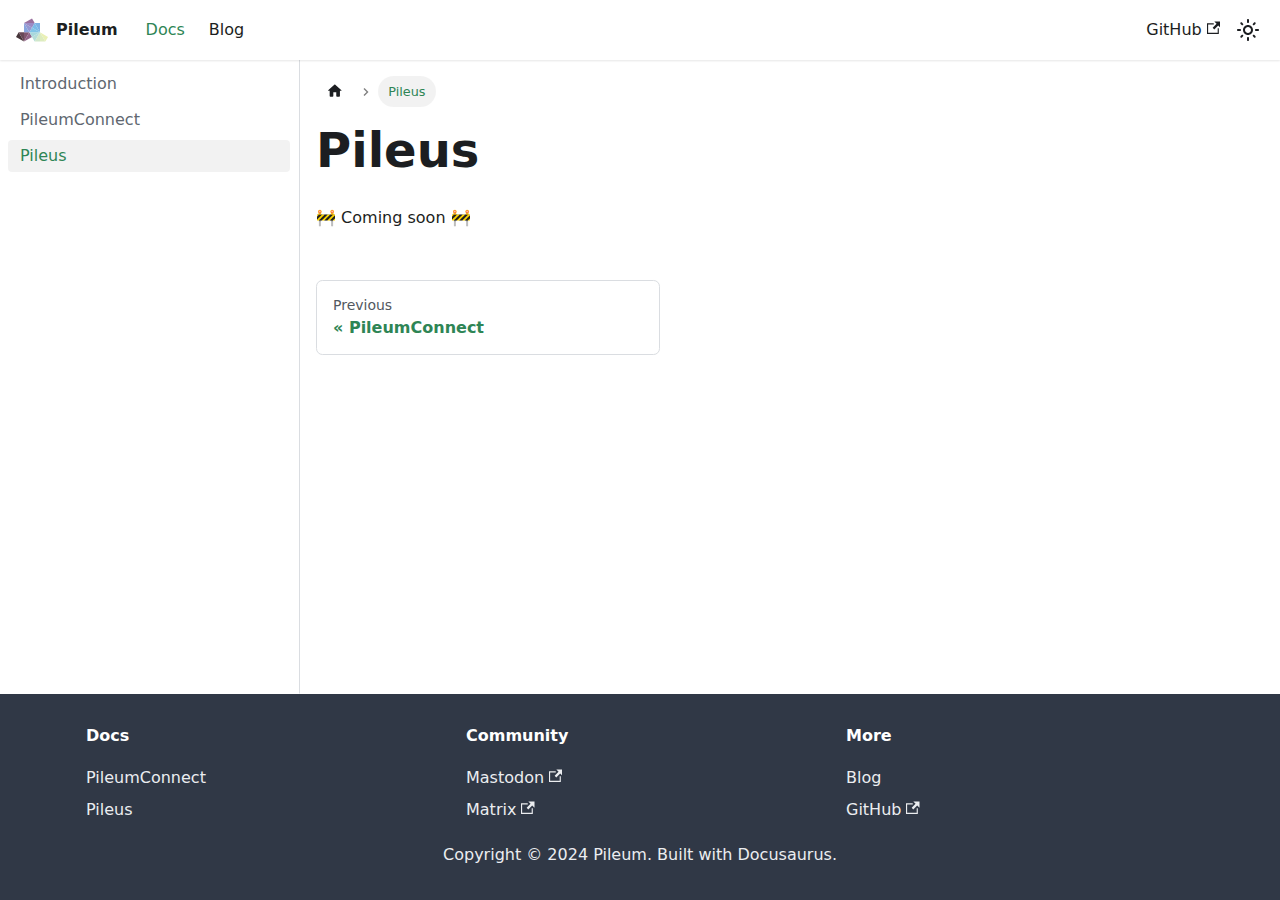
<file: docs/pileus.html>
<!doctype html>
<html lang="en" dir="ltr" class="docs-wrapper plugin-docs plugin-id-default docs-version-current docs-doc-page docs-doc-id-pileus" data-has-hydrated="false">
<head>
<meta charset="UTF-8">
<meta name="generator" content="Docusaurus v3.1.1">
<title data-rh="true">Pileus | Pileum</title><meta data-rh="true" name="viewport" content="width=device-width,initial-scale=1"><meta data-rh="true" name="twitter:card" content="summary_large_image"><meta data-rh="true" property="og:image" content="https://www.pileum.eu/img/logo.svg"><meta data-rh="true" name="twitter:image" content="https://www.pileum.eu/img/logo.svg"><meta data-rh="true" property="og:url" content="https://www.pileum.eu/docs/pileus"><meta data-rh="true" property="og:locale" content="en"><meta data-rh="true" name="docusaurus_locale" content="en"><meta data-rh="true" name="docsearch:language" content="en"><meta data-rh="true" name="keywords" content="pileum, franceidentite, oidc, proof-of-personhood, ethereum, eip712"><meta data-rh="true" name="docusaurus_version" content="current"><meta data-rh="true" name="docusaurus_tag" content="docs-default-current"><meta data-rh="true" name="docsearch:version" content="current"><meta data-rh="true" name="docsearch:docusaurus_tag" content="docs-default-current"><meta data-rh="true" property="og:title" content="Pileus | Pileum"><meta data-rh="true" name="description" content="Sybil-proof NFT"><meta data-rh="true" property="og:description" content="Sybil-proof NFT"><link data-rh="true" rel="icon" href="/img/favicon.ico"><link data-rh="true" rel="canonical" href="https://www.pileum.eu/docs/pileus"><link data-rh="true" rel="alternate" href="https://www.pileum.eu/docs/pileus" hreflang="en"><link data-rh="true" rel="alternate" href="https://www.pileum.eu/docs/pileus" hreflang="x-default"><link rel="alternate" type="application/rss+xml" href="/blog/rss.xml" title="Pileum RSS Feed">
<link rel="alternate" type="application/atom+xml" href="/blog/atom.xml" title="Pileum Atom Feed"><link rel="stylesheet" href="/assets/css/styles.4e2a0f7b.css">
<script src="/assets/js/runtime~main.bfde9d5d.js" defer="defer"></script>
<script src="/assets/js/main.bd8341ad.js" defer="defer"></script>
</head>
<body class="navigation-with-keyboard">
<script>!function(){function t(t){document.documentElement.setAttribute("data-theme",t)}var e=function(){try{return new URLSearchParams(window.location.search).get("docusaurus-theme")}catch(t){}}()||function(){try{return localStorage.getItem("theme")}catch(t){}}();t(null!==e?e:"light")}(),function(){try{const c=new URLSearchParams(window.location.search).entries();for(var[t,e]of c)if(t.startsWith("docusaurus-data-")){var a=t.replace("docusaurus-data-","data-");document.documentElement.setAttribute(a,e)}}catch(t){}}()</script><div id="__docusaurus"><div role="region" aria-label="Skip to main content"><a class="skipToContent_fXgn" href="#__docusaurus_skipToContent_fallback">Skip to main content</a></div><nav aria-label="Main" class="navbar navbar--fixed-top"><div class="navbar__inner"><div class="navbar__items"><button aria-label="Toggle navigation bar" aria-expanded="false" class="navbar__toggle clean-btn" type="button"><svg width="30" height="30" viewBox="0 0 30 30" aria-hidden="true"><path stroke="currentColor" stroke-linecap="round" stroke-miterlimit="10" stroke-width="2" d="M4 7h22M4 15h22M4 23h22"></path></svg></button><a class="navbar__brand" href="/"><div class="navbar__logo"><img src="/img/logo.svg" alt="Pileum Logo" class="themedComponent_mlkZ themedComponent--light_NVdE"><img src="/img/logo.svg" alt="Pileum Logo" class="themedComponent_mlkZ themedComponent--dark_xIcU"></div><b class="navbar__title text--truncate">Pileum</b></a><a aria-current="page" class="navbar__item navbar__link navbar__link--active" href="/docs/intro">Docs</a><a class="navbar__item navbar__link" href="/blog">Blog</a></div><div class="navbar__items navbar__items--right"><a href="https://github.com/pileum-eu" target="_blank" rel="noopener noreferrer" class="navbar__item navbar__link">GitHub<svg width="13.5" height="13.5" aria-hidden="true" viewBox="0 0 24 24" class="iconExternalLink_nPIU"><path fill="currentColor" d="M21 13v10h-21v-19h12v2h-10v15h17v-8h2zm3-12h-10.988l4.035 4-6.977 7.07 2.828 2.828 6.977-7.07 4.125 4.172v-11z"></path></svg></a><div class="toggle_vylO colorModeToggle_DEke"><button class="clean-btn toggleButton_gllP toggleButtonDisabled_aARS" type="button" disabled="" title="Switch between dark and light mode (currently light mode)" aria-label="Switch between dark and light mode (currently light mode)" aria-live="polite"><svg viewBox="0 0 24 24" width="24" height="24" class="lightToggleIcon_pyhR"><path fill="currentColor" d="M12,9c1.65,0,3,1.35,3,3s-1.35,3-3,3s-3-1.35-3-3S10.35,9,12,9 M12,7c-2.76,0-5,2.24-5,5s2.24,5,5,5s5-2.24,5-5 S14.76,7,12,7L12,7z M2,13l2,0c0.55,0,1-0.45,1-1s-0.45-1-1-1l-2,0c-0.55,0-1,0.45-1,1S1.45,13,2,13z M20,13l2,0c0.55,0,1-0.45,1-1 s-0.45-1-1-1l-2,0c-0.55,0-1,0.45-1,1S19.45,13,20,13z M11,2v2c0,0.55,0.45,1,1,1s1-0.45,1-1V2c0-0.55-0.45-1-1-1S11,1.45,11,2z M11,20v2c0,0.55,0.45,1,1,1s1-0.45,1-1v-2c0-0.55-0.45-1-1-1C11.45,19,11,19.45,11,20z M5.99,4.58c-0.39-0.39-1.03-0.39-1.41,0 c-0.39,0.39-0.39,1.03,0,1.41l1.06,1.06c0.39,0.39,1.03,0.39,1.41,0s0.39-1.03,0-1.41L5.99,4.58z M18.36,16.95 c-0.39-0.39-1.03-0.39-1.41,0c-0.39,0.39-0.39,1.03,0,1.41l1.06,1.06c0.39,0.39,1.03,0.39,1.41,0c0.39-0.39,0.39-1.03,0-1.41 L18.36,16.95z M19.42,5.99c0.39-0.39,0.39-1.03,0-1.41c-0.39-0.39-1.03-0.39-1.41,0l-1.06,1.06c-0.39,0.39-0.39,1.03,0,1.41 s1.03,0.39,1.41,0L19.42,5.99z M7.05,18.36c0.39-0.39,0.39-1.03,0-1.41c-0.39-0.39-1.03-0.39-1.41,0l-1.06,1.06 c-0.39,0.39-0.39,1.03,0,1.41s1.03,0.39,1.41,0L7.05,18.36z"></path></svg><svg viewBox="0 0 24 24" width="24" height="24" class="darkToggleIcon_wfgR"><path fill="currentColor" d="M9.37,5.51C9.19,6.15,9.1,6.82,9.1,7.5c0,4.08,3.32,7.4,7.4,7.4c0.68,0,1.35-0.09,1.99-0.27C17.45,17.19,14.93,19,12,19 c-3.86,0-7-3.14-7-7C5,9.07,6.81,6.55,9.37,5.51z M12,3c-4.97,0-9,4.03-9,9s4.03,9,9,9s9-4.03,9-9c0-0.46-0.04-0.92-0.1-1.36 c-0.98,1.37-2.58,2.26-4.4,2.26c-2.98,0-5.4-2.42-5.4-5.4c0-1.81,0.89-3.42,2.26-4.4C12.92,3.04,12.46,3,12,3L12,3z"></path></svg></button></div><div class="navbarSearchContainer_Bca1"></div></div></div><div role="presentation" class="navbar-sidebar__backdrop"></div></nav><div id="__docusaurus_skipToContent_fallback" class="main-wrapper mainWrapper_z2l0"><div class="docsWrapper_hBAB"><button aria-label="Scroll back to top" class="clean-btn theme-back-to-top-button backToTopButton_sjWU" type="button"></button><div class="docRoot_UBD9"><aside class="theme-doc-sidebar-container docSidebarContainer_YfHR"><div class="sidebarViewport_aRkj"><div class="sidebar_njMd"><nav aria-label="Docs sidebar" class="menu thin-scrollbar menu_SIkG"><ul class="theme-doc-sidebar-menu menu__list"><li class="theme-doc-sidebar-item-link theme-doc-sidebar-item-link-level-1 menu__list-item"><a class="menu__link" href="/docs/intro">Introduction</a></li><li class="theme-doc-sidebar-item-link theme-doc-sidebar-item-link-level-1 menu__list-item"><a class="menu__link" href="/docs/connect">PileumConnect</a></li><li class="theme-doc-sidebar-item-link theme-doc-sidebar-item-link-level-1 menu__list-item"><a class="menu__link menu__link--active" aria-current="page" href="/docs/pileus">Pileus</a></li></ul></nav></div></div></aside><main class="docMainContainer_TBSr"><div class="container padding-top--md padding-bottom--lg"><div class="row"><div class="col docItemCol_VOVn"><div class="docItemContainer_Djhp"><article><nav class="theme-doc-breadcrumbs breadcrumbsContainer_Z_bl" aria-label="Breadcrumbs"><ul class="breadcrumbs" itemscope="" itemtype="https://schema.org/BreadcrumbList"><li class="breadcrumbs__item"><a aria-label="Home page" class="breadcrumbs__link" href="/"><svg viewBox="0 0 24 24" class="breadcrumbHomeIcon_YNFT"><path d="M10 19v-5h4v5c0 .55.45 1 1 1h3c.55 0 1-.45 1-1v-7h1.7c.46 0 .68-.57.33-.87L12.67 3.6c-.38-.34-.96-.34-1.34 0l-8.36 7.53c-.34.3-.13.87.33.87H5v7c0 .55.45 1 1 1h3c.55 0 1-.45 1-1z" fill="currentColor"></path></svg></a></li><li itemscope="" itemprop="itemListElement" itemtype="https://schema.org/ListItem" class="breadcrumbs__item breadcrumbs__item--active"><span class="breadcrumbs__link" itemprop="name">Pileus</span><meta itemprop="position" content="1"></li></ul></nav><div class="theme-doc-markdown markdown"><h1>Pileus</h1>
<p>🚧 Coming soon 🚧</p></div></article><nav class="pagination-nav docusaurus-mt-lg" aria-label="Docs pages"><a class="pagination-nav__link pagination-nav__link--prev" href="/docs/connect"><div class="pagination-nav__sublabel">Previous</div><div class="pagination-nav__label">PileumConnect</div></a></nav></div></div></div></div></main></div></div></div><footer class="footer footer--dark"><div class="container container-fluid"><div class="row footer__links"><div class="col footer__col"><div class="footer__title">Docs</div><ul class="footer__items clean-list"><li class="footer__item"><a class="footer__link-item" href="/docs/connect">PileumConnect</a></li><li class="footer__item"><a class="footer__link-item" href="/docs/pileus">Pileus</a></li></ul></div><div class="col footer__col"><div class="footer__title">Community</div><ul class="footer__items clean-list"><li class="footer__item"><a href="https://mastodon.online/@Pileum" target="_blank" rel="me" class="footer__link-item">Mastodon<svg width="13.5" height="13.5" aria-hidden="true" viewBox="0 0 24 24" class="iconExternalLink_nPIU"><path fill="currentColor" d="M21 13v10h-21v-19h12v2h-10v15h17v-8h2zm3-12h-10.988l4.035 4-6.977 7.07 2.828 2.828 6.977-7.07 4.125 4.172v-11z"></path></svg></a></li><li class="footer__item"><a href="https://matrix.to/#/#pileum:matrix.org" target="_blank" rel="noopener noreferrer" class="footer__link-item">Matrix<svg width="13.5" height="13.5" aria-hidden="true" viewBox="0 0 24 24" class="iconExternalLink_nPIU"><path fill="currentColor" d="M21 13v10h-21v-19h12v2h-10v15h17v-8h2zm3-12h-10.988l4.035 4-6.977 7.07 2.828 2.828 6.977-7.07 4.125 4.172v-11z"></path></svg></a></li></ul></div><div class="col footer__col"><div class="footer__title">More</div><ul class="footer__items clean-list"><li class="footer__item"><a class="footer__link-item" href="/blog">Blog</a></li><li class="footer__item"><a href="https://github.com/pileum-eu" target="_blank" rel="noopener noreferrer" class="footer__link-item">GitHub<svg width="13.5" height="13.5" aria-hidden="true" viewBox="0 0 24 24" class="iconExternalLink_nPIU"><path fill="currentColor" d="M21 13v10h-21v-19h12v2h-10v15h17v-8h2zm3-12h-10.988l4.035 4-6.977 7.07 2.828 2.828 6.977-7.07 4.125 4.172v-11z"></path></svg></a></li></ul></div></div><div class="footer__bottom text--center"><div class="footer__copyright">Copyright © 2024 Pileum. Built with Docusaurus.</div></div></div></footer></div>
</body>
</html>
</file>
<file: assets/css/styles.4e2a0f7b.css>
.col,.container{padding:0 var(--ifm-spacing-horizontal);width:100%}.markdown>h2,.markdown>h3,.markdown>h4,.markdown>h5,.markdown>h6{margin-bottom:calc(var(--ifm-heading-vertical-rhythm-bottom)*var(--ifm-leading))}.markdown li,body{word-wrap:break-word}body,ol ol,ol ul,ul ol,ul ul{margin:0}pre,table{overflow:auto}blockquote,pre{margin:0 0 var(--ifm-spacing-vertical)}.breadcrumbs__link,.button{transition-timing-function:var(--ifm-transition-timing-default)}.button,code{vertical-align:middle}.button--outline.button--active,.button--outline:active,.button--outline:hover,:root{--ifm-button-color:var(--ifm-font-color-base-inverse)}.menu__link:hover,a{transition:color var(--ifm-transition-fast) var(--ifm-transition-timing-default)}.navbar--dark,:root{--ifm-navbar-link-hover-color:var(--ifm-color-primary)}.menu,.navbar-sidebar{overflow-x:hidden}:root,html[data-theme=dark]{--ifm-color-emphasis-500:var(--ifm-color-gray-500)}.toggleButton_gllP,html{-webkit-tap-highlight-color:transparent}.clean-list,.containsTaskList_mC6p,.details_lb9f>summary,.dropdown__menu,.menu__list{list-style:none}:root{--ifm-color-scheme:light;--ifm-dark-value:10%;--ifm-darker-value:15%;--ifm-darkest-value:30%;--ifm-light-value:15%;--ifm-lighter-value:30%;--ifm-lightest-value:50%;--ifm-contrast-background-value:90%;--ifm-contrast-foreground-value:70%;--ifm-contrast-background-dark-value:70%;--ifm-contrast-foreground-dark-value:90%;--ifm-color-primary:#3578e5;--ifm-color-secondary:#ebedf0;--ifm-color-success:#00a400;--ifm-color-info:#54c7ec;--ifm-color-warning:#ffba00;--ifm-color-danger:#fa383e;--ifm-color-primary-dark:#306cce;--ifm-color-primary-darker:#2d66c3;--ifm-color-primary-darkest:#2554a0;--ifm-color-primary-light:#538ce9;--ifm-color-primary-lighter:#72a1ed;--ifm-color-primary-lightest:#9abcf2;--ifm-color-primary-contrast-background:#ebf2fc;--ifm-color-primary-contrast-foreground:#102445;--ifm-color-secondary-dark:#d4d5d8;--ifm-color-secondary-darker:#c8c9cc;--ifm-color-secondary-darkest:#a4a6a8;--ifm-color-secondary-light:#eef0f2;--ifm-color-secondary-lighter:#f1f2f5;--ifm-color-secondary-lightest:#f5f6f8;--ifm-color-secondary-contrast-background:#fdfdfe;--ifm-color-secondary-contrast-foreground:#474748;--ifm-color-success-dark:#009400;--ifm-color-success-darker:#008b00;--ifm-color-success-darkest:#007300;--ifm-color-success-light:#26b226;--ifm-color-success-lighter:#4dbf4d;--ifm-color-success-lightest:#80d280;--ifm-color-success-contrast-background:#e6f6e6;--ifm-color-success-contrast-foreground:#003100;--ifm-color-info-dark:#4cb3d4;--ifm-color-info-darker:#47a9c9;--ifm-color-info-darkest:#3b8ba5;--ifm-color-info-light:#6ecfef;--ifm-color-info-lighter:#87d8f2;--ifm-color-info-lightest:#aae3f6;--ifm-color-info-contrast-background:#eef9fd;--ifm-color-info-contrast-foreground:#193c47;--ifm-color-warning-dark:#e6a700;--ifm-color-warning-darker:#d99e00;--ifm-color-warning-darkest:#b38200;--ifm-color-warning-light:#ffc426;--ifm-color-warning-lighter:#ffcf4d;--ifm-color-warning-lightest:#ffdd80;--ifm-color-warning-contrast-background:#fff8e6;--ifm-color-warning-contrast-foreground:#4d3800;--ifm-color-danger-dark:#e13238;--ifm-color-danger-darker:#d53035;--ifm-color-danger-darkest:#af272b;--ifm-color-danger-light:#fb565b;--ifm-color-danger-lighter:#fb7478;--ifm-color-danger-lightest:#fd9c9f;--ifm-color-danger-contrast-background:#ffebec;--ifm-color-danger-contrast-foreground:#4b1113;--ifm-color-white:#fff;--ifm-color-black:#000;--ifm-color-gray-0:var(--ifm-color-white);--ifm-color-gray-100:#f5f6f7;--ifm-color-gray-200:#ebedf0;--ifm-color-gray-300:#dadde1;--ifm-color-gray-400:#ccd0d5;--ifm-color-gray-500:#bec3c9;--ifm-color-gray-600:#8d949e;--ifm-color-gray-700:#606770;--ifm-color-gray-800:#444950;--ifm-color-gray-900:#1c1e21;--ifm-color-gray-1000:var(--ifm-color-black);--ifm-color-emphasis-0:var(--ifm-color-gray-0);--ifm-color-emphasis-100:var(--ifm-color-gray-100);--ifm-color-emphasis-200:var(--ifm-color-gray-200);--ifm-color-emphasis-300:var(--ifm-color-gray-300);--ifm-color-emphasis-400:var(--ifm-color-gray-400);--ifm-color-emphasis-600:var(--ifm-color-gray-600);--ifm-color-emphasis-700:var(--ifm-color-gray-700);--ifm-color-emphasis-800:var(--ifm-color-gray-800);--ifm-color-emphasis-900:var(--ifm-color-gray-900);--ifm-color-emphasis-1000:var(--ifm-color-gray-1000);--ifm-color-content:var(--ifm-color-emphasis-900);--ifm-color-content-inverse:var(--ifm-color-emphasis-0);--ifm-color-content-secondary:#525860;--ifm-background-color:#0000;--ifm-background-surface-color:var(--ifm-color-content-inverse);--ifm-global-border-width:1px;--ifm-global-radius:0.4rem;--ifm-hover-overlay:#0000000d;--ifm-font-color-base:var(--ifm-color-content);--ifm-font-color-base-inverse:var(--ifm-color-content-inverse);--ifm-font-color-secondary:var(--ifm-color-content-secondary);--ifm-font-family-base:system-ui,-apple-system,Segoe UI,Roboto,Ubuntu,Cantarell,Noto Sans,sans-serif,BlinkMacSystemFont,"Segoe UI",Helvetica,Arial,sans-serif,"Apple Color Emoji","Segoe UI Emoji","Segoe UI Symbol";--ifm-font-family-monospace:SFMono-Regular,Menlo,Monaco,Consolas,"Liberation Mono","Courier New",monospace;--ifm-font-size-base:100%;--ifm-font-weight-light:300;--ifm-font-weight-normal:400;--ifm-font-weight-semibold:500;--ifm-font-weight-bold:700;--ifm-font-weight-base:var(--ifm-font-weight-normal);--ifm-line-height-base:1.65;--ifm-global-spacing:1rem;--ifm-spacing-vertical:var(--ifm-global-spacing);--ifm-spacing-horizontal:var(--ifm-global-spacing);--ifm-transition-fast:200ms;--ifm-transition-slow:400ms;--ifm-transition-timing-default:cubic-bezier(0.08,0.52,0.52,1);--ifm-global-shadow-lw:0 1px 2px 0 #0000001a;--ifm-global-shadow-md:0 5px 40px #0003;--ifm-global-shadow-tl:0 12px 28px 0 #0003,0 2px 4px 0 #0000001a;--ifm-z-index-dropdown:100;--ifm-z-index-fixed:200;--ifm-z-index-overlay:400;--ifm-container-width:1140px;--ifm-container-width-xl:1320px;--ifm-code-background:#f6f7f8;--ifm-code-border-radius:var(--ifm-global-radius);--ifm-code-font-size:90%;--ifm-code-padding-horizontal:0.1rem;--ifm-code-padding-vertical:0.1rem;--ifm-pre-background:var(--ifm-code-background);--ifm-pre-border-radius:var(--ifm-code-border-radius);--ifm-pre-color:inherit;--ifm-pre-line-height:1.45;--ifm-pre-padding:1rem;--ifm-heading-color:inherit;--ifm-heading-margin-top:0;--ifm-heading-margin-bottom:var(--ifm-spacing-vertical);--ifm-heading-font-family:var(--ifm-font-family-base);--ifm-heading-font-weight:var(--ifm-font-weight-bold);--ifm-heading-line-height:1.25;--ifm-h1-font-size:2rem;--ifm-h2-font-size:1.5rem;--ifm-h3-font-size:1.25rem;--ifm-h4-font-size:1rem;--ifm-h5-font-size:0.875rem;--ifm-h6-font-size:0.85rem;--ifm-image-alignment-padding:1.25rem;--ifm-leading-desktop:1.25;--ifm-leading:calc(var(--ifm-leading-desktop)*1rem);--ifm-list-left-padding:2rem;--ifm-list-margin:1rem;--ifm-list-item-margin:0.25rem;--ifm-list-paragraph-margin:1rem;--ifm-table-cell-padding:0.75rem;--ifm-table-background:#0000;--ifm-table-stripe-background:#00000008;--ifm-table-border-width:1px;--ifm-table-border-color:var(--ifm-color-emphasis-300);--ifm-table-head-background:inherit;--ifm-table-head-color:inherit;--ifm-table-head-font-weight:var(--ifm-font-weight-bold);--ifm-table-cell-color:inherit;--ifm-link-color:var(--ifm-color-primary);--ifm-link-decoration:none;--ifm-link-hover-color:var(--ifm-link-color);--ifm-link-hover-decoration:underline;--ifm-paragraph-margin-bottom:var(--ifm-leading);--ifm-blockquote-font-size:var(--ifm-font-size-base);--ifm-blockquote-border-left-width:2px;--ifm-blockquote-padding-horizontal:var(--ifm-spacing-horizontal);--ifm-blockquote-padding-vertical:0;--ifm-blockquote-shadow:none;--ifm-blockquote-color:var(--ifm-color-emphasis-800);--ifm-blockquote-border-color:var(--ifm-color-emphasis-300);--ifm-hr-background-color:var(--ifm-color-emphasis-500);--ifm-hr-height:1px;--ifm-hr-margin-vertical:1.5rem;--ifm-scrollbar-size:7px;--ifm-scrollbar-track-background-color:#f1f1f1;--ifm-scrollbar-thumb-background-color:silver;--ifm-scrollbar-thumb-hover-background-color:#a7a7a7;--ifm-alert-background-color:inherit;--ifm-alert-border-color:inherit;--ifm-alert-border-radius:var(--ifm-global-radius);--ifm-alert-border-width:0px;--ifm-alert-border-left-width:5px;--ifm-alert-color:var(--ifm-font-color-base);--ifm-alert-padding-horizontal:var(--ifm-spacing-horizontal);--ifm-alert-padding-vertical:var(--ifm-spacing-vertical);--ifm-alert-shadow:var(--ifm-global-shadow-lw);--ifm-avatar-intro-margin:1rem;--ifm-avatar-intro-alignment:inherit;--ifm-avatar-photo-size:3rem;--ifm-badge-background-color:inherit;--ifm-badge-border-color:inherit;--ifm-badge-border-radius:var(--ifm-global-radius);--ifm-badge-border-width:var(--ifm-global-border-width);--ifm-badge-color:var(--ifm-color-white);--ifm-badge-padding-horizontal:calc(var(--ifm-spacing-horizontal)*0.5);--ifm-badge-padding-vertical:calc(var(--ifm-spacing-vertical)*0.25);--ifm-breadcrumb-border-radius:1.5rem;--ifm-breadcrumb-spacing:0.5rem;--ifm-breadcrumb-color-active:var(--ifm-color-primary);--ifm-breadcrumb-item-background-active:var(--ifm-hover-overlay);--ifm-breadcrumb-padding-horizontal:0.8rem;--ifm-breadcrumb-padding-vertical:0.4rem;--ifm-breadcrumb-size-multiplier:1;--ifm-breadcrumb-separator:url('data:image/svg+xml;utf8,<svg xmlns="http://www.w3.org/2000/svg" x="0px" y="0px" viewBox="0 0 256 256"><g><g><polygon points="79.093,0 48.907,30.187 146.72,128 48.907,225.813 79.093,256 207.093,128"/></g></g><g></g><g></g><g></g><g></g><g></g><g></g><g></g><g></g><g></g><g></g><g></g><g></g><g></g><g></g><g></g></svg>');--ifm-breadcrumb-separator-filter:none;--ifm-breadcrumb-separator-size:0.5rem;--ifm-breadcrumb-separator-size-multiplier:1.25;--ifm-button-background-color:inherit;--ifm-button-border-color:var(--ifm-button-background-color);--ifm-button-border-width:var(--ifm-global-border-width);--ifm-button-font-weight:var(--ifm-font-weight-bold);--ifm-button-padding-horizontal:1.5rem;--ifm-button-padding-vertical:0.375rem;--ifm-button-size-multiplier:1;--ifm-button-transition-duration:var(--ifm-transition-fast);--ifm-button-border-radius:calc(var(--ifm-global-radius)*var(--ifm-button-size-multiplier));--ifm-button-group-spacing:2px;--ifm-card-background-color:var(--ifm-background-surface-color);--ifm-card-border-radius:calc(var(--ifm-global-radius)*2);--ifm-card-horizontal-spacing:var(--ifm-global-spacing);--ifm-card-vertical-spacing:var(--ifm-global-spacing);--ifm-toc-border-color:var(--ifm-color-emphasis-300);--ifm-toc-link-color:var(--ifm-color-content-secondary);--ifm-toc-padding-vertical:0.5rem;--ifm-toc-padding-horizontal:0.5rem;--ifm-dropdown-background-color:var(--ifm-background-surface-color);--ifm-dropdown-font-weight:var(--ifm-font-weight-semibold);--ifm-dropdown-link-color:var(--ifm-font-color-base);--ifm-dropdown-hover-background-color:var(--ifm-hover-overlay);--ifm-footer-background-color:var(--ifm-color-emphasis-100);--ifm-footer-color:inherit;--ifm-footer-link-color:var(--ifm-color-emphasis-700);--ifm-footer-link-hover-color:var(--ifm-color-primary);--ifm-footer-link-horizontal-spacing:0.5rem;--ifm-footer-padding-horizontal:calc(var(--ifm-spacing-horizontal)*2);--ifm-footer-padding-vertical:calc(var(--ifm-spacing-vertical)*2);--ifm-footer-title-color:inherit;--ifm-footer-logo-max-width:min(30rem,90vw);--ifm-hero-background-color:var(--ifm-background-surface-color);--ifm-hero-text-color:var(--ifm-color-emphasis-800);--ifm-menu-color:var(--ifm-color-emphasis-700);--ifm-menu-color-active:var(--ifm-color-primary);--ifm-menu-color-background-active:var(--ifm-hover-overlay);--ifm-menu-color-background-hover:var(--ifm-hover-overlay);--ifm-menu-link-padding-horizontal:0.75rem;--ifm-menu-link-padding-vertical:0.375rem;--ifm-menu-link-sublist-icon:url('data:image/svg+xml;utf8,<svg xmlns="http://www.w3.org/2000/svg" width="16px" height="16px" viewBox="0 0 24 24"><path fill="rgba(0,0,0,0.5)" d="M7.41 15.41L12 10.83l4.59 4.58L18 14l-6-6-6 6z"></path></svg>');--ifm-menu-link-sublist-icon-filter:none;--ifm-navbar-background-color:var(--ifm-background-surface-color);--ifm-navbar-height:3.75rem;--ifm-navbar-item-padding-horizontal:0.75rem;--ifm-navbar-item-padding-vertical:0.25rem;--ifm-navbar-link-color:var(--ifm-font-color-base);--ifm-navbar-link-active-color:var(--ifm-link-color);--ifm-navbar-padding-horizontal:var(--ifm-spacing-horizontal);--ifm-navbar-padding-vertical:calc(var(--ifm-spacing-vertical)*0.5);--ifm-navbar-shadow:var(--ifm-global-shadow-lw);--ifm-navbar-search-input-background-color:var(--ifm-color-emphasis-200);--ifm-navbar-search-input-color:var(--ifm-color-emphasis-800);--ifm-navbar-search-input-placeholder-color:var(--ifm-color-emphasis-500);--ifm-navbar-search-input-icon:url('data:image/svg+xml;utf8,<svg fill="currentColor" xmlns="http://www.w3.org/2000/svg" viewBox="0 0 16 16" height="16px" width="16px"><path d="M6.02945,10.20327a4.17382,4.17382,0,1,1,4.17382-4.17382A4.15609,4.15609,0,0,1,6.02945,10.20327Zm9.69195,4.2199L10.8989,9.59979A5.88021,5.88021,0,0,0,12.058,6.02856,6.00467,6.00467,0,1,0,9.59979,10.8989l4.82338,4.82338a.89729.89729,0,0,0,1.29912,0,.89749.89749,0,0,0-.00087-1.29909Z" /></svg>');--ifm-navbar-sidebar-width:83vw;--ifm-pagination-border-radius:var(--ifm-global-radius);--ifm-pagination-color-active:var(--ifm-color-primary);--ifm-pagination-font-size:1rem;--ifm-pagination-item-active-background:var(--ifm-hover-overlay);--ifm-pagination-page-spacing:0.2em;--ifm-pagination-padding-horizontal:calc(var(--ifm-spacing-horizontal)*1);--ifm-pagination-padding-vertical:calc(var(--ifm-spacing-vertical)*0.25);--ifm-pagination-nav-border-radius:var(--ifm-global-radius);--ifm-pagination-nav-color-hover:var(--ifm-color-primary);--ifm-pills-color-active:var(--ifm-color-primary);--ifm-pills-color-background-active:var(--ifm-hover-overlay);--ifm-pills-spacing:0.125rem;--ifm-tabs-color:var(--ifm-font-color-secondary);--ifm-tabs-color-active:var(--ifm-color-primary);--ifm-tabs-color-active-border:var(--ifm-tabs-color-active);--ifm-tabs-padding-horizontal:1rem;--ifm-tabs-padding-vertical:1rem;--docusaurus-progress-bar-color:var(--ifm-color-primary);--ifm-color-primary:#2e8555;--ifm-color-primary-dark:#29784c;--ifm-color-primary-darker:#277148;--ifm-color-primary-darkest:#205d3b;--ifm-color-primary-light:#33925d;--ifm-color-primary-lighter:#359962;--ifm-color-primary-lightest:#3cad6e;--ifm-code-font-size:95%;--docusaurus-highlighted-code-line-bg:#0000001a;--docusaurus-announcement-bar-height:auto;--docusaurus-collapse-button-bg:#0000;--docusaurus-collapse-button-bg-hover:#0000001a;--doc-sidebar-width:300px;--doc-sidebar-hidden-width:30px;--docusaurus-tag-list-border:var(--ifm-color-emphasis-300)}.badge--danger,.badge--info,.badge--primary,.badge--secondary,.badge--success,.badge--warning{--ifm-badge-border-color:var(--ifm-badge-background-color)}.button--link,.button--outline{--ifm-button-background-color:#0000}*{box-sizing:border-box}html{-webkit-font-smoothing:antialiased;-webkit-text-size-adjust:100%;text-size-adjust:100%;background-color:var(--ifm-background-color);color:var(--ifm-font-color-base);color-scheme:var(--ifm-color-scheme);font:var(--ifm-font-size-base)/var(--ifm-line-height-base) var(--ifm-font-family-base);text-rendering:optimizelegibility}iframe{border:0;color-scheme:auto}.container{margin:0 auto;max-width:var(--ifm-container-width)}.container--fluid{max-width:inherit}.row{display:flex;flex-wrap:wrap;margin:0 calc(var(--ifm-spacing-horizontal)*-1)}.margin-bottom--none,.margin-vert--none,.markdown>:last-child{margin-bottom:0!important}.margin-top--none,.margin-vert--none{margin-top:0!important}.row--no-gutters{margin-left:0;margin-right:0}.margin-horiz--none,.margin-right--none{margin-right:0!important}.row--no-gutters>.col{padding-left:0;padding-right:0}.row--align-top{align-items:flex-start}.row--align-bottom{align-items:flex-end}.menuExternalLink_NmtK,.row--align-center{align-items:center}.row--align-stretch{align-items:stretch}.row--align-baseline{align-items:baseline}.col{--ifm-col-width:100%;flex:1 0;margin-left:0;max-width:var(--ifm-col-width)}.padding-bottom--none,.padding-vert--none{padding-bottom:0!important}.padding-top--none,.padding-vert--none{padding-top:0!important}.padding-horiz--none,.padding-left--none{padding-left:0!important}.padding-horiz--none,.padding-right--none{padding-right:0!important}.col[class*=col--]{flex:0 0 var(--ifm-col-width)}.col--1{--ifm-col-width:8.33333%}.col--offset-1{margin-left:8.33333%}.col--2{--ifm-col-width:16.66667%}.col--offset-2{margin-left:16.66667%}.col--3{--ifm-col-width:25%}.col--offset-3{margin-left:25%}.col--4{--ifm-col-width:33.33333%}.col--offset-4{margin-left:33.33333%}.col--5{--ifm-col-width:41.66667%}.col--offset-5{margin-left:41.66667%}.col--6{--ifm-col-width:50%}.col--offset-6{margin-left:50%}.col--7{--ifm-col-width:58.33333%}.col--offset-7{margin-left:58.33333%}.col--8{--ifm-col-width:66.66667%}.col--offset-8{margin-left:66.66667%}.col--9{--ifm-col-width:75%}.col--offset-9{margin-left:75%}.col--10{--ifm-col-width:83.33333%}.col--offset-10{margin-left:83.33333%}.col--11{--ifm-col-width:91.66667%}.col--offset-11{margin-left:91.66667%}.col--12{--ifm-col-width:100%}.col--offset-12{margin-left:100%}.margin-horiz--none,.margin-left--none{margin-left:0!important}.margin--none{margin:0!important}.margin-bottom--xs,.margin-vert--xs{margin-bottom:.25rem!important}.margin-top--xs,.margin-vert--xs{margin-top:.25rem!important}.margin-horiz--xs,.margin-left--xs{margin-left:.25rem!important}.margin-horiz--xs,.margin-right--xs{margin-right:.25rem!important}.margin--xs{margin:.25rem!important}.margin-bottom--sm,.margin-vert--sm{margin-bottom:.5rem!important}.margin-top--sm,.margin-vert--sm{margin-top:.5rem!important}.margin-horiz--sm,.margin-left--sm{margin-left:.5rem!important}.margin-horiz--sm,.margin-right--sm{margin-right:.5rem!important}.margin--sm{margin:.5rem!important}.margin-bottom--md,.margin-vert--md{margin-bottom:1rem!important}.margin-top--md,.margin-vert--md{margin-top:1rem!important}.margin-horiz--md,.margin-left--md{margin-left:1rem!important}.margin-horiz--md,.margin-right--md{margin-right:1rem!important}.margin--md{margin:1rem!important}.margin-bottom--lg,.margin-vert--lg{margin-bottom:2rem!important}.margin-top--lg,.margin-vert--lg{margin-top:2rem!important}.margin-horiz--lg,.margin-left--lg{margin-left:2rem!important}.margin-horiz--lg,.margin-right--lg{margin-right:2rem!important}.margin--lg{margin:2rem!important}.margin-bottom--xl,.margin-vert--xl{margin-bottom:5rem!important}.margin-top--xl,.margin-vert--xl{margin-top:5rem!important}.margin-horiz--xl,.margin-left--xl{margin-left:5rem!important}.margin-horiz--xl,.margin-right--xl{margin-right:5rem!important}.margin--xl{margin:5rem!important}.padding--none{padding:0!important}.padding-bottom--xs,.padding-vert--xs{padding-bottom:.25rem!important}.padding-top--xs,.padding-vert--xs{padding-top:.25rem!important}.padding-horiz--xs,.padding-left--xs{padding-left:.25rem!important}.padding-horiz--xs,.padding-right--xs{padding-right:.25rem!important}.padding--xs{padding:.25rem!important}.padding-bottom--sm,.padding-vert--sm{padding-bottom:.5rem!important}.padding-top--sm,.padding-vert--sm{padding-top:.5rem!important}.padding-horiz--sm,.padding-left--sm{padding-left:.5rem!important}.padding-horiz--sm,.padding-right--sm{padding-right:.5rem!important}.padding--sm{padding:.5rem!important}.padding-bottom--md,.padding-vert--md{padding-bottom:1rem!important}.padding-top--md,.padding-vert--md{padding-top:1rem!important}.padding-horiz--md,.padding-left--md{padding-left:1rem!important}.padding-horiz--md,.padding-right--md{padding-right:1rem!important}.padding--md{padding:1rem!important}.padding-bottom--lg,.padding-vert--lg{padding-bottom:2rem!important}.padding-top--lg,.padding-vert--lg{padding-top:2rem!important}.padding-horiz--lg,.padding-left--lg{padding-left:2rem!important}.padding-horiz--lg,.padding-right--lg{padding-right:2rem!important}.padding--lg{padding:2rem!important}.padding-bottom--xl,.padding-vert--xl{padding-bottom:5rem!important}.padding-top--xl,.padding-vert--xl{padding-top:5rem!important}.padding-horiz--xl,.padding-left--xl{padding-left:5rem!important}.padding-horiz--xl,.padding-right--xl{padding-right:5rem!important}.padding--xl{padding:5rem!important}code{background-color:var(--ifm-code-background);border:.1rem solid #0000001a;border-radius:var(--ifm-code-border-radius);font-family:var(--ifm-font-family-monospace);font-size:var(--ifm-code-font-size);padding:var(--ifm-code-padding-vertical) var(--ifm-code-padding-horizontal)}a code{color:inherit}pre{background-color:var(--ifm-pre-background);border-radius:var(--ifm-pre-border-radius);color:var(--ifm-pre-color);font:var(--ifm-code-font-size)/var(--ifm-pre-line-height) var(--ifm-font-family-monospace);padding:var(--ifm-pre-padding)}pre code{background-color:initial;border:none;font-size:100%;line-height:inherit;padding:0}kbd{background-color:var(--ifm-color-emphasis-0);border:1px solid var(--ifm-color-emphasis-400);border-radius:.2rem;box-shadow:inset 0 -1px 0 var(--ifm-color-emphasis-400);color:var(--ifm-color-emphasis-800);font:80% var(--ifm-font-family-monospace);padding:.15rem .3rem}h1,h2,h3,h4,h5,h6{color:var(--ifm-heading-color);font-family:var(--ifm-heading-font-family);font-weight:var(--ifm-heading-font-weight);line-height:var(--ifm-heading-line-height);margin:var(--ifm-heading-margin-top) 0 var(--ifm-heading-margin-bottom) 0}h1{font-size:var(--ifm-h1-font-size)}h2{font-size:var(--ifm-h2-font-size)}h3{font-size:var(--ifm-h3-font-size)}h4{font-size:var(--ifm-h4-font-size)}h5{font-size:var(--ifm-h5-font-size)}h6{font-size:var(--ifm-h6-font-size)}img{max-width:100%}img[align=right]{padding-left:var(--image-alignment-padding)}img[align=left]{padding-right:var(--image-alignment-padding)}.markdown{--ifm-h1-vertical-rhythm-top:3;--ifm-h2-vertical-rhythm-top:2;--ifm-h3-vertical-rhythm-top:1.5;--ifm-heading-vertical-rhythm-top:1.25;--ifm-h1-vertical-rhythm-bottom:1.25;--ifm-heading-vertical-rhythm-bottom:1}.markdown:after,.markdown:before{content:"";display:table}.markdown:after{clear:both}.markdown h1:first-child{--ifm-h1-font-size:3rem;margin-bottom:calc(var(--ifm-h1-vertical-rhythm-bottom)*var(--ifm-leading))}.markdown>h2{--ifm-h2-font-size:2rem;margin-top:calc(var(--ifm-h2-vertical-rhythm-top)*var(--ifm-leading))}.markdown>h3{--ifm-h3-font-size:1.5rem;margin-top:calc(var(--ifm-h3-vertical-rhythm-top)*var(--ifm-leading))}.markdown>h4,.markdown>h5,.markdown>h6{margin-top:calc(var(--ifm-heading-vertical-rhythm-top)*var(--ifm-leading))}.markdown>p,.markdown>pre,.markdown>ul{margin-bottom:var(--ifm-leading)}.markdown li>p{margin-top:var(--ifm-list-paragraph-margin)}.markdown li+li{margin-top:var(--ifm-list-item-margin)}ol,ul{margin:0 0 var(--ifm-list-margin);padding-left:var(--ifm-list-left-padding)}ol ol,ul ol{list-style-type:lower-roman}ol ol ol,ol ul ol,ul ol ol,ul ul ol{list-style-type:lower-alpha}table{border-collapse:collapse;display:block;margin-bottom:var(--ifm-spacing-vertical)}table thead tr{border-bottom:2px solid var(--ifm-table-border-color)}table thead,table tr:nth-child(2n){background-color:var(--ifm-table-stripe-background)}table tr{background-color:var(--ifm-table-background);border-top:var(--ifm-table-border-width) solid var(--ifm-table-border-color)}table td,table th{border:var(--ifm-table-border-width) solid var(--ifm-table-border-color);padding:var(--ifm-table-cell-padding)}table th{background-color:var(--ifm-table-head-background);color:var(--ifm-table-head-color);font-weight:var(--ifm-table-head-font-weight)}table td{color:var(--ifm-table-cell-color)}strong{font-weight:var(--ifm-font-weight-bold)}a{color:var(--ifm-link-color);text-decoration:var(--ifm-link-decoration)}a:hover{color:var(--ifm-link-hover-color);text-decoration:var(--ifm-link-hover-decoration)}.button:hover,.text--no-decoration,.text--no-decoration:hover,a:not([href]){text-decoration:none}p{margin:0 0 var(--ifm-paragraph-margin-bottom)}blockquote{border-left:var(--ifm-blockquote-border-left-width) solid var(--ifm-blockquote-border-color);box-shadow:var(--ifm-blockquote-shadow);color:var(--ifm-blockquote-color);font-size:var(--ifm-blockquote-font-size);padding:var(--ifm-blockquote-padding-vertical) var(--ifm-blockquote-padding-horizontal)}blockquote>:first-child{margin-top:0}blockquote>:last-child{margin-bottom:0}hr{background-color:var(--ifm-hr-background-color);border:0;height:var(--ifm-hr-height);margin:var(--ifm-hr-margin-vertical) 0}.shadow--lw{box-shadow:var(--ifm-global-shadow-lw)!important}.shadow--md{box-shadow:var(--ifm-global-shadow-md)!important}.shadow--tl{box-shadow:var(--ifm-global-shadow-tl)!important}.text--primary,.wordWrapButtonEnabled_EoeP .wordWrapButtonIcon_Bwma{color:var(--ifm-color-primary)}.text--secondary{color:var(--ifm-color-secondary)}.text--success{color:var(--ifm-color-success)}.text--info{color:var(--ifm-color-info)}.text--warning{color:var(--ifm-color-warning)}.text--danger{color:var(--ifm-color-danger)}.text--center{text-align:center}.text--left{text-align:left}.text--justify{text-align:justify}.text--right{text-align:right}.text--capitalize{text-transform:capitalize}.text--lowercase{text-transform:lowercase}.admonitionHeading_Gvgb,.alert__heading,.text--uppercase{text-transform:uppercase}.text--light{font-weight:var(--ifm-font-weight-light)}.text--normal{font-weight:var(--ifm-font-weight-normal)}.text--semibold{font-weight:var(--ifm-font-weight-semibold)}.text--bold{font-weight:var(--ifm-font-weight-bold)}.text--italic{font-style:italic}.text--truncate{overflow:hidden;text-overflow:ellipsis;white-space:nowrap}.text--break{word-wrap:break-word!important;word-break:break-word!important}.clean-btn{background:none;border:none;color:inherit;cursor:pointer;font-family:inherit;padding:0}.alert,.alert .close{color:var(--ifm-alert-foreground-color)}.clean-list{padding-left:0}.alert--primary{--ifm-alert-background-color:var(--ifm-color-primary-contrast-background);--ifm-alert-background-color-highlight:#3578e526;--ifm-alert-foreground-color:var(--ifm-color-primary-contrast-foreground);--ifm-alert-border-color:var(--ifm-color-primary-dark)}.alert--secondary{--ifm-alert-background-color:var(--ifm-color-secondary-contrast-background);--ifm-alert-background-color-highlight:#ebedf026;--ifm-alert-foreground-color:var(--ifm-color-secondary-contrast-foreground);--ifm-alert-border-color:var(--ifm-color-secondary-dark)}.alert--success{--ifm-alert-background-color:var(--ifm-color-success-contrast-background);--ifm-alert-background-color-highlight:#00a40026;--ifm-alert-foreground-color:var(--ifm-color-success-contrast-foreground);--ifm-alert-border-color:var(--ifm-color-success-dark)}.alert--info{--ifm-alert-background-color:var(--ifm-color-info-contrast-background);--ifm-alert-background-color-highlight:#54c7ec26;--ifm-alert-foreground-color:var(--ifm-color-info-contrast-foreground);--ifm-alert-border-color:var(--ifm-color-info-dark)}.alert--warning{--ifm-alert-background-color:var(--ifm-color-warning-contrast-background);--ifm-alert-background-color-highlight:#ffba0026;--ifm-alert-foreground-color:var(--ifm-color-warning-contrast-foreground);--ifm-alert-border-color:var(--ifm-color-warning-dark)}.alert--danger{--ifm-alert-background-color:var(--ifm-color-danger-contrast-background);--ifm-alert-background-color-highlight:#fa383e26;--ifm-alert-foreground-color:var(--ifm-color-danger-contrast-foreground);--ifm-alert-border-color:var(--ifm-color-danger-dark)}.alert{--ifm-code-background:var(--ifm-alert-background-color-highlight);--ifm-link-color:var(--ifm-alert-foreground-color);--ifm-link-hover-color:var(--ifm-alert-foreground-color);--ifm-link-decoration:underline;--ifm-tabs-color:var(--ifm-alert-foreground-color);--ifm-tabs-color-active:var(--ifm-alert-foreground-color);--ifm-tabs-color-active-border:var(--ifm-alert-border-color);background-color:var(--ifm-alert-background-color);border:var(--ifm-alert-border-width) solid var(--ifm-alert-border-color);border-left-width:var(--ifm-alert-border-left-width);border-radius:var(--ifm-alert-border-radius);box-shadow:var(--ifm-alert-shadow);padding:var(--ifm-alert-padding-vertical) var(--ifm-alert-padding-horizontal)}.alert__heading{align-items:center;display:flex;font:700 var(--ifm-h5-font-size)/var(--ifm-heading-line-height) var(--ifm-heading-font-family);margin-bottom:.5rem}.alert__icon{display:inline-flex;margin-right:.4em}.alert__icon svg{fill:var(--ifm-alert-foreground-color);stroke:var(--ifm-alert-foreground-color);stroke-width:0}.alert .close{margin:calc(var(--ifm-alert-padding-vertical)*-1) calc(var(--ifm-alert-padding-horizontal)*-1) 0 0;opacity:.75}.alert .close:focus,.alert .close:hover{opacity:1}.alert a{text-decoration-color:var(--ifm-alert-border-color)}.alert a:hover{text-decoration-thickness:2px}.avatar{column-gap:var(--ifm-avatar-intro-margin);display:flex}.avatar__photo{border-radius:50%;display:block;height:var(--ifm-avatar-photo-size);overflow:hidden;width:var(--ifm-avatar-photo-size)}.card--full-height,.navbar__logo img,body,html{height:100%}.avatar__photo--sm{--ifm-avatar-photo-size:2rem}.avatar__photo--lg{--ifm-avatar-photo-size:4rem}.avatar__photo--xl{--ifm-avatar-photo-size:6rem}.avatar__intro{display:flex;flex:1 1;flex-direction:column;justify-content:center;text-align:var(--ifm-avatar-intro-alignment)}.badge,.breadcrumbs__item,.breadcrumbs__link,.button,.dropdown>.navbar__link:after{display:inline-block}.avatar__name{font:700 var(--ifm-h4-font-size)/var(--ifm-heading-line-height) var(--ifm-font-family-base)}.avatar__subtitle{margin-top:.25rem}.avatar--vertical{--ifm-avatar-intro-alignment:center;--ifm-avatar-intro-margin:0.5rem;align-items:center;flex-direction:column}.badge{background-color:var(--ifm-badge-background-color);border:var(--ifm-badge-border-width) solid var(--ifm-badge-border-color);border-radius:var(--ifm-badge-border-radius);color:var(--ifm-badge-color);font-size:75%;font-weight:var(--ifm-font-weight-bold);line-height:1;padding:var(--ifm-badge-padding-vertical) var(--ifm-badge-padding-horizontal)}.badge--primary{--ifm-badge-background-color:var(--ifm-color-primary)}.badge--secondary{--ifm-badge-background-color:var(--ifm-color-secondary);color:var(--ifm-color-black)}.breadcrumbs__link,.button.button--secondary.button--outline:not(.button--active):not(:hover){color:var(--ifm-font-color-base)}.badge--success{--ifm-badge-background-color:var(--ifm-color-success)}.badge--info{--ifm-badge-background-color:var(--ifm-color-info)}.badge--warning{--ifm-badge-background-color:var(--ifm-color-warning)}.badge--danger{--ifm-badge-background-color:var(--ifm-color-danger)}.breadcrumbs{margin-bottom:0;padding-left:0}.breadcrumbs__item:not(:last-child):after{background:var(--ifm-breadcrumb-separator) center;content:" ";display:inline-block;filter:var(--ifm-breadcrumb-separator-filter);height:calc(var(--ifm-breadcrumb-separator-size)*var(--ifm-breadcrumb-size-multiplier)*var(--ifm-breadcrumb-separator-size-multiplier));margin:0 var(--ifm-breadcrumb-spacing);opacity:.5;width:calc(var(--ifm-breadcrumb-separator-size)*var(--ifm-breadcrumb-size-multiplier)*var(--ifm-breadcrumb-separator-size-multiplier))}.breadcrumbs__item--active .breadcrumbs__link{background:var(--ifm-breadcrumb-item-background-active);color:var(--ifm-breadcrumb-color-active)}.breadcrumbs__link{border-radius:var(--ifm-breadcrumb-border-radius);font-size:calc(1rem*var(--ifm-breadcrumb-size-multiplier));padding:calc(var(--ifm-breadcrumb-padding-vertical)*var(--ifm-breadcrumb-size-multiplier)) calc(var(--ifm-breadcrumb-padding-horizontal)*var(--ifm-breadcrumb-size-multiplier));transition-duration:var(--ifm-transition-fast);transition-property:background,color}.breadcrumbs__link:any-link:hover,.breadcrumbs__link:link:hover,.breadcrumbs__link:visited:hover,area[href].breadcrumbs__link:hover{background:var(--ifm-breadcrumb-item-background-active);text-decoration:none}.breadcrumbs--sm{--ifm-breadcrumb-size-multiplier:0.8}.breadcrumbs--lg{--ifm-breadcrumb-size-multiplier:1.2}.button{background-color:var(--ifm-button-background-color);border:var(--ifm-button-border-width) solid var(--ifm-button-border-color);border-radius:var(--ifm-button-border-radius);cursor:pointer;font-size:calc(.875rem*var(--ifm-button-size-multiplier));font-weight:var(--ifm-button-font-weight);line-height:1.5;padding:calc(var(--ifm-button-padding-vertical)*var(--ifm-button-size-multiplier)) calc(var(--ifm-button-padding-horizontal)*var(--ifm-button-size-multiplier));text-align:center;transition-duration:var(--ifm-button-transition-duration);transition-property:color,background,border-color;-webkit-user-select:none;user-select:none;white-space:nowrap}.button,.button:hover{color:var(--ifm-button-color)}.button--outline{--ifm-button-color:var(--ifm-button-border-color)}.button--outline:hover{--ifm-button-background-color:var(--ifm-button-border-color)}.button--link{--ifm-button-border-color:#0000;color:var(--ifm-link-color);text-decoration:var(--ifm-link-decoration)}.button--link.button--active,.button--link:active,.button--link:hover{color:var(--ifm-link-hover-color);text-decoration:var(--ifm-link-hover-decoration)}.button.disabled,.button:disabled,.button[disabled]{opacity:.65;pointer-events:none}.button--sm{--ifm-button-size-multiplier:0.8}.button--lg{--ifm-button-size-multiplier:1.35}.button--block{display:block;width:100%}.button.button--secondary{color:var(--ifm-color-gray-900)}:where(.button--primary){--ifm-button-background-color:var(--ifm-color-primary);--ifm-button-border-color:var(--ifm-color-primary)}:where(.button--primary):not(.button--outline):hover{--ifm-button-background-color:var(--ifm-color-primary-dark);--ifm-button-border-color:var(--ifm-color-primary-dark)}.button--primary.button--active,.button--primary:active{--ifm-button-background-color:var(--ifm-color-primary-darker);--ifm-button-border-color:var(--ifm-color-primary-darker)}:where(.button--secondary){--ifm-button-background-color:var(--ifm-color-secondary);--ifm-button-border-color:var(--ifm-color-secondary)}:where(.button--secondary):not(.button--outline):hover{--ifm-button-background-color:var(--ifm-color-secondary-dark);--ifm-button-border-color:var(--ifm-color-secondary-dark)}.button--secondary.button--active,.button--secondary:active{--ifm-button-background-color:var(--ifm-color-secondary-darker);--ifm-button-border-color:var(--ifm-color-secondary-darker)}:where(.button--success){--ifm-button-background-color:var(--ifm-color-success);--ifm-button-border-color:var(--ifm-color-success)}:where(.button--success):not(.button--outline):hover{--ifm-button-background-color:var(--ifm-color-success-dark);--ifm-button-border-color:var(--ifm-color-success-dark)}.button--success.button--active,.button--success:active{--ifm-button-background-color:var(--ifm-color-success-darker);--ifm-button-border-color:var(--ifm-color-success-darker)}:where(.button--info){--ifm-button-background-color:var(--ifm-color-info);--ifm-button-border-color:var(--ifm-color-info)}:where(.button--info):not(.button--outline):hover{--ifm-button-background-color:var(--ifm-color-info-dark);--ifm-button-border-color:var(--ifm-color-info-dark)}.button--info.button--active,.button--info:active{--ifm-button-background-color:var(--ifm-color-info-darker);--ifm-button-border-color:var(--ifm-color-info-darker)}:where(.button--warning){--ifm-button-background-color:var(--ifm-color-warning);--ifm-button-border-color:var(--ifm-color-warning)}:where(.button--warning):not(.button--outline):hover{--ifm-button-background-color:var(--ifm-color-warning-dark);--ifm-button-border-color:var(--ifm-color-warning-dark)}.button--warning.button--active,.button--warning:active{--ifm-button-background-color:var(--ifm-color-warning-darker);--ifm-button-border-color:var(--ifm-color-warning-darker)}:where(.button--danger){--ifm-button-background-color:var(--ifm-color-danger);--ifm-button-border-color:var(--ifm-color-danger)}:where(.button--danger):not(.button--outline):hover{--ifm-button-background-color:var(--ifm-color-danger-dark);--ifm-button-border-color:var(--ifm-color-danger-dark)}.button--danger.button--active,.button--danger:active{--ifm-button-background-color:var(--ifm-color-danger-darker);--ifm-button-border-color:var(--ifm-color-danger-darker)}.button-group{display:inline-flex;gap:var(--ifm-button-group-spacing)}.button-group>.button:not(:first-child){border-bottom-left-radius:0;border-top-left-radius:0}.button-group>.button:not(:last-child){border-bottom-right-radius:0;border-top-right-radius:0}.button-group--block{display:flex;justify-content:stretch}.button-group--block>.button{flex-grow:1}.card{background-color:var(--ifm-card-background-color);border-radius:var(--ifm-card-border-radius);box-shadow:var(--ifm-global-shadow-lw);display:flex;flex-direction:column;overflow:hidden}.card__image{padding-top:var(--ifm-card-vertical-spacing)}.card__image:first-child{padding-top:0}.card__body,.card__footer,.card__header{padding:var(--ifm-card-vertical-spacing) var(--ifm-card-horizontal-spacing)}.card__body:not(:last-child),.card__footer:not(:last-child),.card__header:not(:last-child){padding-bottom:0}.card__body>:last-child,.card__footer>:last-child,.card__header>:last-child{margin-bottom:0}.card__footer{margin-top:auto}.table-of-contents{font-size:.8rem;margin-bottom:0;padding:var(--ifm-toc-padding-vertical) 0}.table-of-contents,.table-of-contents ul{list-style:none;padding-left:var(--ifm-toc-padding-horizontal)}.table-of-contents li{margin:var(--ifm-toc-padding-vertical) var(--ifm-toc-padding-horizontal)}.table-of-contents__left-border{border-left:1px solid var(--ifm-toc-border-color)}.table-of-contents__link{color:var(--ifm-toc-link-color);display:block}.table-of-contents__link--active,.table-of-contents__link--active code,.table-of-contents__link:hover,.table-of-contents__link:hover code{color:var(--ifm-color-primary);text-decoration:none}.close{color:var(--ifm-color-black);float:right;font-size:1.5rem;font-weight:var(--ifm-font-weight-bold);line-height:1;opacity:.5;padding:1rem;transition:opacity var(--ifm-transition-fast) var(--ifm-transition-timing-default)}.close:hover{opacity:.7}.close:focus,.theme-code-block-highlighted-line .codeLineNumber_Tfdd:before{opacity:.8}.dropdown{display:inline-flex;font-weight:var(--ifm-dropdown-font-weight);position:relative;vertical-align:top}.dropdown--hoverable:hover .dropdown__menu,.dropdown--show .dropdown__menu{opacity:1;pointer-events:all;transform:translateY(-1px);visibility:visible}#nprogress,.dropdown__menu,.navbar__item.dropdown .navbar__link:not([href]){pointer-events:none}.dropdown--right .dropdown__menu{left:inherit;right:0}.dropdown--nocaret .navbar__link:after{content:none!important}.dropdown__menu{background-color:var(--ifm-dropdown-background-color);border-radius:var(--ifm-global-radius);box-shadow:var(--ifm-global-shadow-md);left:0;max-height:80vh;min-width:10rem;opacity:0;overflow-y:auto;padding:.5rem;position:absolute;top:calc(100% - var(--ifm-navbar-item-padding-vertical) + .3rem);transform:translateY(-.625rem);transition-duration:var(--ifm-transition-fast);transition-property:opacity,transform,visibility;transition-timing-function:var(--ifm-transition-timing-default);visibility:hidden;z-index:var(--ifm-z-index-dropdown)}.sidebar_re4s,.tableOfContents_bqdL{max-height:calc(100vh - var(--ifm-navbar-height) - 2rem)}.menu__caret,.menu__link,.menu__list-item-collapsible{border-radius:.25rem;transition:background var(--ifm-transition-fast) var(--ifm-transition-timing-default)}.dropdown__link{border-radius:.25rem;color:var(--ifm-dropdown-link-color);display:block;font-size:.875rem;margin-top:.2rem;padding:.25rem .5rem;white-space:nowrap}.dropdown__link--active,.dropdown__link:hover{background-color:var(--ifm-dropdown-hover-background-color);color:var(--ifm-dropdown-link-color);text-decoration:none}.dropdown__link--active,.dropdown__link--active:hover{--ifm-dropdown-link-color:var(--ifm-link-color)}.dropdown>.navbar__link:after{border-color:currentcolor #0000;border-style:solid;border-width:.4em .4em 0;content:"";margin-left:.3em;position:relative;top:2px;transform:translateY(-50%)}.footer{background-color:var(--ifm-footer-background-color);color:var(--ifm-footer-color);padding:var(--ifm-footer-padding-vertical) var(--ifm-footer-padding-horizontal)}.footer--dark{--ifm-footer-background-color:#303846;--ifm-footer-color:var(--ifm-footer-link-color);--ifm-footer-link-color:var(--ifm-color-secondary);--ifm-footer-title-color:var(--ifm-color-white)}.footer__links{margin-bottom:1rem}.footer__link-item{color:var(--ifm-footer-link-color);line-height:2}.footer__link-item:hover{color:var(--ifm-footer-link-hover-color)}.footer__link-separator{margin:0 var(--ifm-footer-link-horizontal-spacing)}.footer__logo{margin-top:1rem;max-width:var(--ifm-footer-logo-max-width)}.footer__title{color:var(--ifm-footer-title-color);font:700 var(--ifm-h4-font-size)/var(--ifm-heading-line-height) var(--ifm-font-family-base);margin-bottom:var(--ifm-heading-margin-bottom)}.menu,.navbar__link{font-weight:var(--ifm-font-weight-semibold)}.docItemContainer_Djhp article>:first-child,.docItemContainer_Djhp header+*,.footer__item{margin-top:0}.admonitionContent_BuS1>:last-child,.collapsibleContent_i85q p:last-child,.details_lb9f>summary>p:last-child,.footer__items{margin-bottom:0}.codeBlockStandalone_MEMb,[type=checkbox]{padding:0}.hero{align-items:center;background-color:var(--ifm-hero-background-color);color:var(--ifm-hero-text-color);display:flex;padding:4rem 2rem}.hero--primary{--ifm-hero-background-color:var(--ifm-color-primary);--ifm-hero-text-color:var(--ifm-font-color-base-inverse)}.hero--dark{--ifm-hero-background-color:#303846;--ifm-hero-text-color:var(--ifm-color-white)}.hero__title,.title_f1Hy{font-size:3rem}.hero__subtitle{font-size:1.5rem}.menu__list{margin:0;padding-left:0}.menu__caret,.menu__link{padding:var(--ifm-menu-link-padding-vertical) var(--ifm-menu-link-padding-horizontal)}.menu__list .menu__list{flex:0 0 100%;margin-top:.25rem;padding-left:var(--ifm-menu-link-padding-horizontal)}.menu__list-item:not(:first-child){margin-top:.25rem}.menu__list-item--collapsed .menu__list{height:0;overflow:hidden}.details_lb9f[data-collapsed=false].isBrowser_bmU9>summary:before,.details_lb9f[open]:not(.isBrowser_bmU9)>summary:before,.menu__list-item--collapsed .menu__caret:before,.menu__list-item--collapsed .menu__link--sublist:after{transform:rotate(90deg)}.menu__list-item-collapsible{display:flex;flex-wrap:wrap;position:relative}.menu__caret:hover,.menu__link:hover,.menu__list-item-collapsible--active,.menu__list-item-collapsible:hover{background:var(--ifm-menu-color-background-hover)}.menu__list-item-collapsible .menu__link--active,.menu__list-item-collapsible .menu__link:hover{background:none!important}.menu__caret,.menu__link{align-items:center;display:flex}.menu__link{color:var(--ifm-menu-color);flex:1;line-height:1.25}.menu__link:hover{color:var(--ifm-menu-color);text-decoration:none}.menu__caret:before,.menu__link--sublist-caret:after{content:"";height:1.25rem;transform:rotate(180deg);transition:transform var(--ifm-transition-fast) linear;width:1.25rem;filter:var(--ifm-menu-link-sublist-icon-filter)}.menu__link--sublist-caret:after{background:var(--ifm-menu-link-sublist-icon) 50%/2rem 2rem;margin-left:auto;min-width:1.25rem}.menu__link--active,.menu__link--active:hover{color:var(--ifm-menu-color-active)}.navbar__brand,.navbar__link{color:var(--ifm-navbar-link-color)}.menu__link--active:not(.menu__link--sublist){background-color:var(--ifm-menu-color-background-active)}.menu__caret:before{background:var(--ifm-menu-link-sublist-icon) 50%/2rem 2rem}.navbar--dark,html[data-theme=dark]{--ifm-menu-link-sublist-icon-filter:invert(100%) sepia(94%) saturate(17%) hue-rotate(223deg) brightness(104%) contrast(98%)}.navbar{background-color:var(--ifm-navbar-background-color);box-shadow:var(--ifm-navbar-shadow);height:var(--ifm-navbar-height);padding:var(--ifm-navbar-padding-vertical) var(--ifm-navbar-padding-horizontal)}.navbar,.navbar>.container,.navbar>.container-fluid{display:flex}.navbar--fixed-top{position:sticky;top:0;z-index:var(--ifm-z-index-fixed)}.navbar-sidebar,.navbar-sidebar__backdrop{bottom:0;opacity:0;position:fixed;transition-duration:var(--ifm-transition-fast);transition-timing-function:ease-in-out;left:0;top:0;visibility:hidden}.navbar__inner{display:flex;flex-wrap:wrap;justify-content:space-between;width:100%}.navbar__brand{align-items:center;display:flex;margin-right:1rem;min-width:0}.navbar__brand:hover{color:var(--ifm-navbar-link-hover-color);text-decoration:none}.announcementBarContent_xLdY,.navbar__title{flex:1 1 auto}.navbar__toggle{display:none;margin-right:.5rem}.navbar__logo{flex:0 0 auto;height:2rem;margin-right:.5rem}.navbar__items{align-items:center;display:flex;flex:1;min-width:0}.navbar__items--center{flex:0 0 auto}.navbar__items--center .navbar__brand{margin:0}.navbar__items--center+.navbar__items--right{flex:1}.navbar__items--right{flex:0 0 auto;justify-content:flex-end}.navbar__items--right>:last-child{padding-right:0}.navbar__item{display:inline-block;padding:var(--ifm-navbar-item-padding-vertical) var(--ifm-navbar-item-padding-horizontal)}.navbar__link--active,.navbar__link:hover{color:var(--ifm-navbar-link-hover-color);text-decoration:none}.navbar--dark,.navbar--primary{--ifm-menu-color:var(--ifm-color-gray-300);--ifm-navbar-link-color:var(--ifm-color-gray-100);--ifm-navbar-search-input-background-color:#ffffff1a;--ifm-navbar-search-input-placeholder-color:#ffffff80;color:var(--ifm-color-white)}.navbar--dark{--ifm-navbar-background-color:#242526;--ifm-menu-color-background-active:#ffffff0d;--ifm-navbar-search-input-color:var(--ifm-color-white)}.navbar--primary{--ifm-navbar-background-color:var(--ifm-color-primary);--ifm-navbar-link-hover-color:var(--ifm-color-white);--ifm-menu-color-active:var(--ifm-color-white);--ifm-navbar-search-input-color:var(--ifm-color-emphasis-500)}.navbar__search-input{-webkit-appearance:none;appearance:none;background:var(--ifm-navbar-search-input-background-color) var(--ifm-navbar-search-input-icon) no-repeat .75rem center/1rem 1rem;border:none;border-radius:2rem;color:var(--ifm-navbar-search-input-color);cursor:text;display:inline-block;font-size:.9rem;height:2rem;padding:0 .5rem 0 2.25rem;width:12.5rem}.navbar__search-input::placeholder{color:var(--ifm-navbar-search-input-placeholder-color)}.navbar-sidebar{background-color:var(--ifm-navbar-background-color);box-shadow:var(--ifm-global-shadow-md);transform:translate3d(-100%,0,0);transition-property:opacity,visibility,transform;width:var(--ifm-navbar-sidebar-width)}.navbar-sidebar--show .navbar-sidebar,.navbar-sidebar__items{transform:translateZ(0)}.navbar-sidebar--show .navbar-sidebar,.navbar-sidebar--show .navbar-sidebar__backdrop{opacity:1;visibility:visible}.navbar-sidebar__backdrop{background-color:#0009;right:0;transition-property:opacity,visibility}.navbar-sidebar__brand{align-items:center;box-shadow:var(--ifm-navbar-shadow);display:flex;flex:1;height:var(--ifm-navbar-height);padding:var(--ifm-navbar-padding-vertical) var(--ifm-navbar-padding-horizontal)}.navbar-sidebar__items{display:flex;height:calc(100% - var(--ifm-navbar-height));transition:transform var(--ifm-transition-fast) ease-in-out}.navbar-sidebar__items--show-secondary{transform:translate3d(calc((var(--ifm-navbar-sidebar-width))*-1),0,0)}.navbar-sidebar__item{flex-shrink:0;padding:.5rem;width:calc(var(--ifm-navbar-sidebar-width))}.navbar-sidebar__back{background:var(--ifm-menu-color-background-active);font-size:15px;font-weight:var(--ifm-button-font-weight);margin:0 0 .2rem -.5rem;padding:.6rem 1.5rem;position:relative;text-align:left;top:-.5rem;width:calc(100% + 1rem)}.navbar-sidebar__close{display:flex;margin-left:auto}.pagination{column-gap:var(--ifm-pagination-page-spacing);display:flex;font-size:var(--ifm-pagination-font-size);padding-left:0}.pagination--sm{--ifm-pagination-font-size:0.8rem;--ifm-pagination-padding-horizontal:0.8rem;--ifm-pagination-padding-vertical:0.2rem}.pagination--lg{--ifm-pagination-font-size:1.2rem;--ifm-pagination-padding-horizontal:1.2rem;--ifm-pagination-padding-vertical:0.3rem}.pagination__item{display:inline-flex}.pagination__item>span{padding:var(--ifm-pagination-padding-vertical)}.pagination__item--active .pagination__link{color:var(--ifm-pagination-color-active)}.pagination__item--active .pagination__link,.pagination__item:not(.pagination__item--active):hover .pagination__link{background:var(--ifm-pagination-item-active-background)}.pagination__item--disabled,.pagination__item[disabled]{opacity:.25;pointer-events:none}.pagination__link{border-radius:var(--ifm-pagination-border-radius);color:var(--ifm-font-color-base);display:inline-block;padding:var(--ifm-pagination-padding-vertical) var(--ifm-pagination-padding-horizontal);transition:background var(--ifm-transition-fast) var(--ifm-transition-timing-default)}.pagination__link:hover,.sidebarItemLink_mo7H:hover{text-decoration:none}.pagination-nav{grid-gap:var(--ifm-spacing-horizontal);display:grid;gap:var(--ifm-spacing-horizontal);grid-template-columns:repeat(2,1fr)}.pagination-nav__link{border:1px solid var(--ifm-color-emphasis-300);border-radius:var(--ifm-pagination-nav-border-radius);display:block;height:100%;line-height:var(--ifm-heading-line-height);padding:var(--ifm-global-spacing);transition:border-color var(--ifm-transition-fast) var(--ifm-transition-timing-default)}.pagination-nav__link:hover{border-color:var(--ifm-pagination-nav-color-hover);text-decoration:none}.pagination-nav__link--next{grid-column:2/3;text-align:right}.pagination-nav__label{font-size:var(--ifm-h4-font-size);font-weight:var(--ifm-heading-font-weight);word-break:break-word}.pagination-nav__link--prev .pagination-nav__label:before{content:"« "}.pagination-nav__link--next .pagination-nav__label:after{content:" »"}.pagination-nav__sublabel{color:var(--ifm-color-content-secondary);font-size:var(--ifm-h5-font-size);font-weight:var(--ifm-font-weight-semibold);margin-bottom:.25rem}.pills__item,.sidebarItemTitle_pO2u,.tabs{font-weight:var(--ifm-font-weight-bold)}.pills{display:flex;gap:var(--ifm-pills-spacing);padding-left:0}.pills__item{border-radius:.5rem;cursor:pointer;display:inline-block;padding:.25rem 1rem;transition:background var(--ifm-transition-fast) var(--ifm-transition-timing-default)}.tabs,:not(.containsTaskList_mC6p>li)>.containsTaskList_mC6p{padding-left:0}.pills__item--active{color:var(--ifm-pills-color-active)}.pills__item--active,.pills__item:not(.pills__item--active):hover{background:var(--ifm-pills-color-background-active)}.pills--block{justify-content:stretch}.pills--block .pills__item{flex-grow:1;text-align:center}.tabs{color:var(--ifm-tabs-color);display:flex;margin-bottom:0;overflow-x:auto}.tabs__item{border-bottom:3px solid #0000;border-radius:var(--ifm-global-radius);cursor:pointer;display:inline-flex;padding:var(--ifm-tabs-padding-vertical) var(--ifm-tabs-padding-horizontal);transition:background-color var(--ifm-transition-fast) var(--ifm-transition-timing-default)}.tabs__item--active{border-bottom-color:var(--ifm-tabs-color-active-border);border-bottom-left-radius:0;border-bottom-right-radius:0;color:var(--ifm-tabs-color-active)}.tabs__item:hover{background-color:var(--ifm-hover-overlay)}.tabs--block{justify-content:stretch}.tabs--block .tabs__item{flex-grow:1;justify-content:center}html[data-theme=dark]{--ifm-color-scheme:dark;--ifm-color-emphasis-0:var(--ifm-color-gray-1000);--ifm-color-emphasis-100:var(--ifm-color-gray-900);--ifm-color-emphasis-200:var(--ifm-color-gray-800);--ifm-color-emphasis-300:var(--ifm-color-gray-700);--ifm-color-emphasis-400:var(--ifm-color-gray-600);--ifm-color-emphasis-600:var(--ifm-color-gray-400);--ifm-color-emphasis-700:var(--ifm-color-gray-300);--ifm-color-emphasis-800:var(--ifm-color-gray-200);--ifm-color-emphasis-900:var(--ifm-color-gray-100);--ifm-color-emphasis-1000:var(--ifm-color-gray-0);--ifm-background-color:#1b1b1d;--ifm-background-surface-color:#242526;--ifm-hover-overlay:#ffffff0d;--ifm-color-content:#e3e3e3;--ifm-color-content-secondary:#fff;--ifm-breadcrumb-separator-filter:invert(64%) sepia(11%) saturate(0%) hue-rotate(149deg) brightness(99%) contrast(95%);--ifm-code-background:#ffffff1a;--ifm-scrollbar-track-background-color:#444;--ifm-scrollbar-thumb-background-color:#686868;--ifm-scrollbar-thumb-hover-background-color:#7a7a7a;--ifm-table-stripe-background:#ffffff12;--ifm-toc-border-color:var(--ifm-color-emphasis-200);--ifm-color-primary-contrast-background:#102445;--ifm-color-primary-contrast-foreground:#ebf2fc;--ifm-color-secondary-contrast-background:#474748;--ifm-color-secondary-contrast-foreground:#fdfdfe;--ifm-color-success-contrast-background:#003100;--ifm-color-success-contrast-foreground:#e6f6e6;--ifm-color-info-contrast-background:#193c47;--ifm-color-info-contrast-foreground:#eef9fd;--ifm-color-warning-contrast-background:#4d3800;--ifm-color-warning-contrast-foreground:#fff8e6;--ifm-color-danger-contrast-background:#4b1113;--ifm-color-danger-contrast-foreground:#ffebec}#nprogress .bar{background:var(--docusaurus-progress-bar-color);height:2px;left:0;position:fixed;top:0;width:100%;z-index:1031}#nprogress .peg{box-shadow:0 0 10px var(--docusaurus-progress-bar-color),0 0 5px var(--docusaurus-progress-bar-color);height:100%;opacity:1;position:absolute;right:0;transform:rotate(3deg) translateY(-4px);width:100px}[data-theme=dark]{--ifm-color-primary:#25c2a0;--ifm-color-primary-dark:#21af90;--ifm-color-primary-darker:#1fa588;--ifm-color-primary-darkest:#1a8870;--ifm-color-primary-light:#29d5b0;--ifm-color-primary-lighter:#32d8b4;--ifm-color-primary-lightest:#4fddbf;--docusaurus-highlighted-code-line-bg:#0000004d}.backToTopButton_sjWU{background-color:var(--ifm-color-emphasis-200);border-radius:50%;bottom:1.3rem;box-shadow:var(--ifm-global-shadow-lw);height:3rem;opacity:0;position:fixed;right:1.3rem;transform:scale(0);transition:all var(--ifm-transition-fast) var(--ifm-transition-timing-default);visibility:hidden;width:3rem;z-index:calc(var(--ifm-z-index-fixed) - 1)}.backToTopButton_sjWU:after{background-color:var(--ifm-color-emphasis-1000);content:" ";display:inline-block;height:100%;-webkit-mask:var(--ifm-menu-link-sublist-icon) 50%/2rem 2rem no-repeat;mask:var(--ifm-menu-link-sublist-icon) 50%/2rem 2rem no-repeat;width:100%}.backToTopButtonShow_xfvO{opacity:1;transform:scale(1);visibility:visible}.skipToContent_fXgn{background-color:var(--ifm-background-surface-color);color:var(--ifm-color-emphasis-900);left:100%;padding:calc(var(--ifm-global-spacing)/2) var(--ifm-global-spacing);position:fixed;top:1rem;z-index:calc(var(--ifm-z-index-fixed) + 1)}.skipToContent_fXgn:focus{box-shadow:var(--ifm-global-shadow-md);left:1rem}.closeButton_CVFx{line-height:0;padding:0}.content_knG7{font-size:85%;padding:5px 0;text-align:center}.content_knG7 a{color:inherit;text-decoration:underline}.announcementBar_mb4j{align-items:center;background-color:var(--ifm-color-white);border-bottom:1px solid var(--ifm-color-emphasis-100);color:var(--ifm-color-black);display:flex;height:var(--docusaurus-announcement-bar-height)}#__docusaurus-base-url-issue-banner-container,.docSidebarContainer_YfHR,.sidebarLogo_isFc,.themedComponent_mlkZ,[data-theme=dark] .lightToggleIcon_pyhR,[data-theme=light] .darkToggleIcon_wfgR,html[data-announcement-bar-initially-dismissed=true] .announcementBar_mb4j{display:none}.announcementBarPlaceholder_vyr4{flex:0 0 10px}.announcementBarClose_gvF7{align-self:stretch;flex:0 0 30px}.toggle_vylO{height:2rem;width:2rem}.toggleButton_gllP{align-items:center;border-radius:50%;display:flex;height:100%;justify-content:center;transition:background var(--ifm-transition-fast);width:100%}.toggleButton_gllP:hover{background:var(--ifm-color-emphasis-200)}.toggleButtonDisabled_aARS{cursor:not-allowed}.darkNavbarColorModeToggle_X3D1:hover{background:var(--ifm-color-gray-800)}[data-theme=dark] .themedComponent--dark_xIcU,[data-theme=light] .themedComponent--light_NVdE,html:not([data-theme]) .themedComponent--light_NVdE{display:initial}[data-theme=dark]:root{--docusaurus-collapse-button-bg:#ffffff0d;--docusaurus-collapse-button-bg-hover:#ffffff1a}.collapseSidebarButton_PEFL{display:none;margin:0}.iconExternalLink_nPIU{margin-left:.3rem}.docMainContainer_TBSr,.docRoot_UBD9{display:flex;width:100%}.docsWrapper_hBAB{display:flex;flex:1 0 auto}.dropdownNavbarItemMobile_S0Fm{cursor:pointer}.iconLanguage_nlXk{margin-right:5px;vertical-align:text-bottom}@supports selector(:has(*)){.navbarSearchContainer_Bca1:not(:has(>*)){display:none}}.navbarHideable_m1mJ{transition:transform var(--ifm-transition-fast) ease}.navbarHidden_jGov{transform:translate3d(0,calc(-100% - 2px),0)}.errorBoundaryError_a6uf{color:red;white-space:pre-wrap}.errorBoundaryFallback_VBag{color:red;padding:.55rem}.footerLogoLink_BH7S{opacity:.5;transition:opacity var(--ifm-transition-fast) var(--ifm-transition-timing-default)}.footerLogoLink_BH7S:hover,.hash-link:focus,:hover>.hash-link{opacity:1}body:not(.navigation-with-keyboard) :not(input):focus{outline:0}.anchorWithStickyNavbar_LWe7{scroll-margin-top:calc(var(--ifm-navbar-height) + .5rem)}.anchorWithHideOnScrollNavbar_WYt5{scroll-margin-top:.5rem}.hash-link{opacity:0;padding-left:.5rem;transition:opacity var(--ifm-transition-fast);-webkit-user-select:none;user-select:none}.hash-link:before{content:"#"}.mainWrapper_z2l0{display:flex;flex:1 0 auto;flex-direction:column}.docusaurus-mt-lg{margin-top:3rem}#__docusaurus{display:flex;flex-direction:column;min-height:100%}.sidebar_re4s{overflow-y:auto;position:sticky;top:calc(var(--ifm-navbar-height) + 2rem)}.sidebarItemTitle_pO2u{font-size:var(--ifm-h3-font-size)}.container_mt6G,.sidebarItemList_Yudw{font-size:.9rem}.sidebarItem__DBe{margin-top:.7rem}.sidebarItemLink_mo7H{color:var(--ifm-font-color-base);display:block}.sidebarItemLinkActive_I1ZP{color:var(--ifm-color-primary)!important}.buttonGroup__atx button,.codeBlockContainer_Ckt0{background:var(--prism-background-color);color:var(--prism-color)}.features_t9lD{align-items:center;display:flex;padding:2rem 0;width:100%}.featureSvg_GfXr{height:200px;width:200px}.heroBanner_qdFl{overflow:hidden;padding:4rem 0;position:relative;text-align:center}.buttons_AeoN{align-items:center;display:flex;justify-content:center}.authorCol_Hf19{flex-grow:1!important;max-width:inherit!important}.imageOnlyAuthorRow_pa_O{display:flex;flex-flow:row wrap}.imageOnlyAuthorCol_G86a{margin-left:.3rem;margin-right:.3rem}.codeBlockContainer_Ckt0{border-radius:var(--ifm-code-border-radius);box-shadow:var(--ifm-global-shadow-lw);margin-bottom:var(--ifm-leading)}.codeBlockContent_biex{border-radius:inherit;direction:ltr;position:relative}.codeBlockTitle_Ktv7{border-bottom:1px solid var(--ifm-color-emphasis-300);border-top-left-radius:inherit;border-top-right-radius:inherit;font-size:var(--ifm-code-font-size);font-weight:500;padding:.75rem var(--ifm-pre-padding)}.codeBlock_bY9V{--ifm-pre-background:var(--prism-background-color);margin:0;padding:0}.codeBlockTitle_Ktv7+.codeBlockContent_biex .codeBlock_bY9V{border-top-left-radius:0;border-top-right-radius:0}.codeBlockLines_e6Vv{float:left;font:inherit;min-width:100%;padding:var(--ifm-pre-padding)}.codeBlockLinesWithNumbering_o6Pm{display:table;padding:var(--ifm-pre-padding) 0}.buttonGroup__atx{column-gap:.2rem;display:flex;position:absolute;right:calc(var(--ifm-pre-padding)/2);top:calc(var(--ifm-pre-padding)/2)}.buttonGroup__atx button{align-items:center;border:1px solid var(--ifm-color-emphasis-300);border-radius:var(--ifm-global-radius);display:flex;line-height:0;opacity:0;padding:.4rem;transition:opacity var(--ifm-transition-fast) ease-in-out}.buttonGroup__atx button:focus-visible,.buttonGroup__atx button:hover{opacity:1!important}.theme-code-block:hover .buttonGroup__atx button{opacity:.4}.iconEdit_Z9Sw{margin-right:.3em;vertical-align:sub}:where(:root){--docusaurus-highlighted-code-line-bg:#484d5b}:where([data-theme=dark]){--docusaurus-highlighted-code-line-bg:#646464}.theme-code-block-highlighted-line{background-color:var(--docusaurus-highlighted-code-line-bg);display:block;margin:0 calc(var(--ifm-pre-padding)*-1);padding:0 var(--ifm-pre-padding)}.codeLine_lJS_{counter-increment:a;display:table-row}.codeLineNumber_Tfdd{background:var(--ifm-pre-background);display:table-cell;left:0;overflow-wrap:normal;padding:0 var(--ifm-pre-padding);position:sticky;text-align:right;width:1%}.codeLineNumber_Tfdd:before{content:counter(a);opacity:.4}.codeLineContent_feaV{padding-right:var(--ifm-pre-padding)}.tag_zVej{border:1px solid var(--docusaurus-tag-list-border);transition:border var(--ifm-transition-fast)}.tag_zVej:hover{--docusaurus-tag-list-border:var(--ifm-link-color);text-decoration:none}.tagRegular_sFm0{border-radius:var(--ifm-global-radius);font-size:90%;padding:.2rem .5rem .3rem}.tagWithCount_h2kH{align-items:center;border-left:0;display:flex;padding:0 .5rem 0 1rem;position:relative}.tagWithCount_h2kH:after,.tagWithCount_h2kH:before{border:1px solid var(--docusaurus-tag-list-border);content:"";position:absolute;top:50%;transition:inherit}.tagWithCount_h2kH:before{border-bottom:0;border-right:0;height:1.18rem;right:100%;transform:translate(50%,-50%) rotate(-45deg);width:1.18rem}.tagWithCount_h2kH:after{border-radius:50%;height:.5rem;left:0;transform:translateY(-50%);width:.5rem}.tagWithCount_h2kH span{background:var(--ifm-color-secondary);border-radius:var(--ifm-global-radius);color:var(--ifm-color-black);font-size:.7rem;line-height:1.2;margin-left:.3rem;padding:.1rem .4rem}.tag_Nnez{display:inline-block;margin:.5rem .5rem 0 1rem}.theme-code-block:hover .copyButtonCopied_obH4{opacity:1!important}.copyButtonIcons_eSgA{height:1.125rem;position:relative;width:1.125rem}.copyButtonIcon_y97N,.copyButtonSuccessIcon_LjdS{fill:currentColor;height:inherit;left:0;opacity:inherit;position:absolute;top:0;transition:all var(--ifm-transition-fast) ease;width:inherit}.copyButtonSuccessIcon_LjdS{color:#00d600;left:50%;opacity:0;top:50%;transform:translate(-50%,-50%) scale(.33)}.copyButtonCopied_obH4 .copyButtonIcon_y97N{opacity:0;transform:scale(.33)}.copyButtonCopied_obH4 .copyButtonSuccessIcon_LjdS{opacity:1;transform:translate(-50%,-50%) scale(1);transition-delay:75ms}.tags_jXut{display:inline}.tag_QGVx{display:inline-block;margin:0 .4rem .5rem 0}.lastUpdated_vwxv{font-size:smaller;font-style:italic;margin-top:.2rem}.tocCollapsibleButton_TO0P{align-items:center;display:flex;font-size:inherit;justify-content:space-between;padding:.4rem .8rem;width:100%}.tocCollapsibleButton_TO0P:after{background:var(--ifm-menu-link-sublist-icon) 50% 50%/2rem 2rem no-repeat;content:"";filter:var(--ifm-menu-link-sublist-icon-filter);height:1.25rem;transform:rotate(180deg);transition:transform var(--ifm-transition-fast);width:1.25rem}.tocCollapsibleButtonExpanded_MG3E:after,.tocCollapsibleExpanded_sAul{transform:none}.tocCollapsible_ETCw{background-color:var(--ifm-menu-color-background-active);border-radius:var(--ifm-global-radius);margin:1rem 0}.tocCollapsibleContent_vkbj>ul{border-left:none;border-top:1px solid var(--ifm-color-emphasis-300);font-size:15px;padding:.2rem 0}.tocCollapsibleContent_vkbj ul li{margin:.4rem .8rem}.tocCollapsibleContent_vkbj a{display:block}.wordWrapButtonIcon_Bwma{height:1.2rem;width:1.2rem}.details_lb9f{--docusaurus-details-summary-arrow-size:0.38rem;--docusaurus-details-transition:transform 200ms ease;--docusaurus-details-decoration-color:grey}.details_lb9f>summary{cursor:pointer;padding-left:1rem;position:relative}.details_lb9f>summary::-webkit-details-marker{display:none}.details_lb9f>summary:before{border-color:#0000 #0000 #0000 var(--docusaurus-details-decoration-color);border-style:solid;border-width:var(--docusaurus-details-summary-arrow-size);content:"";left:0;position:absolute;top:.45rem;transform:rotate(0);transform-origin:calc(var(--docusaurus-details-summary-arrow-size)/2) 50%;transition:var(--docusaurus-details-transition)}.collapsibleContent_i85q{border-top:1px solid var(--docusaurus-details-decoration-color);margin-top:1rem;padding-top:1rem}.details_b_Ee{--docusaurus-details-decoration-color:var(--ifm-alert-border-color);--docusaurus-details-transition:transform var(--ifm-transition-fast) ease;border:1px solid var(--ifm-alert-border-color);margin:0 0 var(--ifm-spacing-vertical)}.img_ev3q{height:auto}.admonition_xJq3{margin-bottom:1em}.admonitionHeading_Gvgb{font:var(--ifm-heading-font-weight) var(--ifm-h5-font-size)/var(--ifm-heading-line-height) var(--ifm-heading-font-family)}.admonitionHeading_Gvgb:not(:last-child){margin-bottom:.3rem}.admonitionHeading_Gvgb code{text-transform:none}.admonitionIcon_Rf37{display:inline-block;margin-right:.4em;vertical-align:middle}.admonitionIcon_Rf37 svg{fill:var(--ifm-alert-foreground-color);display:inline-block;height:1.6em;width:1.6em}.blogPostFooterDetailsFull_mRVl{flex-direction:column}.tableOfContents_bqdL{overflow-y:auto;position:sticky;top:calc(var(--ifm-navbar-height) + 1rem)}.breadcrumbHomeIcon_YNFT{height:1.1rem;position:relative;top:1px;vertical-align:top;width:1.1rem}.breadcrumbsContainer_Z_bl{--ifm-breadcrumb-size-multiplier:0.8;margin-bottom:.8rem}@media (min-width:997px){.collapseSidebarButton_PEFL,.expandButton_TmdG{background-color:var(--docusaurus-collapse-button-bg)}:root{--docusaurus-announcement-bar-height:30px}.announcementBarClose_gvF7,.announcementBarPlaceholder_vyr4{flex-basis:50px}.collapseSidebarButton_PEFL{border:1px solid var(--ifm-toc-border-color);border-radius:0;bottom:0;display:block!important;height:40px;position:sticky}.collapseSidebarButtonIcon_kv0_{margin-top:4px;transform:rotate(180deg)}.expandButtonIcon_i1dp,[dir=rtl] .collapseSidebarButtonIcon_kv0_{transform:rotate(0)}.collapseSidebarButton_PEFL:focus,.collapseSidebarButton_PEFL:hover,.expandButton_TmdG:focus,.expandButton_TmdG:hover{background-color:var(--docusaurus-collapse-button-bg-hover)}.menuHtmlItem_M9Kj{padding:var(--ifm-menu-link-padding-vertical) var(--ifm-menu-link-padding-horizontal)}.menu_SIkG{flex-grow:1;padding:.5rem}@supports (scrollbar-gutter:stable){.menu_SIkG{padding:.5rem 0 .5rem .5rem;scrollbar-gutter:stable}}.menuWithAnnouncementBar_GW3s{margin-bottom:var(--docusaurus-announcement-bar-height)}.sidebar_njMd{display:flex;flex-direction:column;height:100%;padding-top:var(--ifm-navbar-height);width:var(--doc-sidebar-width)}.sidebarWithHideableNavbar_wUlq{padding-top:0}.sidebarHidden_VK0M{opacity:0;visibility:hidden}.sidebarLogo_isFc{align-items:center;color:inherit!important;display:flex!important;margin:0 var(--ifm-navbar-padding-horizontal);max-height:var(--ifm-navbar-height);min-height:var(--ifm-navbar-height);text-decoration:none!important}.sidebarLogo_isFc img{height:2rem;margin-right:.5rem}.expandButton_TmdG{align-items:center;display:flex;height:100%;justify-content:center;position:absolute;right:0;top:0;transition:background-color var(--ifm-transition-fast) ease;width:100%}[dir=rtl] .expandButtonIcon_i1dp{transform:rotate(180deg)}.docSidebarContainer_YfHR{border-right:1px solid var(--ifm-toc-border-color);-webkit-clip-path:inset(0);clip-path:inset(0);display:block;margin-top:calc(var(--ifm-navbar-height)*-1);transition:width var(--ifm-transition-fast) ease;width:var(--doc-sidebar-width);will-change:width}.docSidebarContainerHidden_DPk8{cursor:pointer;width:var(--doc-sidebar-hidden-width)}.sidebarViewport_aRkj{height:100%;max-height:100vh;position:sticky;top:0}.docMainContainer_TBSr{flex-grow:1;max-width:calc(100% - var(--doc-sidebar-width))}.docMainContainerEnhanced_lQrH{max-width:calc(100% - var(--doc-sidebar-hidden-width))}.docItemWrapperEnhanced_JWYK{max-width:calc(var(--ifm-container-width) + var(--doc-sidebar-width))!important}.navbarSearchContainer_Bca1{padding:var(--ifm-navbar-item-padding-vertical) var(--ifm-navbar-item-padding-horizontal)}.lastUpdated_vwxv{text-align:right}.tocMobile_ITEo{display:none}.docItemCol_VOVn{max-width:75%!important}}@media (min-width:1440px){.container{max-width:var(--ifm-container-width-xl)}}@media (max-width:996px){.col{--ifm-col-width:100%;flex-basis:var(--ifm-col-width);margin-left:0}.footer{--ifm-footer-padding-horizontal:0}.colorModeToggle_DEke,.footer__link-separator,.navbar__item,.sidebar_re4s,.tableOfContents_bqdL{display:none}.footer__col{margin-bottom:calc(var(--ifm-spacing-vertical)*3)}.footer__link-item{display:block}.hero{padding-left:0;padding-right:0}.navbar>.container,.navbar>.container-fluid{padding:0}.navbar__toggle{display:inherit}.navbar__search-input{width:9rem}.pills--block,.tabs--block{flex-direction:column}.navbarSearchContainer_Bca1{position:absolute;right:var(--ifm-navbar-padding-horizontal)}.docItemContainer_F8PC{padding:0 .3rem}}@media screen and (max-width:996px){.heroBanner_qdFl{padding:2rem}}@media (max-width:576px){.markdown h1:first-child{--ifm-h1-font-size:2rem}.markdown>h2{--ifm-h2-font-size:1.5rem}.markdown>h3{--ifm-h3-font-size:1.25rem}.title_f1Hy{font-size:2rem}}@media (hover:hover){.backToTopButton_sjWU:hover{background-color:var(--ifm-color-emphasis-300)}}@media (pointer:fine){.thin-scrollbar{scrollbar-width:thin}.thin-scrollbar::-webkit-scrollbar{height:var(--ifm-scrollbar-size);width:var(--ifm-scrollbar-size)}.thin-scrollbar::-webkit-scrollbar-track{background:var(--ifm-scrollbar-track-background-color);border-radius:10px}.thin-scrollbar::-webkit-scrollbar-thumb{background:var(--ifm-scrollbar-thumb-background-color);border-radius:10px}.thin-scrollbar::-webkit-scrollbar-thumb:hover{background:var(--ifm-scrollbar-thumb-hover-background-color)}}@media (prefers-reduced-motion:reduce){:root{--ifm-transition-fast:0ms;--ifm-transition-slow:0ms}}@media print{.announcementBar_mb4j,.footer,.menu,.navbar,.pagination-nav,.table-of-contents,.tocMobile_ITEo{display:none}.tabs{page-break-inside:avoid}.codeBlockLines_e6Vv{white-space:pre-wrap}}
</file>
